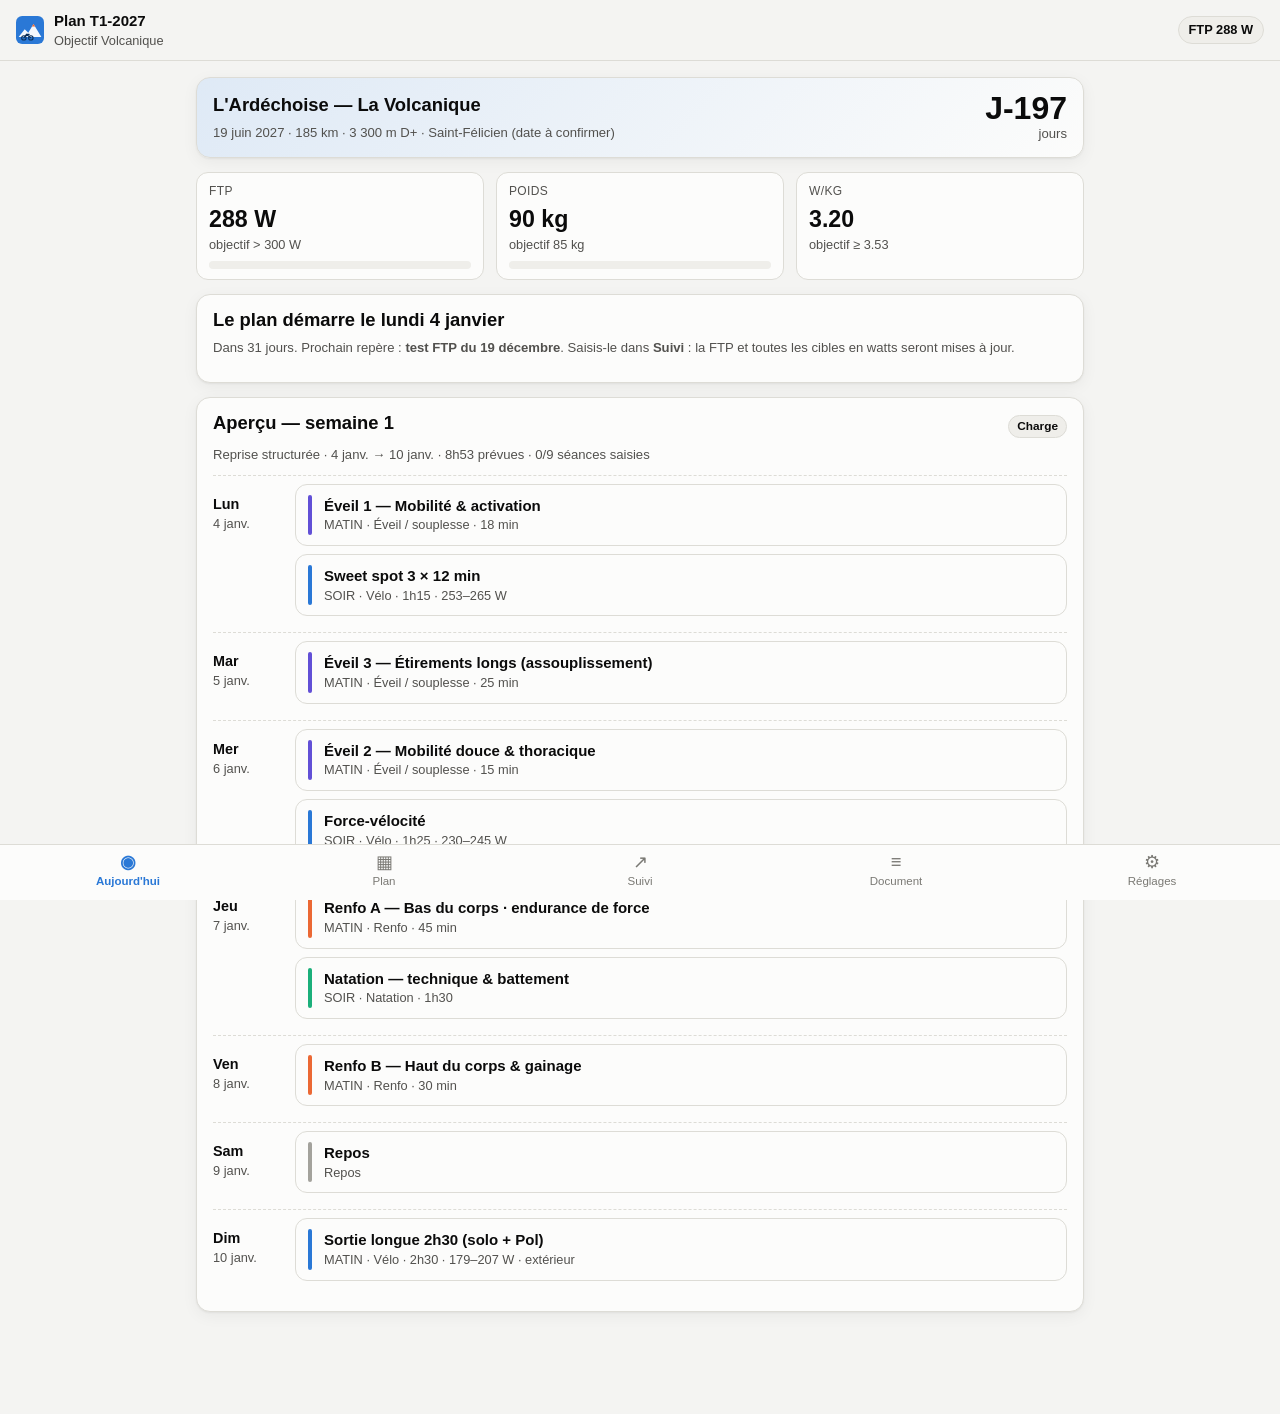
<file: index.html>
<!DOCTYPE html>
<html lang="fr">
<head>
  <meta charset="utf-8">
  <meta name="viewport" content="width=device-width, initial-scale=1, viewport-fit=cover">
  <title>Plan T1-2027 · Objectif Volcanique</title>
  <meta name="description" content="Plan d'entraînement vélo T1-2027 : présentation, suivi des séances (ressenti, watts) et archivage.">
  <meta name="theme-color" content="#2a78d6">
  <meta name="apple-mobile-web-app-capable" content="yes">
  <meta name="apple-mobile-web-app-title" content="Plan T1-2027">
  <link rel="manifest" href="manifest.webmanifest">
  <link rel="icon" href="icon.svg" type="image/svg+xml">
  <link rel="apple-touch-icon" href="icon-192.png">
  <link rel="stylesheet" href="app.css">
</head>
<body>
  <header class="topbar">
    <div class="brand">
      <img src="icon.svg" alt="" width="28" height="28">
      <div>
        <div class="brand-title">Plan T1-2027</div>
        <div class="brand-sub" id="brand-sub">Objectif Volcanique</div>
      </div>
    </div>
    <div class="ftp-chip" id="ftp-chip" title="FTP utilisée pour les cibles"></div>
  </header>

  <main id="view" class="view" aria-live="polite"></main>

  <nav class="tabbar" aria-label="Navigation principale">
    <button data-tab="today" class="active"><span class="ico">◉</span><span>Aujourd'hui</span></button>
    <button data-tab="plan"><span class="ico">▦</span><span>Plan</span></button>
    <button data-tab="suivi"><span class="ico">↗</span><span>Suivi</span></button>
    <button data-tab="doc"><span class="ico">≡</span><span>Document</span></button>
    <button data-tab="settings"><span class="ico">⚙</span><span>Réglages</span></button>
  </nav>

  <dialog id="modal" class="modal">
    <form method="dialog" class="modal-close-row"><button class="icon-btn" aria-label="Fermer">✕</button></form>
    <div id="modal-body"></div>
  </dialog>

  <div id="toast" class="toast" role="status"></div>

  <script src="plan.js"></script>
  <script src="app.js"></script>
</body>
</html>
</file>
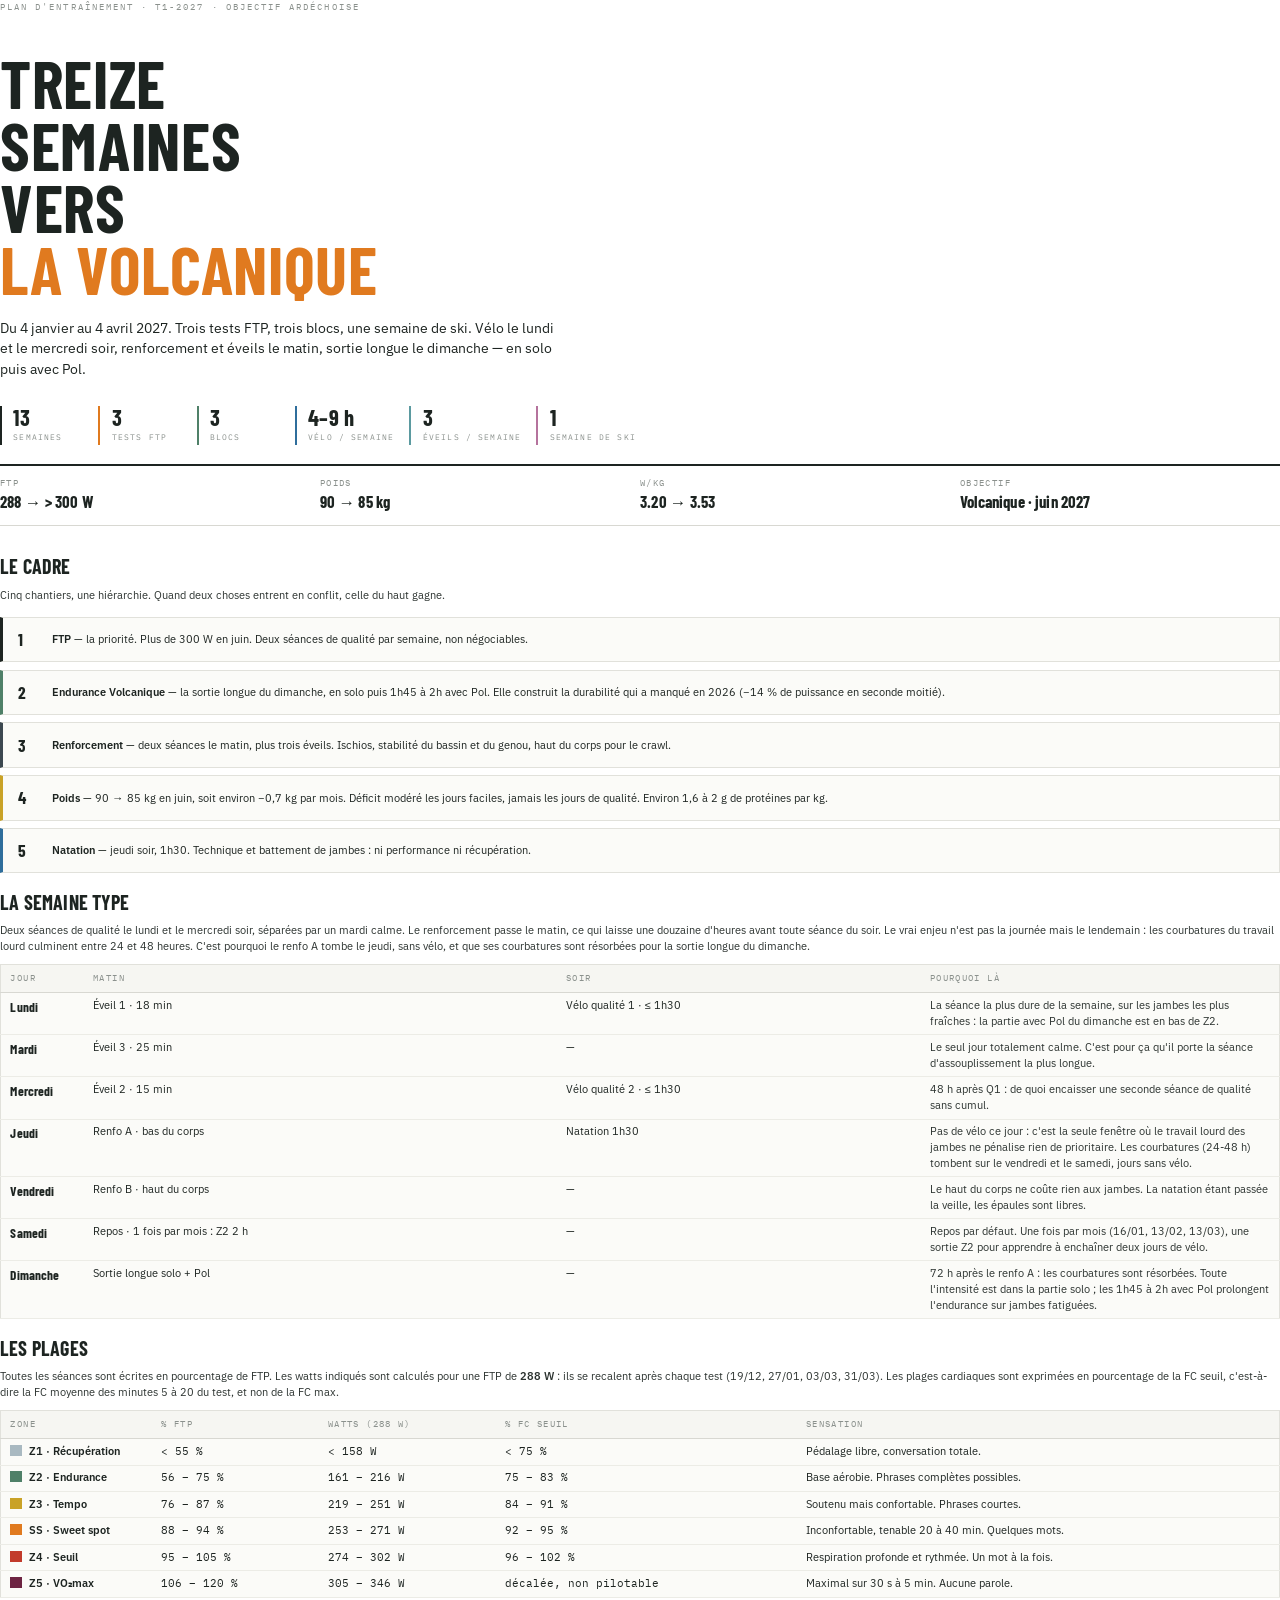
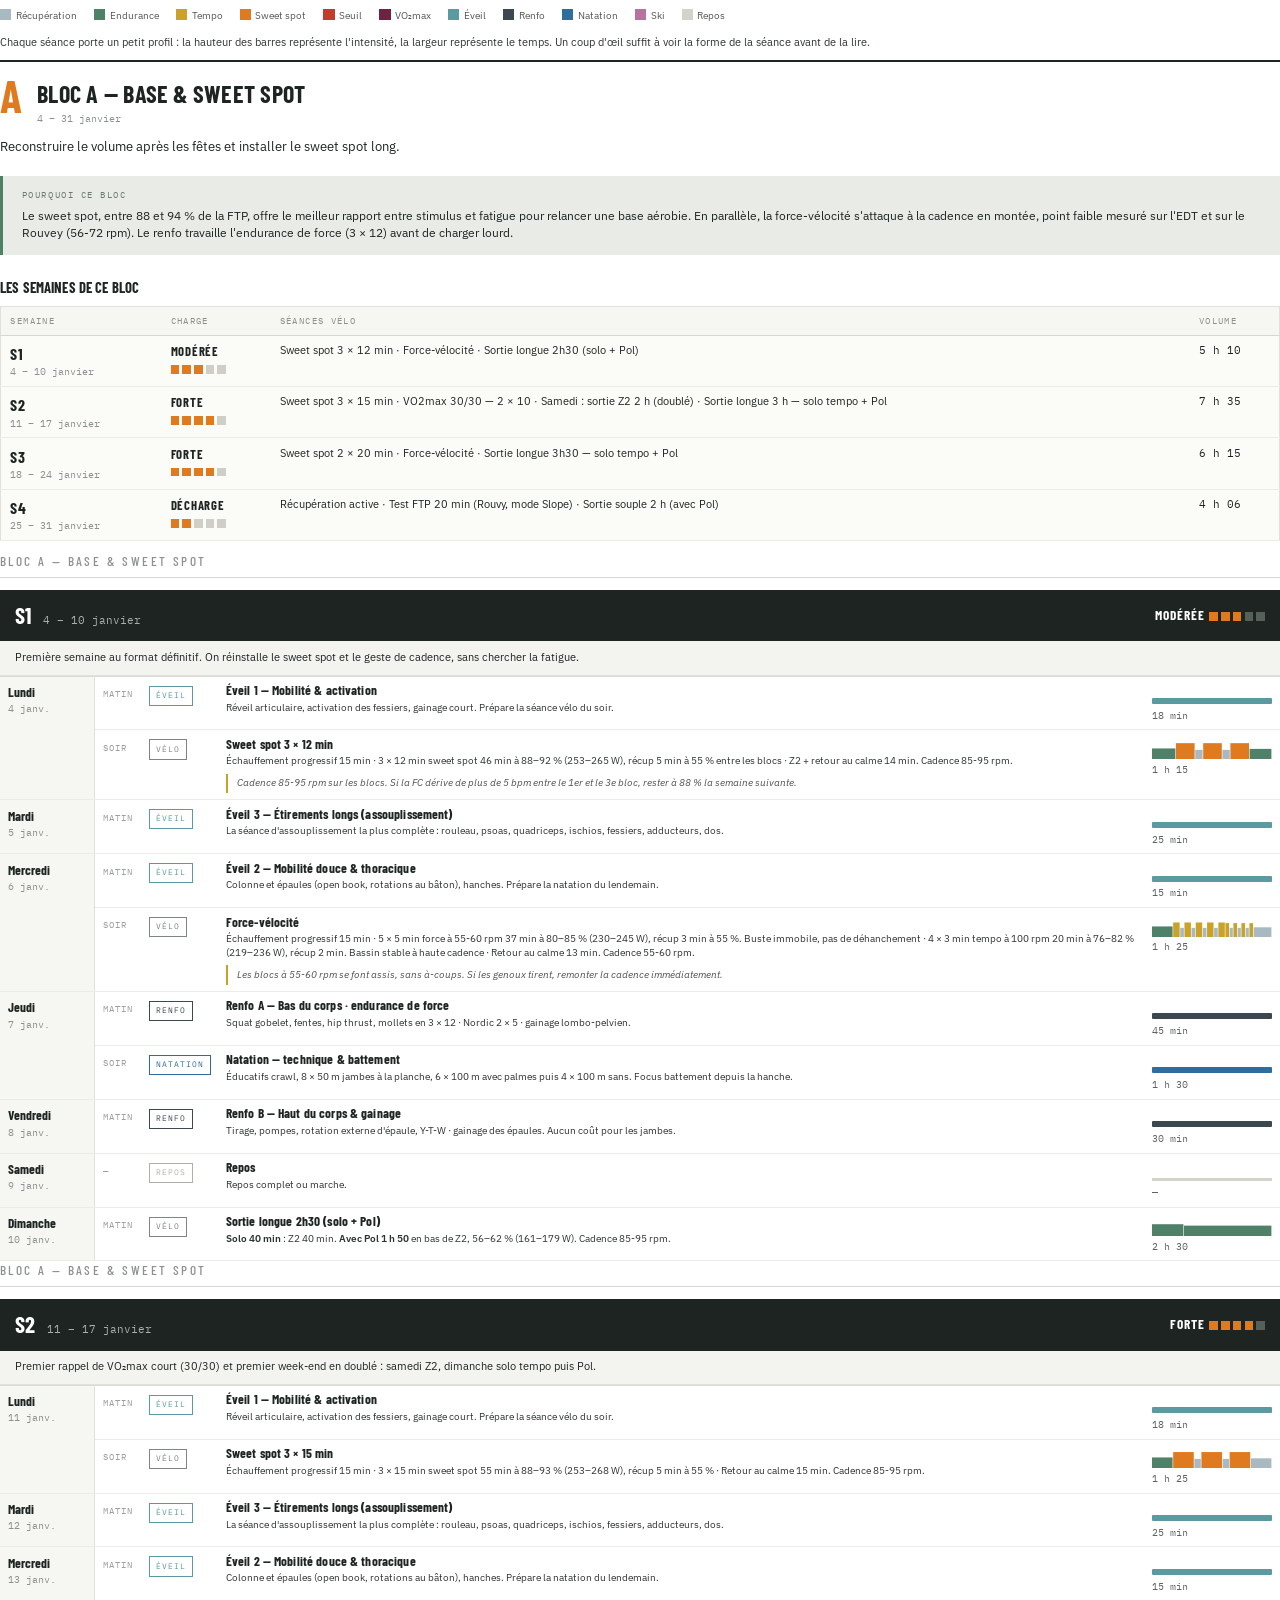
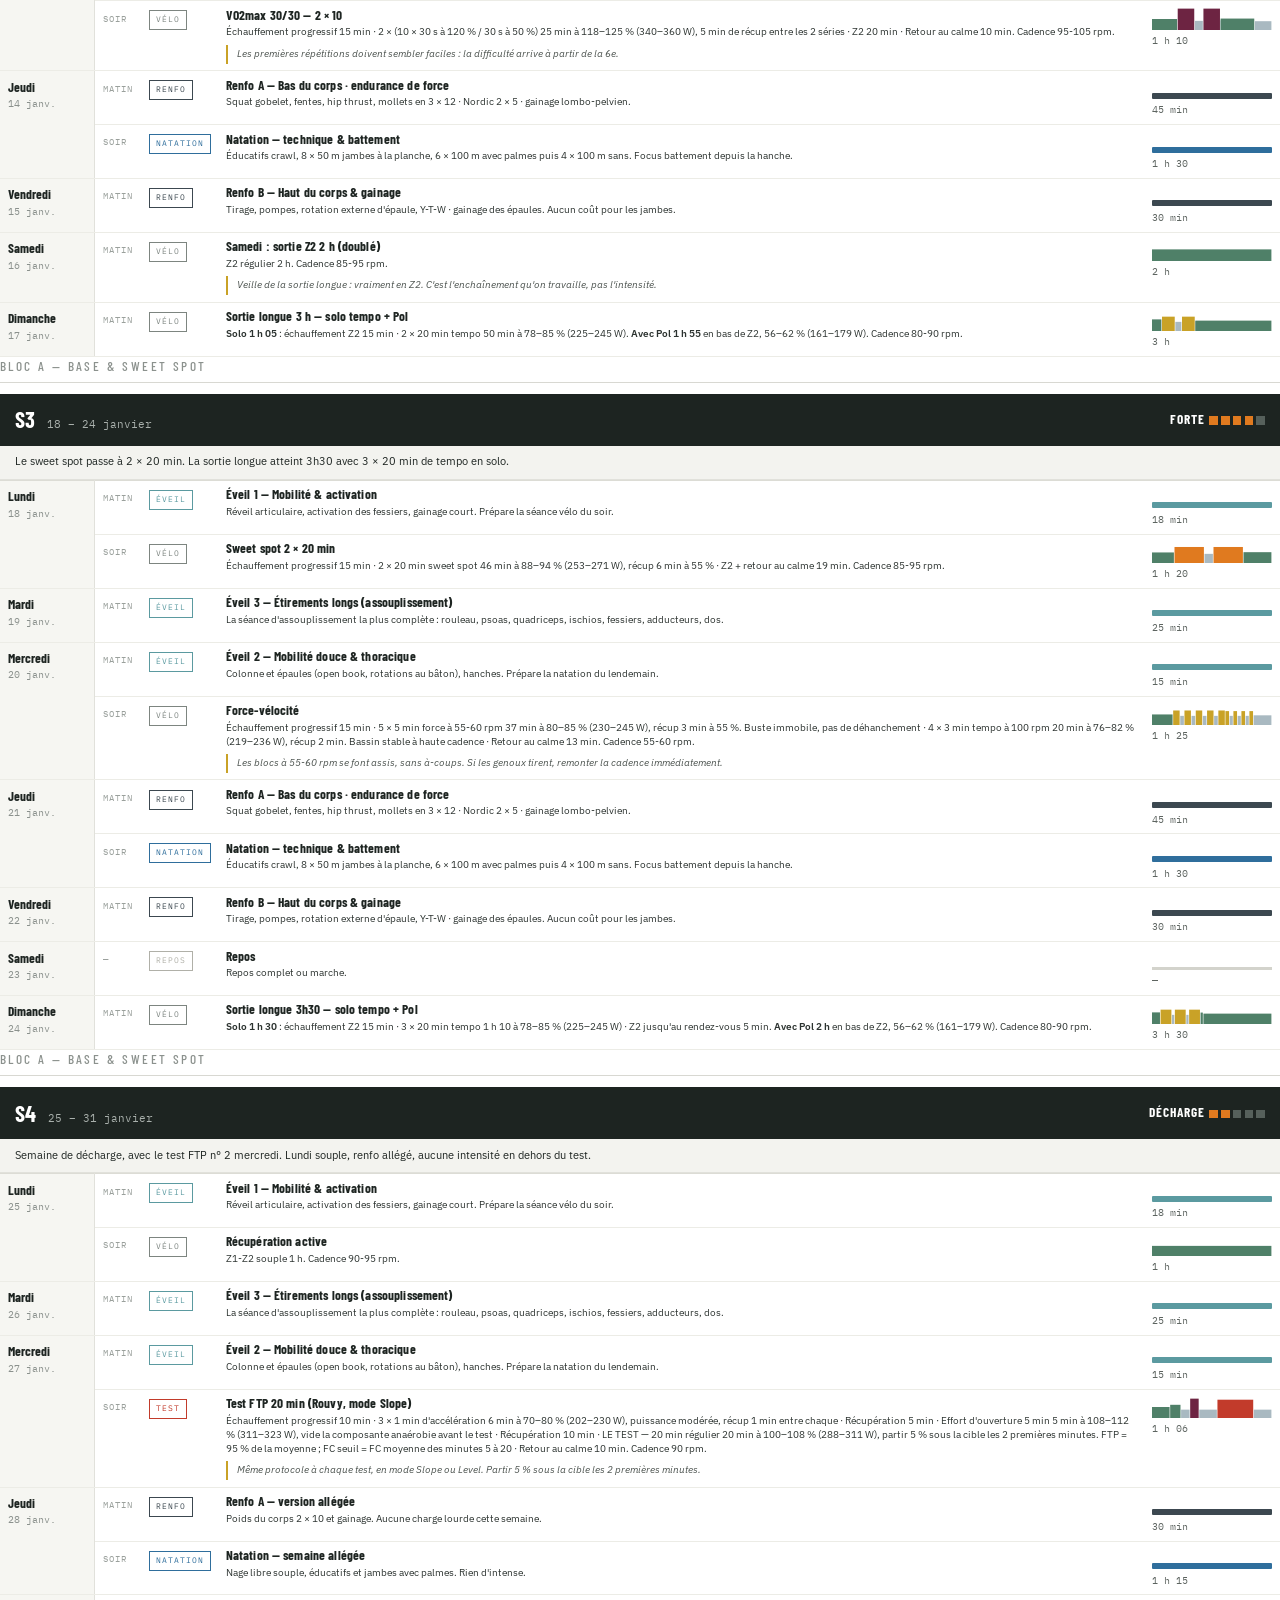
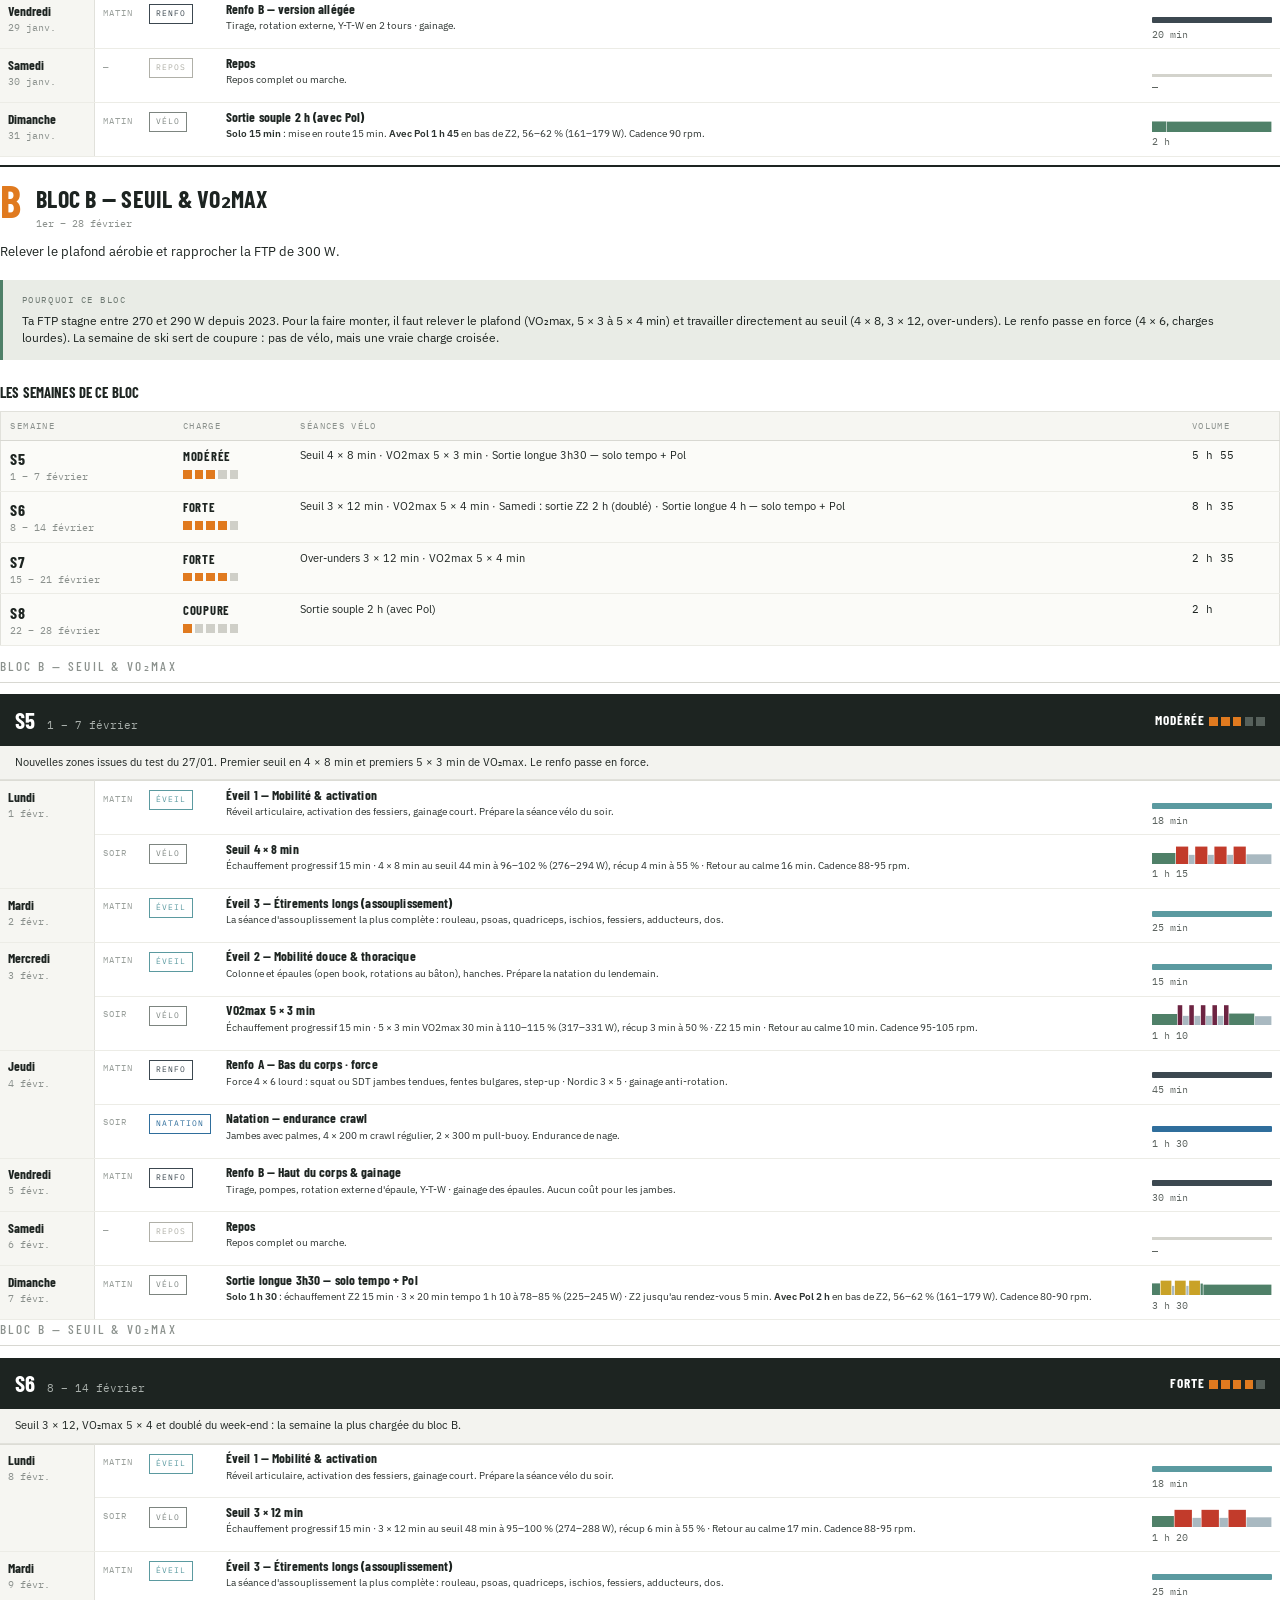
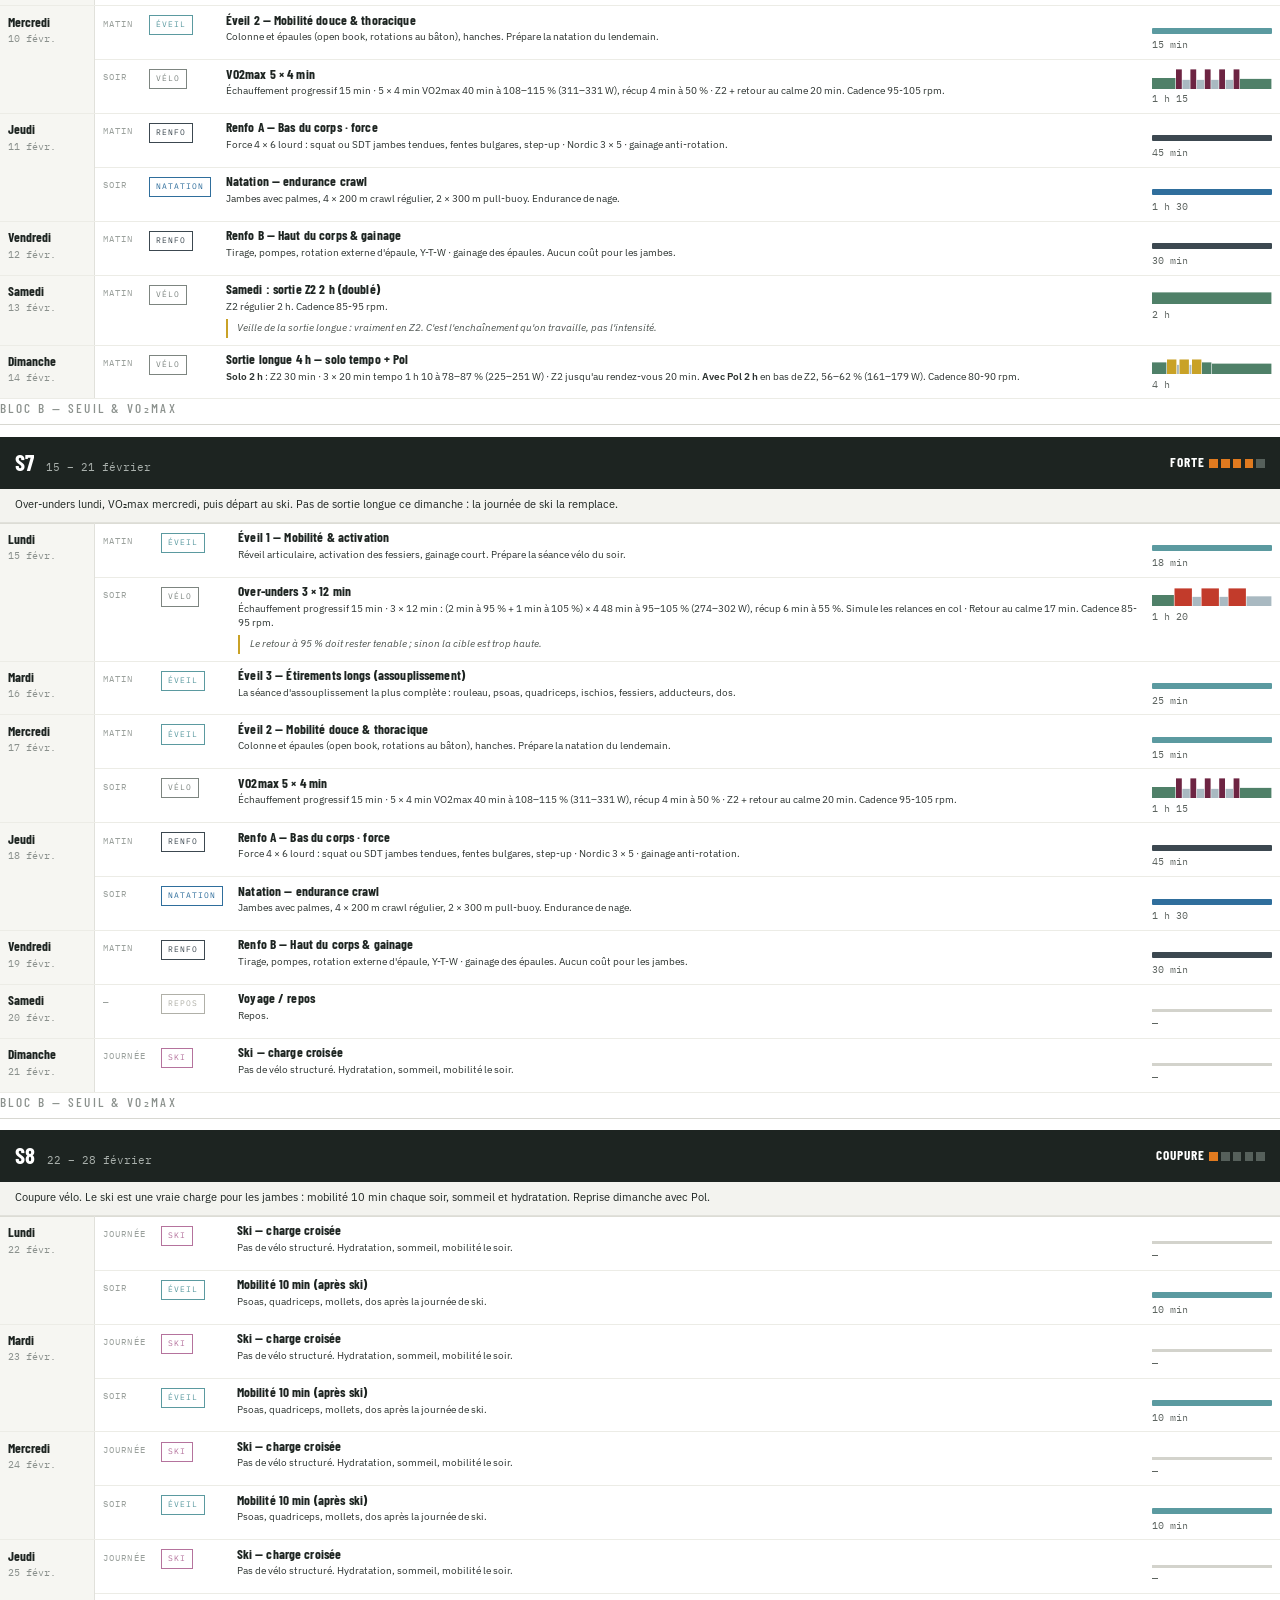
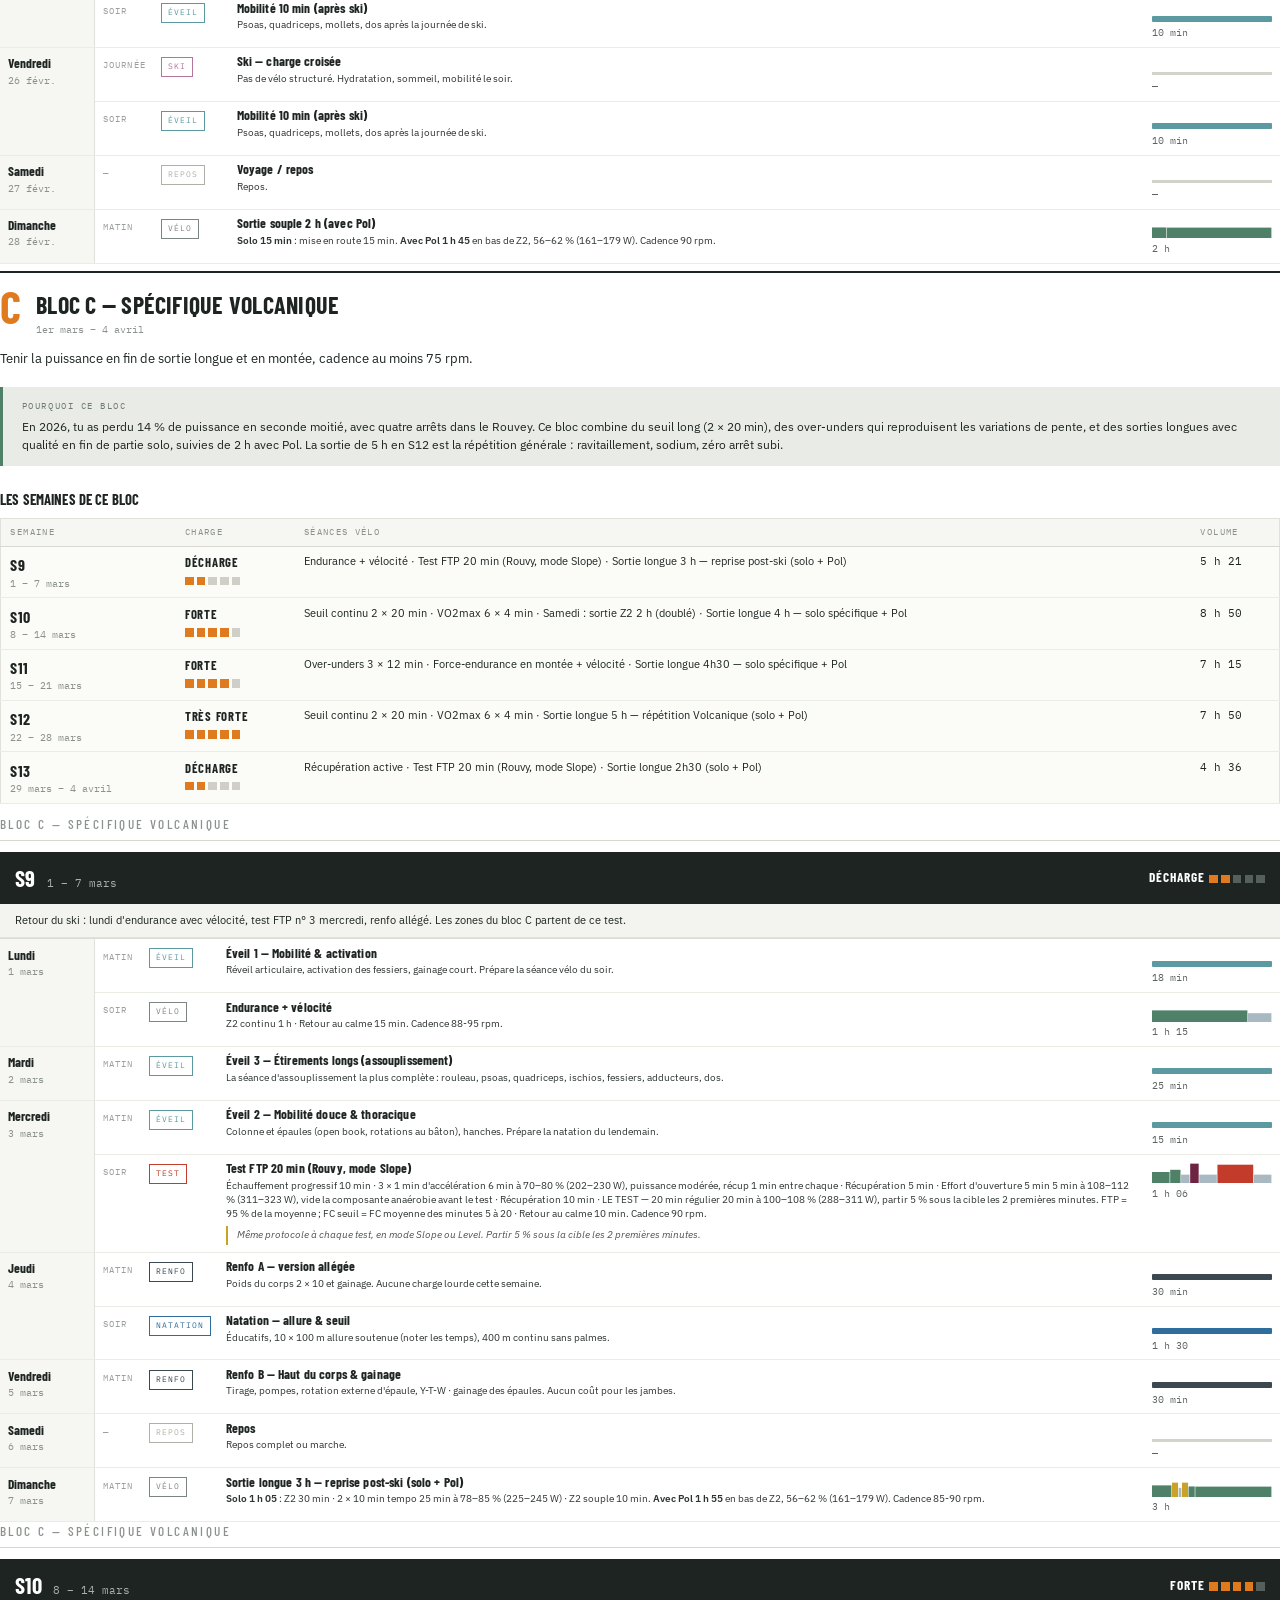
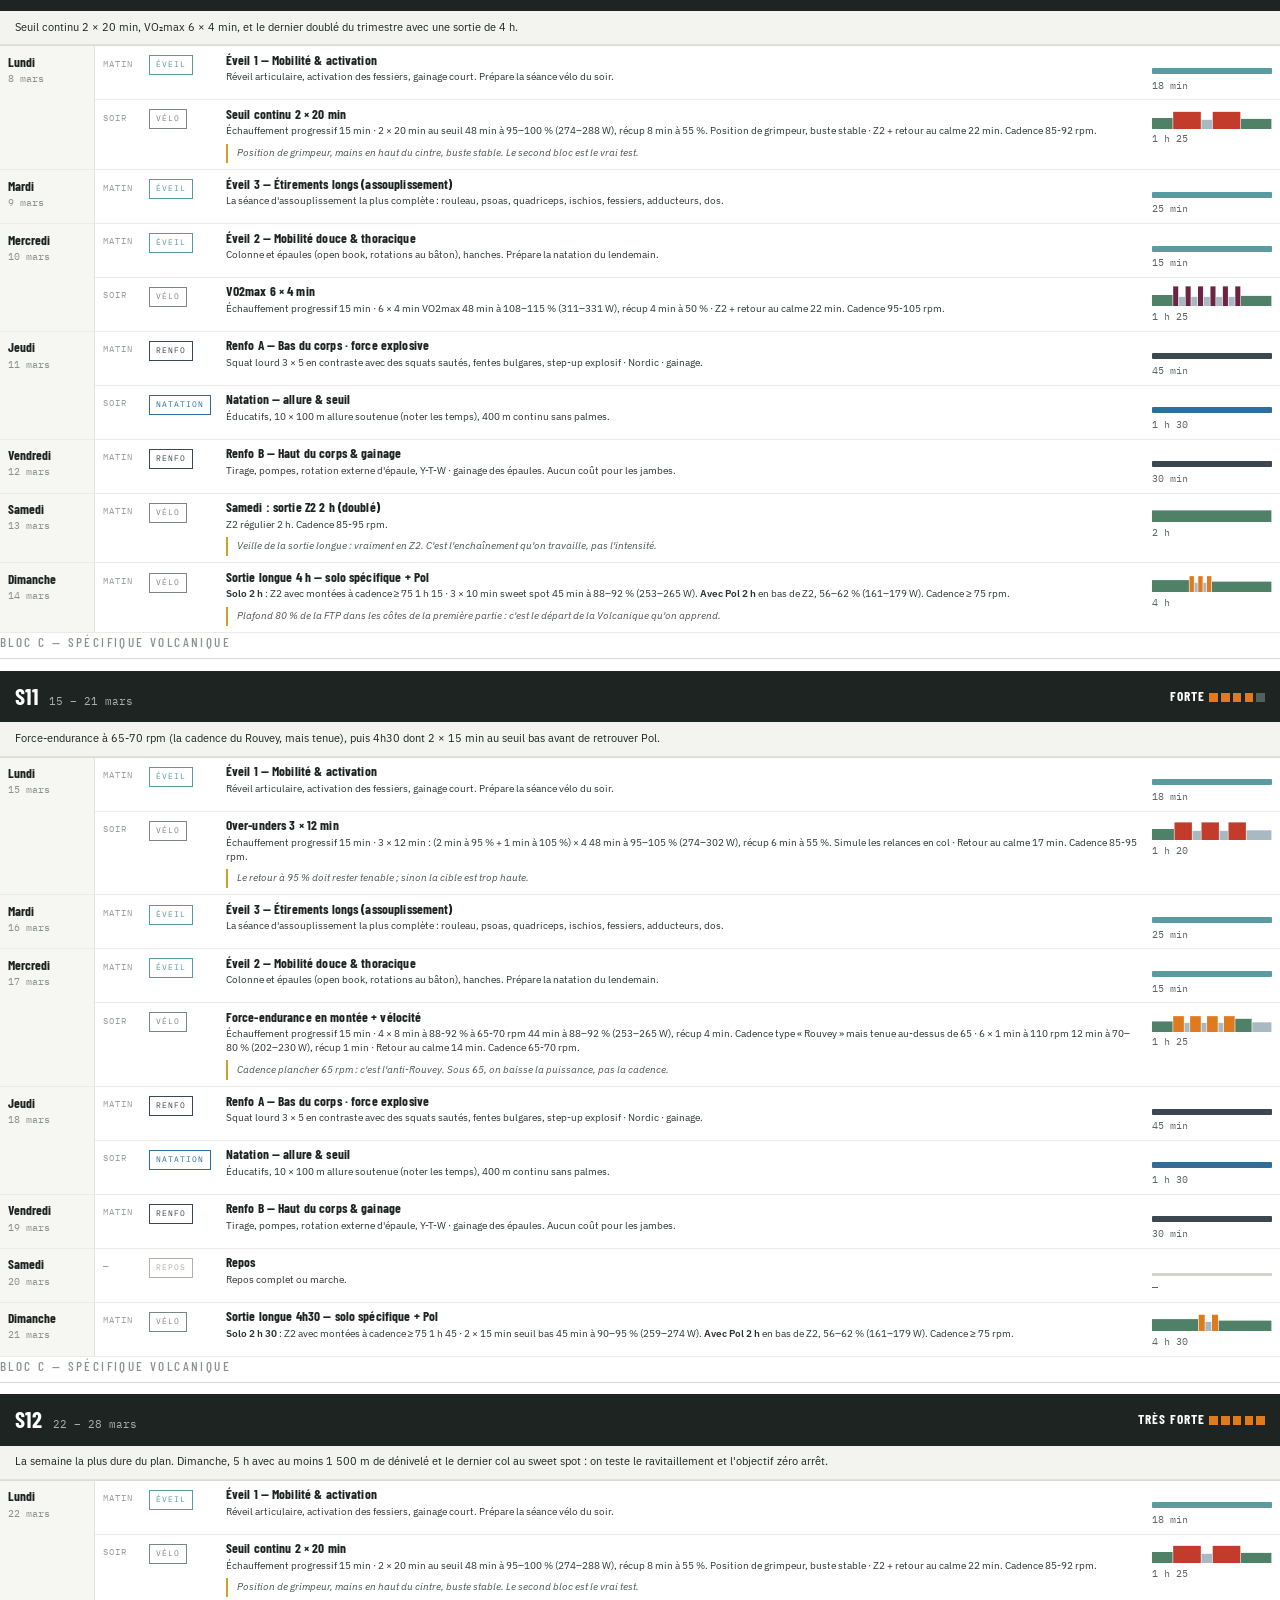
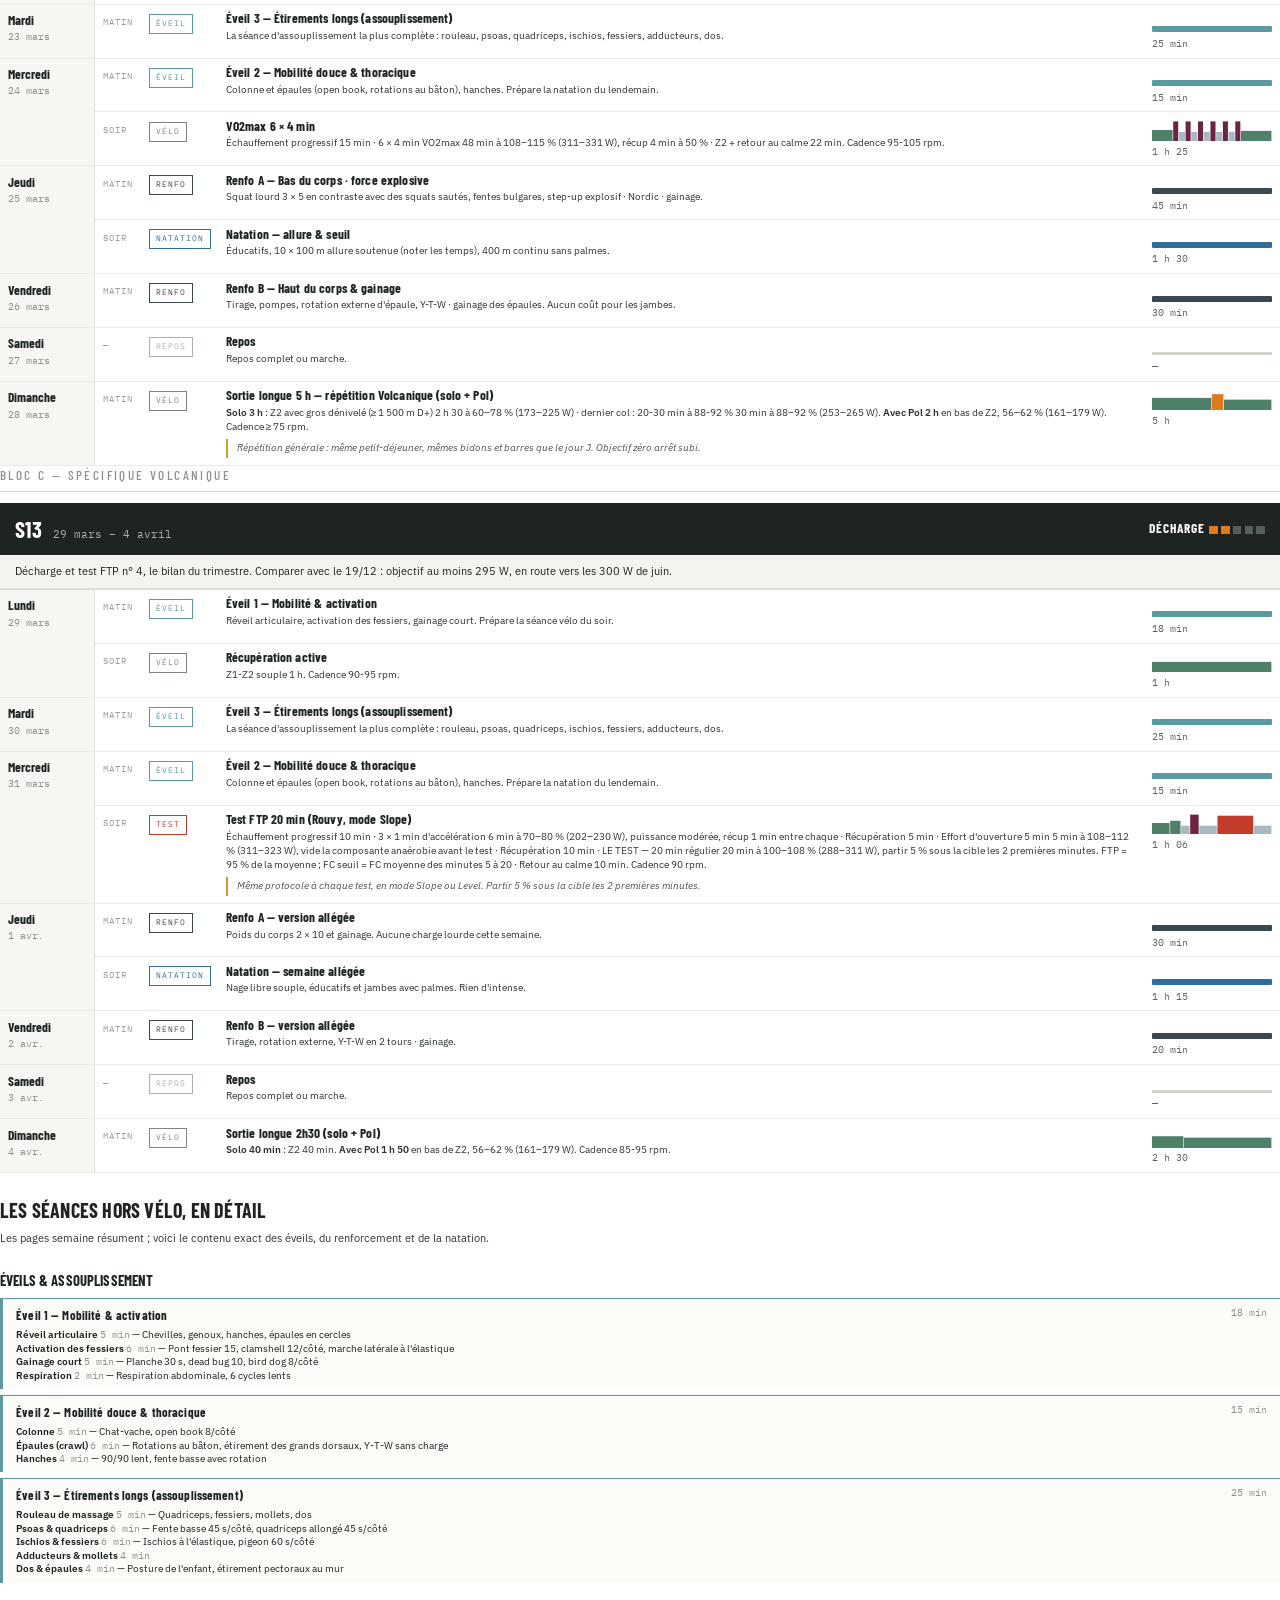
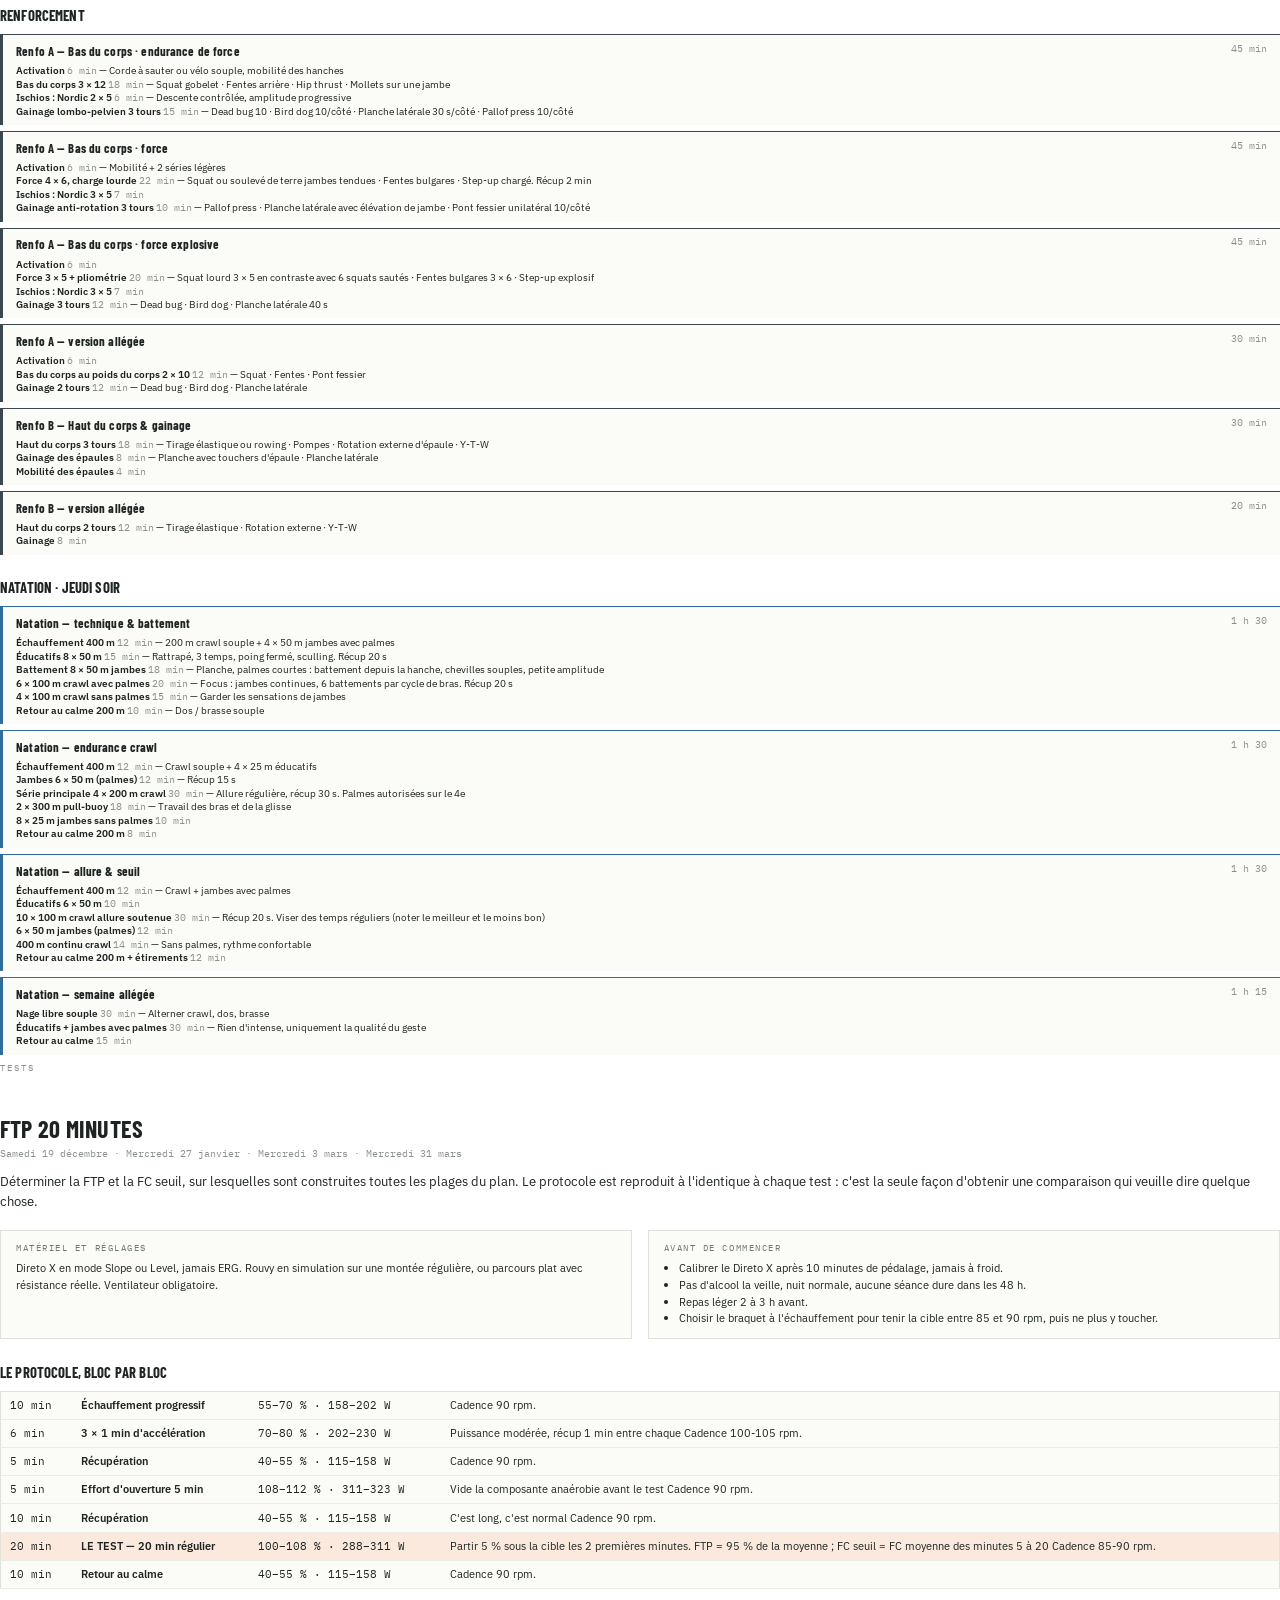
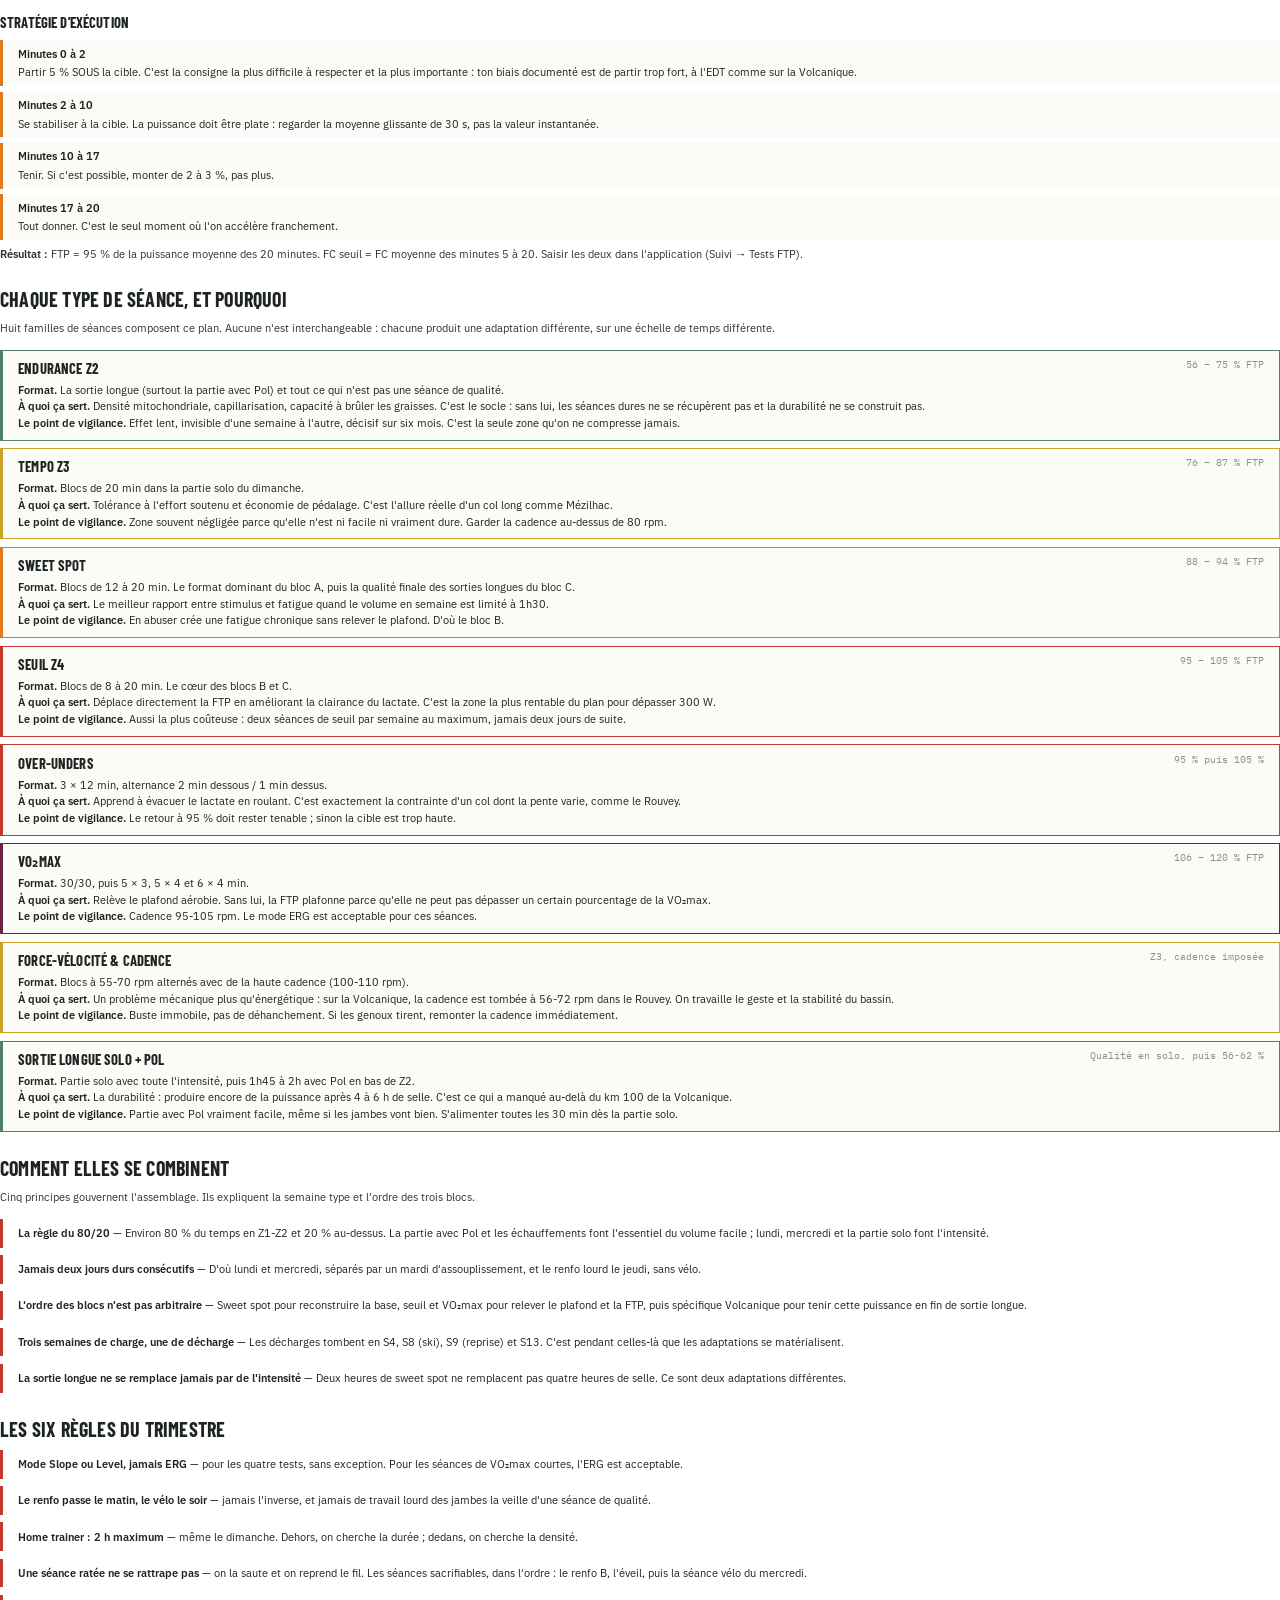
<file: pdf/plan-print.html>
<!DOCTYPE html><html lang="fr"><head><meta charset="utf-8"><title>Plan d'entraînement T1-2027 — 4 janvier au 4 avril 2027</title><style>
@font-face{font-family:"Barlow Condensed";font-weight:500;src:url(fonts/barlow-condensed-latin-500-normal.woff2)}
@font-face{font-family:"Barlow Condensed";font-weight:600;src:url(fonts/barlow-condensed-latin-600-normal.woff2)}
@font-face{font-family:"Barlow Condensed";font-weight:700;src:url(fonts/barlow-condensed-latin-700-normal.woff2)}
@font-face{font-family:"IBM Plex Sans";font-weight:400;src:url(fonts/ibm-plex-sans-latin-400-normal.woff2)}
@font-face{font-family:"IBM Plex Sans";font-weight:400;font-style:italic;src:url(fonts/ibm-plex-sans-latin-400-italic.woff2)}
@font-face{font-family:"IBM Plex Sans";font-weight:500;src:url(fonts/ibm-plex-sans-latin-500-normal.woff2)}
@font-face{font-family:"IBM Plex Sans";font-weight:600;src:url(fonts/ibm-plex-sans-latin-600-normal.woff2)}
@font-face{font-family:"IBM Plex Mono";font-weight:400;src:url(fonts/ibm-plex-mono-latin-400-normal.woff2)}
@font-face{font-family:"IBM Plex Mono";font-weight:500;src:url(fonts/ibm-plex-mono-latin-500-normal.woff2)}
@page{size:A4;margin:13mm 12mm 15mm}
*{box-sizing:border-box}
body{margin:0;font:400 8.6pt/1.45 "IBM Plex Sans",sans-serif;color:#1d2421;-webkit-print-color-adjust:exact;print-color-adjust:exact}
.page{break-after:page;page-break-after:always}
.page:last-child{break-after:auto}
h1,h2,h3,.bt,.wbar b,.st,.day,.cl,.chg,.sth b,.stats b,.goals b,.wn,.dcol b{font-family:"Barlow Condensed",sans-serif;font-weight:700;letter-spacing:.01em}
.mono,.kicker,.lbl,.stats span,.goals .lbl,.slot,.tag,.dur,.tt th{font-family:"IBM Plex Mono",monospace}
.dim{color:#8b918d;font-size:7.4pt}
.kicker{font-size:7pt;letter-spacing:.22em;color:#8b918d;margin-bottom:10mm}
.cover h1{font-size:50pt;line-height:.93;margin:0 0 5mm;text-transform:uppercase;color:#1d2421}
.cover h1 .acc{color:#e07a1f}
.lead{font-size:10.5pt;max-width:150mm;margin:0 0 7mm}
.stats{display:flex;gap:4mm;margin-bottom:5mm}
.stats div{border-left:2px solid #1d2421;padding:0 0 0 3mm;min-width:22mm}
.stats div:nth-child(2){border-color:#e07a1f}.stats div:nth-child(3){border-color:#4f8068}.stats div:nth-child(4){border-color:#2f6e9c}.stats div:nth-child(5){border-color:#5b9aa0}.stats div:nth-child(6){border-color:#b5739d}
.stats b{display:block;font-size:17pt;line-height:1}.stats span{font-size:6.2pt;letter-spacing:.14em;color:#8b918d}
.goals{display:grid;grid-template-columns:repeat(4,1fr);border-top:2px solid #1d2421;border-bottom:1px solid #d8d8d2;padding:3mm 0;margin-bottom:7mm}
.goals .lbl{display:block;font-size:6.4pt;letter-spacing:.16em;color:#8b918d}.goals b{font-size:12.5pt}
h2{font-size:15pt;text-transform:uppercase;margin:6mm 0 1.5mm}
.cover h2{margin-top:0}
h3{font-size:11pt;text-transform:uppercase;margin:6mm 0 2mm}
.sub{color:#2c3330;margin:0 0 3.5mm;max-width:150mm}.sub.wide{max-width:none}
.cadre{display:flex;gap:4mm;align-items:center;border:1px solid #e1e1db;border-left:3px solid #1d2421;padding:2.4mm 4mm;margin-bottom:2mm;background:#fbfbf8}
.cadre .num{font-family:"Barlow Condensed";font-weight:700;font-size:13pt;width:5mm}
.cadre p{margin:0}.c2{border-left-color:#4f8068}.c3{border-left-color:#3c4850}.c4{border-left-color:#c9a227}.c5{border-left-color:#2f6e9c}
.tt{width:100%;border-collapse:collapse;border:1px solid #e1e1db;margin-bottom:3mm}
.tt th{font-size:6.4pt;letter-spacing:.16em;color:#8b918d;font-weight:400;text-align:left;padding:2mm 2.5mm;border-bottom:1px solid #d8d8d2;background:#f6f6f2}
.tt td{padding:1.7mm 2.5mm;border-bottom:1px solid #ecece6;vertical-align:top;background:#fbfbf8}
.tt td.day{font-size:10pt;width:22mm}.tt td.why{color:#2c3330;width:95mm}
.zones td{vertical-align:middle}.zones td:first-child{white-space:nowrap;width:40mm}.zones td.mono{white-space:nowrap}.sw{display:inline-block;width:3mm;height:3mm;margin-right:2mm;vertical-align:-1px}
.legend{display:flex;flex-wrap:wrap;gap:2.5mm 4.5mm;margin:3mm 0;font-size:7.2pt;color:#555}
.legend i{display:inline-block;width:3mm;height:3mm;margin-right:1.2mm;vertical-align:-1px}
.bhead{display:flex;gap:4mm;align-items:flex-start;border-top:2px solid #1d2421;padding-top:4mm;margin-top:2mm}
.letter{font-family:"Barlow Condensed";font-weight:700;font-size:34pt;line-height:.8;color:#e07a1f}
.bt{font-size:18pt;text-transform:uppercase;margin:0}
.goal{font-size:10pt;margin:3mm 0 5mm 0}
.whybox{background:#e9ece6;border-left:3px solid #4f8068;padding:3.5mm 5mm;margin-bottom:6mm}
.whybox .lbl,.box .lbl{font-size:6.4pt;letter-spacing:.18em;color:#6f7a73;margin-bottom:1.5mm}
.whybox p{margin:0;font-size:9pt}
.wn{font-size:12pt}.cl{font-size:9.5pt;letter-spacing:.06em}
.sq{display:inline-flex;gap:.8mm;vertical-align:middle}.sq i{width:2.3mm;height:2.3mm;background:#cfcfc8;display:inline-block}.sq i.on{background:#e07a1f}
.runner{font-family:"Barlow Condensed";font-weight:500;font-size:10pt;letter-spacing:.18em;color:#8b918d;border-bottom:1px solid #d8d8d2;padding-bottom:1.5mm;margin-bottom:3mm}
.wbar{display:flex;justify-content:space-between;align-items:center;background:#1d2421;color:#fff;padding:2.5mm 4mm}
.wbar b{font-size:17pt;margin-right:3mm}.wbar .mono{color:#a9b0ac;font-size:8pt}
.wbar .chg{font-size:10pt;letter-spacing:.08em}.wbar .sq i{background:#56605b}.wbar .sq i.on{background:#e07a1f}
.wdesc{background:#f3f3ef;padding:2.3mm 4mm;font-size:8.2pt;border-bottom:1px solid #e1e1db}
.days{width:100%;border-collapse:collapse}
.days td{padding:1.7mm 2mm;vertical-align:top;border-bottom:1px solid #ecece6}
.days tr.first td{border-top:1px solid #dcdcd5}
.dcol{width:25mm;background:#f6f6f2;border-right:1px solid #e1e1db}.dcol b{font-size:10pt;display:block}
.slot{width:12mm;font-size:6.4pt;letter-spacing:.14em;color:#9aa09c;padding-top:3mm!important}
.tagc{width:20mm;padding-top:2.4mm!important}.tag{display:inline-block;border:1px solid;font-size:6.2pt;letter-spacing:.12em;padding:.8mm 1.6mm;background:#fff}
.cont .st{font-size:10pt;line-height:1.15;margin-bottom:.6mm}.cont .sd{font-size:7.6pt;line-height:1.38;color:#2c3330}
.tip{font-style:italic;font-size:7.6pt;color:#4a514d;border-left:2px solid;padding:.6mm 0 .6mm 2.5mm;margin-top:1.4mm}
.prof{width:35mm;text-align:left}.prof svg{display:block}.dur{font-size:7.4pt;color:#5d6460;margin-top:1mm}
.days tr{break-inside:avoid}
.two{display:grid;grid-template-columns:1fr 1fr;gap:4mm;margin:4mm 0}
.box{border:1px solid #e1e1db;background:#fbfbf8;padding:3mm 4mm}.box p{margin:0}.box ul{margin:0;padding-left:4mm}
.proto td{vertical-align:middle;padding:1.4mm 2.5mm}.proto td.mono{white-space:nowrap}.proto tr.hl td{background:#fbe9de}
.pace{border-left:3px solid #e07a1f;background:#fbfbf8;padding:1.4mm 4mm;margin-bottom:1.5mm}.pace p{margin:.5mm 0 0}
.stype{font-size:8pt;border:1px solid #e1e1db;border-left:3px solid;padding:1.9mm 4mm;margin-bottom:2mm;break-inside:avoid;background:#fbfbf8}
.sth{display:flex;justify-content:space-between;margin-bottom:1mm}.sth b{font-size:11pt}
.stype p{margin:.3mm 0}
.rule{border-left:3px solid #c23b2b;padding:1.6mm 0 1.6mm 4mm;margin-bottom:2mm}
.libw{border-left:3px solid;background:#fbfbf8;border-top:1px solid #ecece6;padding:1.8mm 3.5mm;margin-bottom:1.6mm;break-inside:avoid}.libw .sth b{font-size:9.5pt}.libs{display:flex;flex-direction:column;font-size:7.5pt;line-height:1.35}
.p2{font-size:8.1pt}.p2 .tt td{padding:1.3mm 2.5mm}.p2 h2{margin-top:4mm}.p2 .sub{margin-bottom:2.5mm}
.endnote{margin-top:10mm;font-size:6.8pt;color:#8b918d;border-top:1px solid #d8d8d2;padding-top:2mm}
</style></head><body><section class="page cover">
  <div class="kicker">PLAN D'ENTRAÎNEMENT · T1-2027 · OBJECTIF ARDÉCHOISE</div>
  <h1><span class="">TREIZE</span><br><span class="">SEMAINES</span><br><span class="">VERS</span><br><span class="acc">LA VOLCANIQUE</span></h1>
  <p class="lead">Du 4 janvier au 4 avril 2027. Trois tests FTP, trois blocs, une semaine de ski. Vélo le lundi et le mercredi soir, renforcement et éveils le matin, sortie longue le dimanche — en solo puis avec Pol.</p>
  <div class="stats">
    <div><b>13</b><span>SEMAINES</span></div><div><b>3</b><span>TESTS FTP</span></div><div><b>3</b><span>BLOCS</span></div>
    <div><b>4–9 h</b><span>VÉLO / SEMAINE</span></div><div><b>3</b><span>ÉVEILS / SEMAINE</span></div><div><b>1</b><span>SEMAINE DE SKI</span></div>
  </div>
  <div class="goals"><div><span class="lbl">FTP</span><b>288 → &gt; 300 W</b></div><div><span class="lbl">POIDS</span><b>90 → 85 kg</b></div><div><span class="lbl">W/KG</span><b>3.20 → 3.53</b></div><div><span class="lbl">OBJECTIF</span><b>Volcanique · juin 2027</b></div></div>
  <h2>Le cadre</h2><p class="sub">Cinq chantiers, une hiérarchie. Quand deux choses entrent en conflit, celle du haut gagne.</p>
  <div class="cadre c1"><span class="num">1</span><p><b>FTP</b> — la priorité. Plus de 300 W en juin. Deux séances de qualité par semaine, non négociables.</p></div><div class="cadre c2"><span class="num">2</span><p><b>Endurance Volcanique</b> — la sortie longue du dimanche, en solo puis 1h45 à 2h avec Pol. Elle construit la durabilité qui a manqué en 2026 (−14 % de puissance en seconde moitié).</p></div><div class="cadre c3"><span class="num">3</span><p><b>Renforcement</b> — deux séances le matin, plus trois éveils. Ischios, stabilité du bassin et du genou, haut du corps pour le crawl.</p></div><div class="cadre c4"><span class="num">4</span><p><b>Poids</b> — 90 → 85 kg en juin, soit environ −0,7 kg par mois. Déficit modéré les jours faciles, jamais les jours de qualité. Environ 1,6 à 2 g de protéines par kg.</p></div><div class="cadre c5"><span class="num">5</span><p><b>Natation</b> — jeudi soir, 1h30. Technique et battement de jambes : ni performance ni récupération.</p></div>
</section><section class="page p2">
  <h2>La semaine type</h2>
  <p class="sub wide">Deux séances de qualité le lundi et le mercredi soir, séparées par un mardi calme. Le renforcement passe le matin, ce qui laisse une douzaine d'heures avant toute séance du soir. Le vrai enjeu n'est pas la journée mais le lendemain : les courbatures du travail lourd culminent entre 24 et 48 heures. C'est pourquoi le renfo A tombe le jeudi, sans vélo, et que ses courbatures sont résorbées pour la sortie longue du dimanche.</p>
  <table class="tt"><thead><tr><th>JOUR</th><th>MATIN</th><th>SOIR</th><th>POURQUOI LÀ</th></tr></thead><tbody>
  <tr><td class="day">Lundi</td><td>Éveil 1 · 18 min</td><td>Vélo qualité 1 · ≤ 1h30</td><td class="why">La séance la plus dure de la semaine, sur les jambes les plus fraîches : la partie avec Pol du dimanche est en bas de Z2.</td></tr><tr><td class="day">Mardi</td><td>Éveil 3 · 25 min</td><td>—</td><td class="why">Le seul jour totalement calme. C'est pour ça qu'il porte la séance d'assouplissement la plus longue.</td></tr><tr><td class="day">Mercredi</td><td>Éveil 2 · 15 min</td><td>Vélo qualité 2 · ≤ 1h30</td><td class="why">48 h après Q1 : de quoi encaisser une seconde séance de qualité sans cumul.</td></tr><tr><td class="day">Jeudi</td><td>Renfo A · bas du corps</td><td>Natation 1h30</td><td class="why">Pas de vélo ce jour : c'est la seule fenêtre où le travail lourd des jambes ne pénalise rien de prioritaire. Les courbatures (24-48 h) tombent sur le vendredi et le samedi, jours sans vélo.</td></tr><tr><td class="day">Vendredi</td><td>Renfo B · haut du corps</td><td>—</td><td class="why">Le haut du corps ne coûte rien aux jambes. La natation étant passée la veille, les épaules sont libres.</td></tr><tr><td class="day">Samedi</td><td>Repos · 1 fois par mois : Z2 2 h</td><td>—</td><td class="why">Repos par défaut. Une fois par mois (16/01, 13/02, 13/03), une sortie Z2 pour apprendre à enchaîner deux jours de vélo.</td></tr><tr><td class="day">Dimanche</td><td>Sortie longue solo + Pol</td><td>—</td><td class="why">72 h après le renfo A : les courbatures sont résorbées. Toute l'intensité est dans la partie solo ; les 1h45 à 2h avec Pol prolongent l'endurance sur jambes fatiguées.</td></tr></tbody></table>
  <h2>Les plages</h2>
  <p class="sub wide">Toutes les séances sont écrites en pourcentage de FTP. Les watts indiqués sont calculés pour une FTP de <b>288 W</b> : ils se recalent après chaque test (19/12, 27/01, 03/03, 31/03). Les plages cardiaques sont exprimées en pourcentage de la FC seuil, c'est-à-dire la FC moyenne des minutes 5 à 20 du test, et non de la FC max.</p>
  <table class="tt zones"><thead><tr><th>ZONE</th><th>% FTP</th><th>WATTS (288 W)</th><th>% FC SEUIL</th><th>SENSATION</th></tr></thead><tbody>
  <tr><td><span class="sw" style="background:#a9b9c1"></span><b>Z1 · Récupération</b></td><td class="mono">&lt; 55 %</td><td class="mono">&lt; 158 W</td><td class="mono">&lt; 75 %</td><td>Pédalage libre, conversation totale.</td></tr><tr><td><span class="sw" style="background:#4f8068"></span><b>Z2 · Endurance</b></td><td class="mono">56 – 75 %</td><td class="mono">161 – 216 W</td><td class="mono">75 – 83 %</td><td>Base aérobie. Phrases complètes possibles.</td></tr><tr><td><span class="sw" style="background:#c9a227"></span><b>Z3 · Tempo</b></td><td class="mono">76 – 87 %</td><td class="mono">219 – 251 W</td><td class="mono">84 – 91 %</td><td>Soutenu mais confortable. Phrases courtes.</td></tr><tr><td><span class="sw" style="background:#e07a1f"></span><b>SS · Sweet spot</b></td><td class="mono">88 – 94 %</td><td class="mono">253 – 271 W</td><td class="mono">92 – 95 %</td><td>Inconfortable, tenable 20 à 40 min. Quelques mots.</td></tr><tr><td><span class="sw" style="background:#c23b2b"></span><b>Z4 · Seuil</b></td><td class="mono">95 – 105 %</td><td class="mono">274 – 302 W</td><td class="mono">96 – 102 %</td><td>Respiration profonde et rythmée. Un mot à la fois.</td></tr><tr><td><span class="sw" style="background:#6d2442"></span><b>Z5 · VO₂max</b></td><td class="mono">106 – 120 %</td><td class="mono">305 – 346 W</td><td class="mono">décalée, non pilotable</td><td>Maximal sur 30 s à 5 min. Aucune parole.</td></tr></tbody></table>
  <div class="legend"><span><i style="background:#a9b9c1"></i>Récupération</span><span><i style="background:#4f8068"></i>Endurance</span><span><i style="background:#c9a227"></i>Tempo</span><span><i style="background:#e07a1f"></i>Sweet spot</span><span><i style="background:#c23b2b"></i>Seuil</span><span><i style="background:#6d2442"></i>VO₂max</span><span><i style="background:#5b9aa0"></i>Éveil</span><span><i style="background:#3c4850"></i>Renfo</span><span><i style="background:#2f6e9c"></i>Natation</span><span><i style="background:#b5739d"></i>Ski</span><span><i style="background:#d3d3cc"></i>Repos</span></div>
  <p class="sub wide">Chaque séance porte un petit profil : la hauteur des barres représente l'intensité, la largeur représente le temps. Un coup d'œil suffit à voir la forme de la séance avant de la lire.</p>
</section><section class="page">
    <div class="bhead"><span class="letter">A</span><div><h2 class="bt">BLOC A — BASE &amp; SWEET SPOT</h2><div class="mono dim">4 – 31 janvier</div></div></div>
    <p class="goal">Reconstruire le volume après les fêtes et installer le sweet spot long.</p>
    <div class="whybox"><div class="lbl">POURQUOI CE BLOC</div><p>Le sweet spot, entre 88 et 94 % de la FTP, offre le meilleur rapport entre stimulus et fatigue pour relancer une base aérobie. En parallèle, la force-vélocité s'attaque à la cadence en montée, point faible mesuré sur l'EDT et sur le Rouvey (56-72 rpm). Le renfo travaille l'endurance de force (3 × 12) avant de charger lourd.</p></div>
    <h3>Les semaines de ce bloc</h3>
    <table class="tt bw"><thead><tr><th>SEMAINE</th><th>CHARGE</th><th>SÉANCES VÉLO</th><th>VOLUME</th></tr></thead><tbody>
    <tr><td><b class="wn">S1</b><div class="mono dim">4 – 10 janvier</div></td><td><div class="cl">MODÉRÉE</div><span class="sq"><i class="on"></i><i class="on"></i><i class="on"></i><i class=""></i><i class=""></i></span></td><td>Sweet spot 3 × 12 min · Force-vélocité · Sortie longue 2h30 (solo + Pol)</td><td class="mono">5 h 10</td></tr><tr><td><b class="wn">S2</b><div class="mono dim">11 – 17 janvier</div></td><td><div class="cl">FORTE</div><span class="sq"><i class="on"></i><i class="on"></i><i class="on"></i><i class="on"></i><i class=""></i></span></td><td>Sweet spot 3 × 15 min · VO2max 30/30 — 2 × 10 · Samedi : sortie Z2 2 h (doublé) · Sortie longue 3 h — solo tempo + Pol</td><td class="mono">7 h 35</td></tr><tr><td><b class="wn">S3</b><div class="mono dim">18 – 24 janvier</div></td><td><div class="cl">FORTE</div><span class="sq"><i class="on"></i><i class="on"></i><i class="on"></i><i class="on"></i><i class=""></i></span></td><td>Sweet spot 2 × 20 min · Force-vélocité · Sortie longue 3h30 — solo tempo + Pol</td><td class="mono">6 h 15</td></tr><tr><td><b class="wn">S4</b><div class="mono dim">25 – 31 janvier</div></td><td><div class="cl">DÉCHARGE</div><span class="sq"><i class="on"></i><i class="on"></i><i class=""></i><i class=""></i><i class=""></i></span></td><td>Récupération active · Test FTP 20 min (Rouvy, mode Slope) · Sortie souple 2 h (avec Pol)</td><td class="mono">4 h 06</td></tr>
    </tbody></table>
  </section><section class="page week">
      <div class="runner">BLOC A — BASE &amp; SWEET SPOT</div>
      <div class="wbar"><div><b>S1</b><span class="mono">4 – 10 janvier</span></div><div class="chg">MODÉRÉE <span class="sq"><i class="on"></i><i class="on"></i><i class="on"></i><i class=""></i><i class=""></i></span></div></div>
      <div class="wdesc">Première semaine au format définitif. On réinstalle le sweet spot et le geste de cadence, sans chercher la fatigue.</div>
      <table class="days"><tbody>
      <tr class="first">
          <td class="dcol" rowspan="2"><b>Lundi</b><div class="mono dim">4 janv.</div></td>
          <td class="slot mono">MATIN</td>
          <td class="tagc"><span class="tag" style="border-color:#5b9aa0;color:#5b9aa0">ÉVEIL</span></td>
          <td class="cont"><div class="st">Éveil 1 — Mobilité &amp; activation</div><div class="sd">Réveil articulaire, activation des fessiers, gainage court. Prépare la séance vélo du soir.</div></td>
          <td class="prof"><svg width="120" height="22"><rect x="0" y="15" width="120" height="6" rx="1" fill="#5b9aa0"/></svg><div class="mono dur">18 min</div></td></tr><tr class="">
          
          <td class="slot mono">SOIR</td>
          <td class="tagc"><span class="tag" style="border-color:#7d8580;color:#7d8580">VÉLO</span></td>
          <td class="cont"><div class="st">Sweet spot 3 × 12 min</div><div class="sd">Échauffement progressif 15 min · 3 × 12 min sweet spot 46 min à 88–92 % (253–265 W), récup 5 min à 55 % entre les blocs · Z2 + retour au calme 14 min. Cadence 85-95 rpm.</div><div class="tip" style="border-color:#c9a227">Cadence 85-95 rpm sur les blocs. Si la FC dérive de plus de 5 bpm entre le 1er et le 3e bloc, rester à 88 % la semaine suivante.</div></td>
          <td class="prof"><svg width="120" height="22"><rect x="0.00" y="11.44" width="23.40" height="10.56" fill="#4f8068"/><rect x="24.00" y="6.16" width="18.60" height="15.84" fill="#e07a1f"/><rect x="43.20" y="12.85" width="7.40" height="9.15" fill="#a9b9c1"/><rect x="51.20" y="6.16" width="18.60" height="15.84" fill="#e07a1f"/><rect x="70.40" y="12.85" width="7.40" height="9.15" fill="#a9b9c1"/><rect x="78.40" y="6.16" width="18.60" height="15.84" fill="#e07a1f"/><rect x="97.60" y="11.88" width="21.80" height="10.12" fill="#4f8068"/></svg><div class="mono dur">1 h 15</div></td></tr><tr class="first">
          <td class="dcol" rowspan="1"><b>Mardi</b><div class="mono dim">5 janv.</div></td>
          <td class="slot mono">MATIN</td>
          <td class="tagc"><span class="tag" style="border-color:#5b9aa0;color:#5b9aa0">ÉVEIL</span></td>
          <td class="cont"><div class="st">Éveil 3 — Étirements longs (assouplissement)</div><div class="sd">La séance d'assouplissement la plus complète : rouleau, psoas, quadriceps, ischios, fessiers, adducteurs, dos.</div></td>
          <td class="prof"><svg width="120" height="22"><rect x="0" y="15" width="120" height="6" rx="1" fill="#5b9aa0"/></svg><div class="mono dur">25 min</div></td></tr><tr class="first">
          <td class="dcol" rowspan="2"><b>Mercredi</b><div class="mono dim">6 janv.</div></td>
          <td class="slot mono">MATIN</td>
          <td class="tagc"><span class="tag" style="border-color:#5b9aa0;color:#5b9aa0">ÉVEIL</span></td>
          <td class="cont"><div class="st">Éveil 2 — Mobilité douce &amp; thoracique</div><div class="sd">Colonne et épaules (open book, rotations au bâton), hanches. Prépare la natation du lendemain.</div></td>
          <td class="prof"><svg width="120" height="22"><rect x="0" y="15" width="120" height="6" rx="1" fill="#5b9aa0"/></svg><div class="mono dur">15 min</div></td></tr><tr class="">
          
          <td class="slot mono">SOIR</td>
          <td class="tagc"><span class="tag" style="border-color:#7d8580;color:#7d8580">VÉLO</span></td>
          <td class="cont"><div class="st">Force-vélocité</div><div class="sd">Échauffement progressif 15 min · 5 × 5 min force à 55-60 rpm 37 min à 80–85 % (230–245 W), récup 3 min à 55 %. Buste immobile, pas de déhanchement · 4 × 3 min tempo à 100 rpm 20 min à 76–82 % (219–236 W), récup 2 min. Bassin stable à haute cadence · Retour au calme 13 min. Cadence 55-60 rpm.</div><div class="tip" style="border-color:#c9a227">Les blocs à 55-60 rpm se font assis, sans à-coups. Si les genoux tirent, remonter la cadence immédiatement.</div></td>
          <td class="prof"><svg width="120" height="22"><rect x="0.00" y="11.44" width="20.58" height="10.56" fill="#4f8068"/><rect x="21.18" y="7.48" width="6.46" height="14.52" fill="#c9a227"/><rect x="28.24" y="12.85" width="3.64" height="9.15" fill="#a9b9c1"/><rect x="32.47" y="7.48" width="6.46" height="14.52" fill="#c9a227"/><rect x="39.53" y="12.85" width="3.64" height="9.15" fill="#a9b9c1"/><rect x="43.76" y="7.48" width="6.46" height="14.52" fill="#c9a227"/><rect x="50.82" y="12.85" width="3.64" height="9.15" fill="#a9b9c1"/><rect x="55.06" y="7.48" width="6.46" height="14.52" fill="#c9a227"/><rect x="62.12" y="12.85" width="3.64" height="9.15" fill="#a9b9c1"/><rect x="66.35" y="7.48" width="6.46" height="14.52" fill="#c9a227"/><rect x="73.41" y="8.10" width="3.64" height="13.90" fill="#c9a227"/><rect x="77.65" y="12.85" width="3.16" height="9.15" fill="#a9b9c1"/><rect x="81.41" y="8.10" width="3.64" height="13.90" fill="#c9a227"/><rect x="85.65" y="12.85" width="3.16" height="9.15" fill="#a9b9c1"/><rect x="89.41" y="8.10" width="3.64" height="13.90" fill="#c9a227"/><rect x="93.65" y="12.85" width="3.16" height="9.15" fill="#a9b9c1"/><rect x="97.41" y="8.10" width="3.64" height="13.90" fill="#c9a227"/><rect x="101.65" y="12.32" width="17.75" height="9.68" fill="#a9b9c1"/></svg><div class="mono dur">1 h 25</div></td></tr><tr class="first">
          <td class="dcol" rowspan="2"><b>Jeudi</b><div class="mono dim">7 janv.</div></td>
          <td class="slot mono">MATIN</td>
          <td class="tagc"><span class="tag" style="border-color:#3c4850;color:#3c4850">RENFO</span></td>
          <td class="cont"><div class="st">Renfo A — Bas du corps · endurance de force</div><div class="sd">Squat gobelet, fentes, hip thrust, mollets en 3 × 12 · Nordic 2 × 5 · gainage lombo-pelvien.</div></td>
          <td class="prof"><svg width="120" height="22"><rect x="0" y="15" width="120" height="6" rx="1" fill="#3c4850"/></svg><div class="mono dur">45 min</div></td></tr><tr class="">
          
          <td class="slot mono">SOIR</td>
          <td class="tagc"><span class="tag" style="border-color:#2f6e9c;color:#2f6e9c">NATATION</span></td>
          <td class="cont"><div class="st">Natation — technique &amp; battement</div><div class="sd">Éducatifs crawl, 8 × 50 m jambes à la planche, 6 × 100 m avec palmes puis 4 × 100 m sans. Focus battement depuis la hanche.</div></td>
          <td class="prof"><svg width="120" height="22"><rect x="0" y="15" width="120" height="6" rx="1" fill="#2f6e9c"/></svg><div class="mono dur">1 h 30</div></td></tr><tr class="first">
          <td class="dcol" rowspan="1"><b>Vendredi</b><div class="mono dim">8 janv.</div></td>
          <td class="slot mono">MATIN</td>
          <td class="tagc"><span class="tag" style="border-color:#3c4850;color:#3c4850">RENFO</span></td>
          <td class="cont"><div class="st">Renfo B — Haut du corps &amp; gainage</div><div class="sd">Tirage, pompes, rotation externe d'épaule, Y-T-W · gainage des épaules. Aucun coût pour les jambes.</div></td>
          <td class="prof"><svg width="120" height="22"><rect x="0" y="15" width="120" height="6" rx="1" fill="#3c4850"/></svg><div class="mono dur">30 min</div></td></tr><tr class="first">
          <td class="dcol" rowspan="1"><b>Samedi</b><div class="mono dim">9 janv.</div></td>
          <td class="slot mono">—</td>
          <td class="tagc"><span class="tag" style="border-color:#b0b0a8;color:#b0b0a8">REPOS</span></td>
          <td class="cont"><div class="st">Repos</div><div class="sd">Repos complet ou marche.</div></td>
          <td class="prof"><svg width="120" height="22"><rect x="0" y="18" width="120" height="3" fill="#d3d3cc"/></svg><div class="mono dur">—</div></td></tr><tr class="first">
          <td class="dcol" rowspan="1"><b>Dimanche</b><div class="mono dim">10 janv.</div></td>
          <td class="slot mono">MATIN</td>
          <td class="tagc"><span class="tag" style="border-color:#7d8580;color:#7d8580">VÉLO</span></td>
          <td class="cont"><div class="st">Sortie longue 2h30 (solo + Pol)</div><div class="sd"><b>Solo 40 min</b> : Z2 40 min. <b>Avec Pol 1 h 50</b> en bas de Z2, 56–62 % (161–179 W). Cadence 85-95 rpm.</div></td>
          <td class="prof"><svg width="120" height="22"><rect x="0.00" y="10.21" width="31.40" height="11.79" fill="#4f8068"/><rect x="32.00" y="11.62" width="87.40" height="10.38" fill="#4f8068"/></svg><div class="mono dur">2 h 30</div></td></tr>
      </tbody></table>
    </section><section class="page week">
      <div class="runner">BLOC A — BASE &amp; SWEET SPOT</div>
      <div class="wbar"><div><b>S2</b><span class="mono">11 – 17 janvier</span></div><div class="chg">FORTE <span class="sq"><i class="on"></i><i class="on"></i><i class="on"></i><i class="on"></i><i class=""></i></span></div></div>
      <div class="wdesc">Premier rappel de VO₂max court (30/30) et premier week-end en doublé : samedi Z2, dimanche solo tempo puis Pol.</div>
      <table class="days"><tbody>
      <tr class="first">
          <td class="dcol" rowspan="2"><b>Lundi</b><div class="mono dim">11 janv.</div></td>
          <td class="slot mono">MATIN</td>
          <td class="tagc"><span class="tag" style="border-color:#5b9aa0;color:#5b9aa0">ÉVEIL</span></td>
          <td class="cont"><div class="st">Éveil 1 — Mobilité &amp; activation</div><div class="sd">Réveil articulaire, activation des fessiers, gainage court. Prépare la séance vélo du soir.</div></td>
          <td class="prof"><svg width="120" height="22"><rect x="0" y="15" width="120" height="6" rx="1" fill="#5b9aa0"/></svg><div class="mono dur">18 min</div></td></tr><tr class="">
          
          <td class="slot mono">SOIR</td>
          <td class="tagc"><span class="tag" style="border-color:#7d8580;color:#7d8580">VÉLO</span></td>
          <td class="cont"><div class="st">Sweet spot 3 × 15 min</div><div class="sd">Échauffement progressif 15 min · 3 × 15 min sweet spot 55 min à 88–93 % (253–268 W), récup 5 min à 55 % · Retour au calme 15 min. Cadence 85-95 rpm.</div></td>
          <td class="prof"><svg width="120" height="22"><rect x="0.00" y="11.44" width="20.58" height="10.56" fill="#4f8068"/><rect x="21.18" y="6.07" width="20.58" height="15.93" fill="#e07a1f"/><rect x="42.35" y="12.85" width="6.46" height="9.15" fill="#a9b9c1"/><rect x="49.41" y="6.07" width="20.58" height="15.93" fill="#e07a1f"/><rect x="70.59" y="12.85" width="6.46" height="9.15" fill="#a9b9c1"/><rect x="77.65" y="6.07" width="20.58" height="15.93" fill="#e07a1f"/><rect x="98.82" y="12.32" width="20.58" height="9.68" fill="#a9b9c1"/></svg><div class="mono dur">1 h 25</div></td></tr><tr class="first">
          <td class="dcol" rowspan="1"><b>Mardi</b><div class="mono dim">12 janv.</div></td>
          <td class="slot mono">MATIN</td>
          <td class="tagc"><span class="tag" style="border-color:#5b9aa0;color:#5b9aa0">ÉVEIL</span></td>
          <td class="cont"><div class="st">Éveil 3 — Étirements longs (assouplissement)</div><div class="sd">La séance d'assouplissement la plus complète : rouleau, psoas, quadriceps, ischios, fessiers, adducteurs, dos.</div></td>
          <td class="prof"><svg width="120" height="22"><rect x="0" y="15" width="120" height="6" rx="1" fill="#5b9aa0"/></svg><div class="mono dur">25 min</div></td></tr><tr class="first">
          <td class="dcol" rowspan="2"><b>Mercredi</b><div class="mono dim">13 janv.</div></td>
          <td class="slot mono">MATIN</td>
          <td class="tagc"><span class="tag" style="border-color:#5b9aa0;color:#5b9aa0">ÉVEIL</span></td>
          <td class="cont"><div class="st">Éveil 2 — Mobilité douce &amp; thoracique</div><div class="sd">Colonne et épaules (open book, rotations au bâton), hanches. Prépare la natation du lendemain.</div></td>
          <td class="prof"><svg width="120" height="22"><rect x="0" y="15" width="120" height="6" rx="1" fill="#5b9aa0"/></svg><div class="mono dur">15 min</div></td></tr><tr class="">
          
          <td class="slot mono">SOIR</td>
          <td class="tagc"><span class="tag" style="border-color:#7d8580;color:#7d8580">VÉLO</span></td>
          <td class="cont"><div class="st">VO2max 30/30 — 2 × 10</div><div class="sd">Échauffement progressif 15 min · 2 × (10 × 30 s à 120 % / 30 s à 50 %) 25 min à 118–125 % (340–360 W), 5 min de récup entre les 2 séries · Z2 20 min · Retour au calme 10 min. Cadence 95-105 rpm.</div><div class="tip" style="border-color:#c9a227">Les premières répétitions doivent sembler faciles : la difficulté arrive à partir de la 6e.</div></td>
          <td class="prof"><svg width="120" height="22"><rect x="0.00" y="11.00" width="25.11" height="11.00" fill="#4f8068"/><rect x="25.71" y="0.62" width="16.54" height="21.38" fill="#6d2442"/><rect x="42.86" y="12.85" width="7.97" height="9.15" fill="#a9b9c1"/><rect x="51.43" y="0.62" width="16.54" height="21.38" fill="#6d2442"/><rect x="68.57" y="12.32" width="0.60" height="9.68" fill="#a9b9c1"/><rect x="68.57" y="10.56" width="33.69" height="11.44" fill="#4f8068"/><rect x="102.86" y="13.20" width="16.54" height="8.80" fill="#a9b9c1"/></svg><div class="mono dur">1 h 10</div></td></tr><tr class="first">
          <td class="dcol" rowspan="2"><b>Jeudi</b><div class="mono dim">14 janv.</div></td>
          <td class="slot mono">MATIN</td>
          <td class="tagc"><span class="tag" style="border-color:#3c4850;color:#3c4850">RENFO</span></td>
          <td class="cont"><div class="st">Renfo A — Bas du corps · endurance de force</div><div class="sd">Squat gobelet, fentes, hip thrust, mollets en 3 × 12 · Nordic 2 × 5 · gainage lombo-pelvien.</div></td>
          <td class="prof"><svg width="120" height="22"><rect x="0" y="15" width="120" height="6" rx="1" fill="#3c4850"/></svg><div class="mono dur">45 min</div></td></tr><tr class="">
          
          <td class="slot mono">SOIR</td>
          <td class="tagc"><span class="tag" style="border-color:#2f6e9c;color:#2f6e9c">NATATION</span></td>
          <td class="cont"><div class="st">Natation — technique &amp; battement</div><div class="sd">Éducatifs crawl, 8 × 50 m jambes à la planche, 6 × 100 m avec palmes puis 4 × 100 m sans. Focus battement depuis la hanche.</div></td>
          <td class="prof"><svg width="120" height="22"><rect x="0" y="15" width="120" height="6" rx="1" fill="#2f6e9c"/></svg><div class="mono dur">1 h 30</div></td></tr><tr class="first">
          <td class="dcol" rowspan="1"><b>Vendredi</b><div class="mono dim">15 janv.</div></td>
          <td class="slot mono">MATIN</td>
          <td class="tagc"><span class="tag" style="border-color:#3c4850;color:#3c4850">RENFO</span></td>
          <td class="cont"><div class="st">Renfo B — Haut du corps &amp; gainage</div><div class="sd">Tirage, pompes, rotation externe d'épaule, Y-T-W · gainage des épaules. Aucun coût pour les jambes.</div></td>
          <td class="prof"><svg width="120" height="22"><rect x="0" y="15" width="120" height="6" rx="1" fill="#3c4850"/></svg><div class="mono dur">30 min</div></td></tr><tr class="first">
          <td class="dcol" rowspan="1"><b>Samedi</b><div class="mono dim">16 janv.</div></td>
          <td class="slot mono">MATIN</td>
          <td class="tagc"><span class="tag" style="border-color:#7d8580;color:#7d8580">VÉLO</span></td>
          <td class="cont"><div class="st">Samedi : sortie Z2 2 h (doublé)</div><div class="sd">Z2 régulier 2 h. Cadence 85-95 rpm.</div><div class="tip" style="border-color:#c9a227">Veille de la sortie longue : vraiment en Z2. C'est l'enchaînement qu'on travaille, pas l'intensité.</div></td>
          <td class="prof"><svg width="120" height="22"><rect x="0.00" y="10.38" width="119.40" height="11.62" fill="#4f8068"/></svg><div class="mono dur">2 h</div></td></tr><tr class="first">
          <td class="dcol" rowspan="1"><b>Dimanche</b><div class="mono dim">17 janv.</div></td>
          <td class="slot mono">MATIN</td>
          <td class="tagc"><span class="tag" style="border-color:#7d8580;color:#7d8580">VÉLO</span></td>
          <td class="cont"><div class="st">Sortie longue 3 h — solo tempo + Pol</div><div class="sd"><b>Solo 1 h 05</b> : échauffement Z2 15 min · 2 × 20 min tempo 50 min à 78–85 % (225–245 W). <b>Avec Pol 1 h 55</b> en bas de Z2, 56–62 % (161–179 W). Cadence 80-90 rpm.</div></td>
          <td class="prof"><svg width="120" height="22"><rect x="0.00" y="10.38" width="9.40" height="11.62" fill="#4f8068"/><rect x="10.00" y="7.66" width="12.73" height="14.34" fill="#c9a227"/><rect x="23.33" y="12.85" width="6.07" height="9.15" fill="#a9b9c1"/><rect x="30.00" y="7.66" width="12.73" height="14.34" fill="#c9a227"/><rect x="43.33" y="12.32" width="0.60" height="9.68" fill="#a9b9c1"/><rect x="43.33" y="11.62" width="76.07" height="10.38" fill="#4f8068"/></svg><div class="mono dur">3 h</div></td></tr>
      </tbody></table>
    </section><section class="page week">
      <div class="runner">BLOC A — BASE &amp; SWEET SPOT</div>
      <div class="wbar"><div><b>S3</b><span class="mono">18 – 24 janvier</span></div><div class="chg">FORTE <span class="sq"><i class="on"></i><i class="on"></i><i class="on"></i><i class="on"></i><i class=""></i></span></div></div>
      <div class="wdesc">Le sweet spot passe à 2 × 20 min. La sortie longue atteint 3h30 avec 3 × 20 min de tempo en solo.</div>
      <table class="days"><tbody>
      <tr class="first">
          <td class="dcol" rowspan="2"><b>Lundi</b><div class="mono dim">18 janv.</div></td>
          <td class="slot mono">MATIN</td>
          <td class="tagc"><span class="tag" style="border-color:#5b9aa0;color:#5b9aa0">ÉVEIL</span></td>
          <td class="cont"><div class="st">Éveil 1 — Mobilité &amp; activation</div><div class="sd">Réveil articulaire, activation des fessiers, gainage court. Prépare la séance vélo du soir.</div></td>
          <td class="prof"><svg width="120" height="22"><rect x="0" y="15" width="120" height="6" rx="1" fill="#5b9aa0"/></svg><div class="mono dur">18 min</div></td></tr><tr class="">
          
          <td class="slot mono">SOIR</td>
          <td class="tagc"><span class="tag" style="border-color:#7d8580;color:#7d8580">VÉLO</span></td>
          <td class="cont"><div class="st">Sweet spot 2 × 20 min</div><div class="sd">Échauffement progressif 15 min · 2 × 20 min sweet spot 46 min à 88–94 % (253–271 W), récup 6 min à 55 % · Z2 + retour au calme 19 min. Cadence 85-95 rpm.</div></td>
          <td class="prof"><svg width="120" height="22"><rect x="0.00" y="11.44" width="21.90" height="10.56" fill="#4f8068"/><rect x="22.50" y="5.98" width="29.40" height="16.02" fill="#e07a1f"/><rect x="52.50" y="12.85" width="8.40" height="9.15" fill="#a9b9c1"/><rect x="61.50" y="5.98" width="29.40" height="16.02" fill="#e07a1f"/><rect x="91.50" y="11.18" width="27.90" height="10.82" fill="#4f8068"/></svg><div class="mono dur">1 h 20</div></td></tr><tr class="first">
          <td class="dcol" rowspan="1"><b>Mardi</b><div class="mono dim">19 janv.</div></td>
          <td class="slot mono">MATIN</td>
          <td class="tagc"><span class="tag" style="border-color:#5b9aa0;color:#5b9aa0">ÉVEIL</span></td>
          <td class="cont"><div class="st">Éveil 3 — Étirements longs (assouplissement)</div><div class="sd">La séance d'assouplissement la plus complète : rouleau, psoas, quadriceps, ischios, fessiers, adducteurs, dos.</div></td>
          <td class="prof"><svg width="120" height="22"><rect x="0" y="15" width="120" height="6" rx="1" fill="#5b9aa0"/></svg><div class="mono dur">25 min</div></td></tr><tr class="first">
          <td class="dcol" rowspan="2"><b>Mercredi</b><div class="mono dim">20 janv.</div></td>
          <td class="slot mono">MATIN</td>
          <td class="tagc"><span class="tag" style="border-color:#5b9aa0;color:#5b9aa0">ÉVEIL</span></td>
          <td class="cont"><div class="st">Éveil 2 — Mobilité douce &amp; thoracique</div><div class="sd">Colonne et épaules (open book, rotations au bâton), hanches. Prépare la natation du lendemain.</div></td>
          <td class="prof"><svg width="120" height="22"><rect x="0" y="15" width="120" height="6" rx="1" fill="#5b9aa0"/></svg><div class="mono dur">15 min</div></td></tr><tr class="">
          
          <td class="slot mono">SOIR</td>
          <td class="tagc"><span class="tag" style="border-color:#7d8580;color:#7d8580">VÉLO</span></td>
          <td class="cont"><div class="st">Force-vélocité</div><div class="sd">Échauffement progressif 15 min · 5 × 5 min force à 55-60 rpm 37 min à 80–85 % (230–245 W), récup 3 min à 55 %. Buste immobile, pas de déhanchement · 4 × 3 min tempo à 100 rpm 20 min à 76–82 % (219–236 W), récup 2 min. Bassin stable à haute cadence · Retour au calme 13 min. Cadence 55-60 rpm.</div><div class="tip" style="border-color:#c9a227">Les blocs à 55-60 rpm se font assis, sans à-coups. Si les genoux tirent, remonter la cadence immédiatement.</div></td>
          <td class="prof"><svg width="120" height="22"><rect x="0.00" y="11.44" width="20.58" height="10.56" fill="#4f8068"/><rect x="21.18" y="7.48" width="6.46" height="14.52" fill="#c9a227"/><rect x="28.24" y="12.85" width="3.64" height="9.15" fill="#a9b9c1"/><rect x="32.47" y="7.48" width="6.46" height="14.52" fill="#c9a227"/><rect x="39.53" y="12.85" width="3.64" height="9.15" fill="#a9b9c1"/><rect x="43.76" y="7.48" width="6.46" height="14.52" fill="#c9a227"/><rect x="50.82" y="12.85" width="3.64" height="9.15" fill="#a9b9c1"/><rect x="55.06" y="7.48" width="6.46" height="14.52" fill="#c9a227"/><rect x="62.12" y="12.85" width="3.64" height="9.15" fill="#a9b9c1"/><rect x="66.35" y="7.48" width="6.46" height="14.52" fill="#c9a227"/><rect x="73.41" y="8.10" width="3.64" height="13.90" fill="#c9a227"/><rect x="77.65" y="12.85" width="3.16" height="9.15" fill="#a9b9c1"/><rect x="81.41" y="8.10" width="3.64" height="13.90" fill="#c9a227"/><rect x="85.65" y="12.85" width="3.16" height="9.15" fill="#a9b9c1"/><rect x="89.41" y="8.10" width="3.64" height="13.90" fill="#c9a227"/><rect x="93.65" y="12.85" width="3.16" height="9.15" fill="#a9b9c1"/><rect x="97.41" y="8.10" width="3.64" height="13.90" fill="#c9a227"/><rect x="101.65" y="12.32" width="17.75" height="9.68" fill="#a9b9c1"/></svg><div class="mono dur">1 h 25</div></td></tr><tr class="first">
          <td class="dcol" rowspan="2"><b>Jeudi</b><div class="mono dim">21 janv.</div></td>
          <td class="slot mono">MATIN</td>
          <td class="tagc"><span class="tag" style="border-color:#3c4850;color:#3c4850">RENFO</span></td>
          <td class="cont"><div class="st">Renfo A — Bas du corps · endurance de force</div><div class="sd">Squat gobelet, fentes, hip thrust, mollets en 3 × 12 · Nordic 2 × 5 · gainage lombo-pelvien.</div></td>
          <td class="prof"><svg width="120" height="22"><rect x="0" y="15" width="120" height="6" rx="1" fill="#3c4850"/></svg><div class="mono dur">45 min</div></td></tr><tr class="">
          
          <td class="slot mono">SOIR</td>
          <td class="tagc"><span class="tag" style="border-color:#2f6e9c;color:#2f6e9c">NATATION</span></td>
          <td class="cont"><div class="st">Natation — technique &amp; battement</div><div class="sd">Éducatifs crawl, 8 × 50 m jambes à la planche, 6 × 100 m avec palmes puis 4 × 100 m sans. Focus battement depuis la hanche.</div></td>
          <td class="prof"><svg width="120" height="22"><rect x="0" y="15" width="120" height="6" rx="1" fill="#2f6e9c"/></svg><div class="mono dur">1 h 30</div></td></tr><tr class="first">
          <td class="dcol" rowspan="1"><b>Vendredi</b><div class="mono dim">22 janv.</div></td>
          <td class="slot mono">MATIN</td>
          <td class="tagc"><span class="tag" style="border-color:#3c4850;color:#3c4850">RENFO</span></td>
          <td class="cont"><div class="st">Renfo B — Haut du corps &amp; gainage</div><div class="sd">Tirage, pompes, rotation externe d'épaule, Y-T-W · gainage des épaules. Aucun coût pour les jambes.</div></td>
          <td class="prof"><svg width="120" height="22"><rect x="0" y="15" width="120" height="6" rx="1" fill="#3c4850"/></svg><div class="mono dur">30 min</div></td></tr><tr class="first">
          <td class="dcol" rowspan="1"><b>Samedi</b><div class="mono dim">23 janv.</div></td>
          <td class="slot mono">—</td>
          <td class="tagc"><span class="tag" style="border-color:#b0b0a8;color:#b0b0a8">REPOS</span></td>
          <td class="cont"><div class="st">Repos</div><div class="sd">Repos complet ou marche.</div></td>
          <td class="prof"><svg width="120" height="22"><rect x="0" y="18" width="120" height="3" fill="#d3d3cc"/></svg><div class="mono dur">—</div></td></tr><tr class="first">
          <td class="dcol" rowspan="1"><b>Dimanche</b><div class="mono dim">24 janv.</div></td>
          <td class="slot mono">MATIN</td>
          <td class="tagc"><span class="tag" style="border-color:#7d8580;color:#7d8580">VÉLO</span></td>
          <td class="cont"><div class="st">Sortie longue 3h30 — solo tempo + Pol</div><div class="sd"><b>Solo 1 h 30</b> : échauffement Z2 15 min · 3 × 20 min tempo 1 h 10 à 78–85 % (225–245 W) · Z2 jusqu'au rendez-vous 5 min. <b>Avec Pol 2 h</b> en bas de Z2, 56–62 % (161–179 W). Cadence 80-90 rpm.</div></td>
          <td class="prof"><svg width="120" height="22"><rect x="0.00" y="10.38" width="7.97" height="11.62" fill="#4f8068"/><rect x="8.57" y="7.66" width="10.83" height="14.34" fill="#c9a227"/><rect x="20.00" y="12.85" width="2.26" height="9.15" fill="#a9b9c1"/><rect x="22.86" y="7.66" width="10.83" height="14.34" fill="#c9a227"/><rect x="34.29" y="12.85" width="2.26" height="9.15" fill="#a9b9c1"/><rect x="37.14" y="7.66" width="10.83" height="14.34" fill="#c9a227"/><rect x="48.57" y="10.56" width="2.26" height="11.44" fill="#4f8068"/><rect x="51.43" y="11.62" width="67.97" height="10.38" fill="#4f8068"/></svg><div class="mono dur">3 h 30</div></td></tr>
      </tbody></table>
    </section><section class="page week">
      <div class="runner">BLOC A — BASE &amp; SWEET SPOT</div>
      <div class="wbar"><div><b>S4</b><span class="mono">25 – 31 janvier</span></div><div class="chg">DÉCHARGE <span class="sq"><i class="on"></i><i class="on"></i><i class=""></i><i class=""></i><i class=""></i></span></div></div>
      <div class="wdesc">Semaine de décharge, avec le test FTP n° 2 mercredi. Lundi souple, renfo allégé, aucune intensité en dehors du test.</div>
      <table class="days"><tbody>
      <tr class="first">
          <td class="dcol" rowspan="2"><b>Lundi</b><div class="mono dim">25 janv.</div></td>
          <td class="slot mono">MATIN</td>
          <td class="tagc"><span class="tag" style="border-color:#5b9aa0;color:#5b9aa0">ÉVEIL</span></td>
          <td class="cont"><div class="st">Éveil 1 — Mobilité &amp; activation</div><div class="sd">Réveil articulaire, activation des fessiers, gainage court. Prépare la séance vélo du soir.</div></td>
          <td class="prof"><svg width="120" height="22"><rect x="0" y="15" width="120" height="6" rx="1" fill="#5b9aa0"/></svg><div class="mono dur">18 min</div></td></tr><tr class="">
          
          <td class="slot mono">SOIR</td>
          <td class="tagc"><span class="tag" style="border-color:#7d8580;color:#7d8580">VÉLO</span></td>
          <td class="cont"><div class="st">Récupération active</div><div class="sd">Z1-Z2 souple 1 h. Cadence 90-95 rpm.</div></td>
          <td class="prof"><svg width="120" height="22"><rect x="0.00" y="11.88" width="119.40" height="10.12" fill="#4f8068"/></svg><div class="mono dur">1 h</div></td></tr><tr class="first">
          <td class="dcol" rowspan="1"><b>Mardi</b><div class="mono dim">26 janv.</div></td>
          <td class="slot mono">MATIN</td>
          <td class="tagc"><span class="tag" style="border-color:#5b9aa0;color:#5b9aa0">ÉVEIL</span></td>
          <td class="cont"><div class="st">Éveil 3 — Étirements longs (assouplissement)</div><div class="sd">La séance d'assouplissement la plus complète : rouleau, psoas, quadriceps, ischios, fessiers, adducteurs, dos.</div></td>
          <td class="prof"><svg width="120" height="22"><rect x="0" y="15" width="120" height="6" rx="1" fill="#5b9aa0"/></svg><div class="mono dur">25 min</div></td></tr><tr class="first">
          <td class="dcol" rowspan="2"><b>Mercredi</b><div class="mono dim">27 janv.</div></td>
          <td class="slot mono">MATIN</td>
          <td class="tagc"><span class="tag" style="border-color:#5b9aa0;color:#5b9aa0">ÉVEIL</span></td>
          <td class="cont"><div class="st">Éveil 2 — Mobilité douce &amp; thoracique</div><div class="sd">Colonne et épaules (open book, rotations au bâton), hanches. Prépare la natation du lendemain.</div></td>
          <td class="prof"><svg width="120" height="22"><rect x="0" y="15" width="120" height="6" rx="1" fill="#5b9aa0"/></svg><div class="mono dur">15 min</div></td></tr><tr class="">
          
          <td class="slot mono">SOIR</td>
          <td class="tagc"><span class="tag" style="border-color:#c23b2b;color:#c23b2b">TEST</span></td>
          <td class="cont"><div class="st">Test FTP 20 min (Rouvy, mode Slope)</div><div class="sd">Échauffement progressif 10 min · 3 × 1 min d'accélération 6 min à 70–80 % (202–230 W), puissance modérée, récup 1 min entre chaque · Récupération 5 min · Effort d'ouverture 5 min 5 min à 108–112 % (311–323 W), vide la composante anaérobie avant le test · Récupération 10 min · LE TEST — 20 min régulier 20 min à 100–108 % (288–311 W), partir 5 % sous la cible les 2 premières minutes. FTP = 95 % de la moyenne ; FC seuil = FC moyenne des minutes 5 à 20 · Retour au calme 10 min. Cadence 90 rpm.</div><div class="tip" style="border-color:#c9a227">Même protocole à chaque test, en mode Slope ou Level. Partir 5 % sous la cible les 2 premières minutes.</div></td>
          <td class="prof"><svg width="120" height="22"><rect x="0.00" y="11.00" width="17.58" height="11.00" fill="#4f8068"/><rect x="18.18" y="8.80" width="10.31" height="13.20" fill="#4f8068"/><rect x="29.09" y="13.64" width="8.49" height="8.36" fill="#a9b9c1"/><rect x="38.18" y="2.64" width="8.49" height="19.36" fill="#6d2442"/><rect x="47.27" y="13.64" width="17.58" height="8.36" fill="#a9b9c1"/><rect x="65.45" y="3.70" width="35.76" height="18.30" fill="#c23b2b"/><rect x="101.82" y="13.64" width="17.58" height="8.36" fill="#a9b9c1"/></svg><div class="mono dur">1 h 06</div></td></tr><tr class="first">
          <td class="dcol" rowspan="2"><b>Jeudi</b><div class="mono dim">28 janv.</div></td>
          <td class="slot mono">MATIN</td>
          <td class="tagc"><span class="tag" style="border-color:#3c4850;color:#3c4850">RENFO</span></td>
          <td class="cont"><div class="st">Renfo A — version allégée</div><div class="sd">Poids du corps 2 × 10 et gainage. Aucune charge lourde cette semaine.</div></td>
          <td class="prof"><svg width="120" height="22"><rect x="0" y="15" width="120" height="6" rx="1" fill="#3c4850"/></svg><div class="mono dur">30 min</div></td></tr><tr class="">
          
          <td class="slot mono">SOIR</td>
          <td class="tagc"><span class="tag" style="border-color:#2f6e9c;color:#2f6e9c">NATATION</span></td>
          <td class="cont"><div class="st">Natation — semaine allégée</div><div class="sd">Nage libre souple, éducatifs et jambes avec palmes. Rien d'intense.</div></td>
          <td class="prof"><svg width="120" height="22"><rect x="0" y="15" width="120" height="6" rx="1" fill="#2f6e9c"/></svg><div class="mono dur">1 h 15</div></td></tr><tr class="first">
          <td class="dcol" rowspan="1"><b>Vendredi</b><div class="mono dim">29 janv.</div></td>
          <td class="slot mono">MATIN</td>
          <td class="tagc"><span class="tag" style="border-color:#3c4850;color:#3c4850">RENFO</span></td>
          <td class="cont"><div class="st">Renfo B — version allégée</div><div class="sd">Tirage, rotation externe, Y-T-W en 2 tours · gainage.</div></td>
          <td class="prof"><svg width="120" height="22"><rect x="0" y="15" width="120" height="6" rx="1" fill="#3c4850"/></svg><div class="mono dur">20 min</div></td></tr><tr class="first">
          <td class="dcol" rowspan="1"><b>Samedi</b><div class="mono dim">30 janv.</div></td>
          <td class="slot mono">—</td>
          <td class="tagc"><span class="tag" style="border-color:#b0b0a8;color:#b0b0a8">REPOS</span></td>
          <td class="cont"><div class="st">Repos</div><div class="sd">Repos complet ou marche.</div></td>
          <td class="prof"><svg width="120" height="22"><rect x="0" y="18" width="120" height="3" fill="#d3d3cc"/></svg><div class="mono dur">—</div></td></tr><tr class="first">
          <td class="dcol" rowspan="1"><b>Dimanche</b><div class="mono dim">31 janv.</div></td>
          <td class="slot mono">MATIN</td>
          <td class="tagc"><span class="tag" style="border-color:#7d8580;color:#7d8580">VÉLO</span></td>
          <td class="cont"><div class="st">Sortie souple 2 h (avec Pol)</div><div class="sd"><b>Solo 15 min</b> : mise en route 15 min. <b>Avec Pol 1 h 45</b> en bas de Z2, 56–62 % (161–179 W). Cadence 90 rpm.</div></td>
          <td class="prof"><svg width="120" height="22"><rect x="0.00" y="11.44" width="14.40" height="10.56" fill="#4f8068"/><rect x="15.00" y="11.62" width="104.40" height="10.38" fill="#4f8068"/></svg><div class="mono dur">2 h</div></td></tr>
      </tbody></table>
    </section><section class="page">
    <div class="bhead"><span class="letter">B</span><div><h2 class="bt">BLOC B — SEUIL &amp; VO₂MAX</h2><div class="mono dim">1er – 28 février</div></div></div>
    <p class="goal">Relever le plafond aérobie et rapprocher la FTP de 300 W.</p>
    <div class="whybox"><div class="lbl">POURQUOI CE BLOC</div><p>Ta FTP stagne entre 270 et 290 W depuis 2023. Pour la faire monter, il faut relever le plafond (VO₂max, 5 × 3 à 5 × 4 min) et travailler directement au seuil (4 × 8, 3 × 12, over-unders). Le renfo passe en force (4 × 6, charges lourdes). La semaine de ski sert de coupure : pas de vélo, mais une vraie charge croisée.</p></div>
    <h3>Les semaines de ce bloc</h3>
    <table class="tt bw"><thead><tr><th>SEMAINE</th><th>CHARGE</th><th>SÉANCES VÉLO</th><th>VOLUME</th></tr></thead><tbody>
    <tr><td><b class="wn">S5</b><div class="mono dim">1 – 7 février</div></td><td><div class="cl">MODÉRÉE</div><span class="sq"><i class="on"></i><i class="on"></i><i class="on"></i><i class=""></i><i class=""></i></span></td><td>Seuil 4 × 8 min · VO2max 5 × 3 min · Sortie longue 3h30 — solo tempo + Pol</td><td class="mono">5 h 55</td></tr><tr><td><b class="wn">S6</b><div class="mono dim">8 – 14 février</div></td><td><div class="cl">FORTE</div><span class="sq"><i class="on"></i><i class="on"></i><i class="on"></i><i class="on"></i><i class=""></i></span></td><td>Seuil 3 × 12 min · VO2max 5 × 4 min · Samedi : sortie Z2 2 h (doublé) · Sortie longue 4 h — solo tempo + Pol</td><td class="mono">8 h 35</td></tr><tr><td><b class="wn">S7</b><div class="mono dim">15 – 21 février</div></td><td><div class="cl">FORTE</div><span class="sq"><i class="on"></i><i class="on"></i><i class="on"></i><i class="on"></i><i class=""></i></span></td><td>Over-unders 3 × 12 min · VO2max 5 × 4 min</td><td class="mono">2 h 35</td></tr><tr><td><b class="wn">S8</b><div class="mono dim">22 – 28 février</div></td><td><div class="cl">COUPURE</div><span class="sq"><i class="on"></i><i class=""></i><i class=""></i><i class=""></i><i class=""></i></span></td><td>Sortie souple 2 h (avec Pol)</td><td class="mono">2 h</td></tr>
    </tbody></table>
  </section><section class="page week">
      <div class="runner">BLOC B — SEUIL &amp; VO₂MAX</div>
      <div class="wbar"><div><b>S5</b><span class="mono">1 – 7 février</span></div><div class="chg">MODÉRÉE <span class="sq"><i class="on"></i><i class="on"></i><i class="on"></i><i class=""></i><i class=""></i></span></div></div>
      <div class="wdesc">Nouvelles zones issues du test du 27/01. Premier seuil en 4 × 8 min et premiers 5 × 3 min de VO₂max. Le renfo passe en force.</div>
      <table class="days"><tbody>
      <tr class="first">
          <td class="dcol" rowspan="2"><b>Lundi</b><div class="mono dim">1 févr.</div></td>
          <td class="slot mono">MATIN</td>
          <td class="tagc"><span class="tag" style="border-color:#5b9aa0;color:#5b9aa0">ÉVEIL</span></td>
          <td class="cont"><div class="st">Éveil 1 — Mobilité &amp; activation</div><div class="sd">Réveil articulaire, activation des fessiers, gainage court. Prépare la séance vélo du soir.</div></td>
          <td class="prof"><svg width="120" height="22"><rect x="0" y="15" width="120" height="6" rx="1" fill="#5b9aa0"/></svg><div class="mono dur">18 min</div></td></tr><tr class="">
          
          <td class="slot mono">SOIR</td>
          <td class="tagc"><span class="tag" style="border-color:#7d8580;color:#7d8580">VÉLO</span></td>
          <td class="cont"><div class="st">Seuil 4 × 8 min</div><div class="sd">Échauffement progressif 15 min · 4 × 8 min au seuil 44 min à 96–102 % (276–294 W), récup 4 min à 55 % · Retour au calme 16 min. Cadence 88-95 rpm.</div></td>
          <td class="prof"><svg width="120" height="22"><rect x="0.00" y="11.00" width="23.40" height="11.00" fill="#4f8068"/><rect x="24.00" y="4.58" width="12.20" height="17.42" fill="#c23b2b"/><rect x="36.80" y="12.85" width="5.80" height="9.15" fill="#a9b9c1"/><rect x="43.20" y="4.58" width="12.20" height="17.42" fill="#c23b2b"/><rect x="56.00" y="12.85" width="5.80" height="9.15" fill="#a9b9c1"/><rect x="62.40" y="4.58" width="12.20" height="17.42" fill="#c23b2b"/><rect x="75.20" y="12.85" width="5.80" height="9.15" fill="#a9b9c1"/><rect x="81.60" y="4.58" width="12.20" height="17.42" fill="#c23b2b"/><rect x="94.40" y="12.32" width="25.00" height="9.68" fill="#a9b9c1"/></svg><div class="mono dur">1 h 15</div></td></tr><tr class="first">
          <td class="dcol" rowspan="1"><b>Mardi</b><div class="mono dim">2 févr.</div></td>
          <td class="slot mono">MATIN</td>
          <td class="tagc"><span class="tag" style="border-color:#5b9aa0;color:#5b9aa0">ÉVEIL</span></td>
          <td class="cont"><div class="st">Éveil 3 — Étirements longs (assouplissement)</div><div class="sd">La séance d'assouplissement la plus complète : rouleau, psoas, quadriceps, ischios, fessiers, adducteurs, dos.</div></td>
          <td class="prof"><svg width="120" height="22"><rect x="0" y="15" width="120" height="6" rx="1" fill="#5b9aa0"/></svg><div class="mono dur">25 min</div></td></tr><tr class="first">
          <td class="dcol" rowspan="2"><b>Mercredi</b><div class="mono dim">3 févr.</div></td>
          <td class="slot mono">MATIN</td>
          <td class="tagc"><span class="tag" style="border-color:#5b9aa0;color:#5b9aa0">ÉVEIL</span></td>
          <td class="cont"><div class="st">Éveil 2 — Mobilité douce &amp; thoracique</div><div class="sd">Colonne et épaules (open book, rotations au bâton), hanches. Prépare la natation du lendemain.</div></td>
          <td class="prof"><svg width="120" height="22"><rect x="0" y="15" width="120" height="6" rx="1" fill="#5b9aa0"/></svg><div class="mono dur">15 min</div></td></tr><tr class="">
          
          <td class="slot mono">SOIR</td>
          <td class="tagc"><span class="tag" style="border-color:#7d8580;color:#7d8580">VÉLO</span></td>
          <td class="cont"><div class="st">VO2max 5 × 3 min</div><div class="sd">Échauffement progressif 15 min · 5 × 3 min VO2max 30 min à 110–115 % (317–331 W), récup 3 min à 50 % · Z2 15 min · Retour au calme 10 min. Cadence 95-105 rpm.</div></td>
          <td class="prof"><svg width="120" height="22"><rect x="0.00" y="11.00" width="25.11" height="11.00" fill="#4f8068"/><rect x="25.71" y="2.20" width="4.54" height="19.80" fill="#6d2442"/><rect x="30.86" y="12.85" width="5.83" height="9.15" fill="#a9b9c1"/><rect x="37.29" y="2.20" width="4.54" height="19.80" fill="#6d2442"/><rect x="42.43" y="12.85" width="5.83" height="9.15" fill="#a9b9c1"/><rect x="48.86" y="2.20" width="4.54" height="19.80" fill="#6d2442"/><rect x="54.00" y="12.85" width="5.83" height="9.15" fill="#a9b9c1"/><rect x="60.43" y="2.20" width="4.54" height="19.80" fill="#6d2442"/><rect x="65.57" y="12.85" width="5.83" height="9.15" fill="#a9b9c1"/><rect x="72.00" y="2.20" width="4.54" height="19.80" fill="#6d2442"/><rect x="77.14" y="10.56" width="25.11" height="11.44" fill="#4f8068"/><rect x="102.86" y="13.20" width="16.54" height="8.80" fill="#a9b9c1"/></svg><div class="mono dur">1 h 10</div></td></tr><tr class="first">
          <td class="dcol" rowspan="2"><b>Jeudi</b><div class="mono dim">4 févr.</div></td>
          <td class="slot mono">MATIN</td>
          <td class="tagc"><span class="tag" style="border-color:#3c4850;color:#3c4850">RENFO</span></td>
          <td class="cont"><div class="st">Renfo A — Bas du corps · force</div><div class="sd">Force 4 × 6 lourd : squat ou SDT jambes tendues, fentes bulgares, step-up · Nordic 3 × 5 · gainage anti-rotation.</div></td>
          <td class="prof"><svg width="120" height="22"><rect x="0" y="15" width="120" height="6" rx="1" fill="#3c4850"/></svg><div class="mono dur">45 min</div></td></tr><tr class="">
          
          <td class="slot mono">SOIR</td>
          <td class="tagc"><span class="tag" style="border-color:#2f6e9c;color:#2f6e9c">NATATION</span></td>
          <td class="cont"><div class="st">Natation — endurance crawl</div><div class="sd">Jambes avec palmes, 4 × 200 m crawl régulier, 2 × 300 m pull-buoy. Endurance de nage.</div></td>
          <td class="prof"><svg width="120" height="22"><rect x="0" y="15" width="120" height="6" rx="1" fill="#2f6e9c"/></svg><div class="mono dur">1 h 30</div></td></tr><tr class="first">
          <td class="dcol" rowspan="1"><b>Vendredi</b><div class="mono dim">5 févr.</div></td>
          <td class="slot mono">MATIN</td>
          <td class="tagc"><span class="tag" style="border-color:#3c4850;color:#3c4850">RENFO</span></td>
          <td class="cont"><div class="st">Renfo B — Haut du corps &amp; gainage</div><div class="sd">Tirage, pompes, rotation externe d'épaule, Y-T-W · gainage des épaules. Aucun coût pour les jambes.</div></td>
          <td class="prof"><svg width="120" height="22"><rect x="0" y="15" width="120" height="6" rx="1" fill="#3c4850"/></svg><div class="mono dur">30 min</div></td></tr><tr class="first">
          <td class="dcol" rowspan="1"><b>Samedi</b><div class="mono dim">6 févr.</div></td>
          <td class="slot mono">—</td>
          <td class="tagc"><span class="tag" style="border-color:#b0b0a8;color:#b0b0a8">REPOS</span></td>
          <td class="cont"><div class="st">Repos</div><div class="sd">Repos complet ou marche.</div></td>
          <td class="prof"><svg width="120" height="22"><rect x="0" y="18" width="120" height="3" fill="#d3d3cc"/></svg><div class="mono dur">—</div></td></tr><tr class="first">
          <td class="dcol" rowspan="1"><b>Dimanche</b><div class="mono dim">7 févr.</div></td>
          <td class="slot mono">MATIN</td>
          <td class="tagc"><span class="tag" style="border-color:#7d8580;color:#7d8580">VÉLO</span></td>
          <td class="cont"><div class="st">Sortie longue 3h30 — solo tempo + Pol</div><div class="sd"><b>Solo 1 h 30</b> : échauffement Z2 15 min · 3 × 20 min tempo 1 h 10 à 78–85 % (225–245 W) · Z2 jusqu'au rendez-vous 5 min. <b>Avec Pol 2 h</b> en bas de Z2, 56–62 % (161–179 W). Cadence 80-90 rpm.</div></td>
          <td class="prof"><svg width="120" height="22"><rect x="0.00" y="10.38" width="7.97" height="11.62" fill="#4f8068"/><rect x="8.57" y="7.66" width="10.83" height="14.34" fill="#c9a227"/><rect x="20.00" y="12.85" width="2.26" height="9.15" fill="#a9b9c1"/><rect x="22.86" y="7.66" width="10.83" height="14.34" fill="#c9a227"/><rect x="34.29" y="12.85" width="2.26" height="9.15" fill="#a9b9c1"/><rect x="37.14" y="7.66" width="10.83" height="14.34" fill="#c9a227"/><rect x="48.57" y="10.56" width="2.26" height="11.44" fill="#4f8068"/><rect x="51.43" y="11.62" width="67.97" height="10.38" fill="#4f8068"/></svg><div class="mono dur">3 h 30</div></td></tr>
      </tbody></table>
    </section><section class="page week">
      <div class="runner">BLOC B — SEUIL &amp; VO₂MAX</div>
      <div class="wbar"><div><b>S6</b><span class="mono">8 – 14 février</span></div><div class="chg">FORTE <span class="sq"><i class="on"></i><i class="on"></i><i class="on"></i><i class="on"></i><i class=""></i></span></div></div>
      <div class="wdesc">Seuil 3 × 12, VO₂max 5 × 4 et doublé du week-end : la semaine la plus chargée du bloc B.</div>
      <table class="days"><tbody>
      <tr class="first">
          <td class="dcol" rowspan="2"><b>Lundi</b><div class="mono dim">8 févr.</div></td>
          <td class="slot mono">MATIN</td>
          <td class="tagc"><span class="tag" style="border-color:#5b9aa0;color:#5b9aa0">ÉVEIL</span></td>
          <td class="cont"><div class="st">Éveil 1 — Mobilité &amp; activation</div><div class="sd">Réveil articulaire, activation des fessiers, gainage court. Prépare la séance vélo du soir.</div></td>
          <td class="prof"><svg width="120" height="22"><rect x="0" y="15" width="120" height="6" rx="1" fill="#5b9aa0"/></svg><div class="mono dur">18 min</div></td></tr><tr class="">
          
          <td class="slot mono">SOIR</td>
          <td class="tagc"><span class="tag" style="border-color:#7d8580;color:#7d8580">VÉLO</span></td>
          <td class="cont"><div class="st">Seuil 3 × 12 min</div><div class="sd">Échauffement progressif 15 min · 3 × 12 min au seuil 48 min à 95–100 % (274–288 W), récup 6 min à 55 % · Retour au calme 17 min. Cadence 88-95 rpm.</div></td>
          <td class="prof"><svg width="120" height="22"><rect x="0.00" y="11.00" width="21.90" height="11.00" fill="#4f8068"/><rect x="22.50" y="4.84" width="17.40" height="17.16" fill="#c23b2b"/><rect x="40.50" y="12.85" width="8.40" height="9.15" fill="#a9b9c1"/><rect x="49.50" y="4.84" width="17.40" height="17.16" fill="#c23b2b"/><rect x="67.50" y="12.85" width="8.40" height="9.15" fill="#a9b9c1"/><rect x="76.50" y="4.84" width="17.40" height="17.16" fill="#c23b2b"/><rect x="94.50" y="12.32" width="24.90" height="9.68" fill="#a9b9c1"/></svg><div class="mono dur">1 h 20</div></td></tr><tr class="first">
          <td class="dcol" rowspan="1"><b>Mardi</b><div class="mono dim">9 févr.</div></td>
          <td class="slot mono">MATIN</td>
          <td class="tagc"><span class="tag" style="border-color:#5b9aa0;color:#5b9aa0">ÉVEIL</span></td>
          <td class="cont"><div class="st">Éveil 3 — Étirements longs (assouplissement)</div><div class="sd">La séance d'assouplissement la plus complète : rouleau, psoas, quadriceps, ischios, fessiers, adducteurs, dos.</div></td>
          <td class="prof"><svg width="120" height="22"><rect x="0" y="15" width="120" height="6" rx="1" fill="#5b9aa0"/></svg><div class="mono dur">25 min</div></td></tr><tr class="first">
          <td class="dcol" rowspan="2"><b>Mercredi</b><div class="mono dim">10 févr.</div></td>
          <td class="slot mono">MATIN</td>
          <td class="tagc"><span class="tag" style="border-color:#5b9aa0;color:#5b9aa0">ÉVEIL</span></td>
          <td class="cont"><div class="st">Éveil 2 — Mobilité douce &amp; thoracique</div><div class="sd">Colonne et épaules (open book, rotations au bâton), hanches. Prépare la natation du lendemain.</div></td>
          <td class="prof"><svg width="120" height="22"><rect x="0" y="15" width="120" height="6" rx="1" fill="#5b9aa0"/></svg><div class="mono dur">15 min</div></td></tr><tr class="">
          
          <td class="slot mono">SOIR</td>
          <td class="tagc"><span class="tag" style="border-color:#7d8580;color:#7d8580">VÉLO</span></td>
          <td class="cont"><div class="st">VO2max 5 × 4 min</div><div class="sd">Échauffement progressif 15 min · 5 × 4 min VO2max 40 min à 108–115 % (311–331 W), récup 4 min à 50 % · Z2 + retour au calme 20 min. Cadence 95-105 rpm.</div></td>
          <td class="prof"><svg width="120" height="22"><rect x="0.00" y="11.00" width="23.40" height="11.00" fill="#4f8068"/><rect x="24.00" y="2.38" width="5.80" height="19.62" fill="#6d2442"/><rect x="30.40" y="12.85" width="7.40" height="9.15" fill="#a9b9c1"/><rect x="38.40" y="2.38" width="5.80" height="19.62" fill="#6d2442"/><rect x="44.80" y="12.85" width="7.40" height="9.15" fill="#a9b9c1"/><rect x="52.80" y="2.38" width="5.80" height="19.62" fill="#6d2442"/><rect x="59.20" y="12.85" width="7.40" height="9.15" fill="#a9b9c1"/><rect x="67.20" y="2.38" width="5.80" height="19.62" fill="#6d2442"/><rect x="73.60" y="12.85" width="7.40" height="9.15" fill="#a9b9c1"/><rect x="81.60" y="2.38" width="5.80" height="19.62" fill="#6d2442"/><rect x="88.00" y="11.88" width="31.40" height="10.12" fill="#4f8068"/></svg><div class="mono dur">1 h 15</div></td></tr><tr class="first">
          <td class="dcol" rowspan="2"><b>Jeudi</b><div class="mono dim">11 févr.</div></td>
          <td class="slot mono">MATIN</td>
          <td class="tagc"><span class="tag" style="border-color:#3c4850;color:#3c4850">RENFO</span></td>
          <td class="cont"><div class="st">Renfo A — Bas du corps · force</div><div class="sd">Force 4 × 6 lourd : squat ou SDT jambes tendues, fentes bulgares, step-up · Nordic 3 × 5 · gainage anti-rotation.</div></td>
          <td class="prof"><svg width="120" height="22"><rect x="0" y="15" width="120" height="6" rx="1" fill="#3c4850"/></svg><div class="mono dur">45 min</div></td></tr><tr class="">
          
          <td class="slot mono">SOIR</td>
          <td class="tagc"><span class="tag" style="border-color:#2f6e9c;color:#2f6e9c">NATATION</span></td>
          <td class="cont"><div class="st">Natation — endurance crawl</div><div class="sd">Jambes avec palmes, 4 × 200 m crawl régulier, 2 × 300 m pull-buoy. Endurance de nage.</div></td>
          <td class="prof"><svg width="120" height="22"><rect x="0" y="15" width="120" height="6" rx="1" fill="#2f6e9c"/></svg><div class="mono dur">1 h 30</div></td></tr><tr class="first">
          <td class="dcol" rowspan="1"><b>Vendredi</b><div class="mono dim">12 févr.</div></td>
          <td class="slot mono">MATIN</td>
          <td class="tagc"><span class="tag" style="border-color:#3c4850;color:#3c4850">RENFO</span></td>
          <td class="cont"><div class="st">Renfo B — Haut du corps &amp; gainage</div><div class="sd">Tirage, pompes, rotation externe d'épaule, Y-T-W · gainage des épaules. Aucun coût pour les jambes.</div></td>
          <td class="prof"><svg width="120" height="22"><rect x="0" y="15" width="120" height="6" rx="1" fill="#3c4850"/></svg><div class="mono dur">30 min</div></td></tr><tr class="first">
          <td class="dcol" rowspan="1"><b>Samedi</b><div class="mono dim">13 févr.</div></td>
          <td class="slot mono">MATIN</td>
          <td class="tagc"><span class="tag" style="border-color:#7d8580;color:#7d8580">VÉLO</span></td>
          <td class="cont"><div class="st">Samedi : sortie Z2 2 h (doublé)</div><div class="sd">Z2 régulier 2 h. Cadence 85-95 rpm.</div><div class="tip" style="border-color:#c9a227">Veille de la sortie longue : vraiment en Z2. C'est l'enchaînement qu'on travaille, pas l'intensité.</div></td>
          <td class="prof"><svg width="120" height="22"><rect x="0.00" y="10.38" width="119.40" height="11.62" fill="#4f8068"/></svg><div class="mono dur">2 h</div></td></tr><tr class="first">
          <td class="dcol" rowspan="1"><b>Dimanche</b><div class="mono dim">14 févr.</div></td>
          <td class="slot mono">MATIN</td>
          <td class="tagc"><span class="tag" style="border-color:#7d8580;color:#7d8580">VÉLO</span></td>
          <td class="cont"><div class="st">Sortie longue 4 h — solo tempo + Pol</div><div class="sd"><b>Solo 2 h</b> : Z2 30 min · 3 × 20 min tempo 1 h 10 à 78–87 % (225–251 W) · Z2 jusqu'au rendez-vous 20 min. <b>Avec Pol 2 h</b> en bas de Z2, 56–62 % (161–179 W). Cadence 80-90 rpm.</div></td>
          <td class="prof"><svg width="120" height="22"><rect x="0.00" y="10.38" width="14.40" height="11.62" fill="#4f8068"/><rect x="15.00" y="7.48" width="9.40" height="14.52" fill="#c9a227"/><rect x="25.00" y="12.85" width="1.90" height="9.15" fill="#a9b9c1"/><rect x="27.50" y="7.48" width="9.40" height="14.52" fill="#c9a227"/><rect x="37.50" y="12.85" width="1.90" height="9.15" fill="#a9b9c1"/><rect x="40.00" y="7.48" width="9.40" height="14.52" fill="#c9a227"/><rect x="50.00" y="10.38" width="9.40" height="11.62" fill="#4f8068"/><rect x="60.00" y="11.62" width="59.40" height="10.38" fill="#4f8068"/></svg><div class="mono dur">4 h</div></td></tr>
      </tbody></table>
    </section><section class="page week">
      <div class="runner">BLOC B — SEUIL &amp; VO₂MAX</div>
      <div class="wbar"><div><b>S7</b><span class="mono">15 – 21 février</span></div><div class="chg">FORTE <span class="sq"><i class="on"></i><i class="on"></i><i class="on"></i><i class="on"></i><i class=""></i></span></div></div>
      <div class="wdesc">Over-unders lundi, VO₂max mercredi, puis départ au ski. Pas de sortie longue ce dimanche : la journée de ski la remplace.</div>
      <table class="days"><tbody>
      <tr class="first">
          <td class="dcol" rowspan="2"><b>Lundi</b><div class="mono dim">15 févr.</div></td>
          <td class="slot mono">MATIN</td>
          <td class="tagc"><span class="tag" style="border-color:#5b9aa0;color:#5b9aa0">ÉVEIL</span></td>
          <td class="cont"><div class="st">Éveil 1 — Mobilité &amp; activation</div><div class="sd">Réveil articulaire, activation des fessiers, gainage court. Prépare la séance vélo du soir.</div></td>
          <td class="prof"><svg width="120" height="22"><rect x="0" y="15" width="120" height="6" rx="1" fill="#5b9aa0"/></svg><div class="mono dur">18 min</div></td></tr><tr class="">
          
          <td class="slot mono">SOIR</td>
          <td class="tagc"><span class="tag" style="border-color:#7d8580;color:#7d8580">VÉLO</span></td>
          <td class="cont"><div class="st">Over-unders 3 × 12 min</div><div class="sd">Échauffement progressif 15 min · 3 × 12 min : (2 min à 95 % + 1 min à 105 %) × 4 48 min à 95–105 % (274–302 W), récup 6 min à 55 %. Simule les relances en col · Retour au calme 17 min. Cadence 85-95 rpm.</div><div class="tip" style="border-color:#c9a227">Le retour à 95 % doit rester tenable ; sinon la cible est trop haute.</div></td>
          <td class="prof"><svg width="120" height="22"><rect x="0.00" y="11.00" width="21.90" height="11.00" fill="#4f8068"/><rect x="22.50" y="4.40" width="17.40" height="17.60" fill="#c23b2b"/><rect x="40.50" y="12.85" width="8.40" height="9.15" fill="#a9b9c1"/><rect x="49.50" y="4.40" width="17.40" height="17.60" fill="#c23b2b"/><rect x="67.50" y="12.85" width="8.40" height="9.15" fill="#a9b9c1"/><rect x="76.50" y="4.40" width="17.40" height="17.60" fill="#c23b2b"/><rect x="94.50" y="12.32" width="24.90" height="9.68" fill="#a9b9c1"/></svg><div class="mono dur">1 h 20</div></td></tr><tr class="first">
          <td class="dcol" rowspan="1"><b>Mardi</b><div class="mono dim">16 févr.</div></td>
          <td class="slot mono">MATIN</td>
          <td class="tagc"><span class="tag" style="border-color:#5b9aa0;color:#5b9aa0">ÉVEIL</span></td>
          <td class="cont"><div class="st">Éveil 3 — Étirements longs (assouplissement)</div><div class="sd">La séance d'assouplissement la plus complète : rouleau, psoas, quadriceps, ischios, fessiers, adducteurs, dos.</div></td>
          <td class="prof"><svg width="120" height="22"><rect x="0" y="15" width="120" height="6" rx="1" fill="#5b9aa0"/></svg><div class="mono dur">25 min</div></td></tr><tr class="first">
          <td class="dcol" rowspan="2"><b>Mercredi</b><div class="mono dim">17 févr.</div></td>
          <td class="slot mono">MATIN</td>
          <td class="tagc"><span class="tag" style="border-color:#5b9aa0;color:#5b9aa0">ÉVEIL</span></td>
          <td class="cont"><div class="st">Éveil 2 — Mobilité douce &amp; thoracique</div><div class="sd">Colonne et épaules (open book, rotations au bâton), hanches. Prépare la natation du lendemain.</div></td>
          <td class="prof"><svg width="120" height="22"><rect x="0" y="15" width="120" height="6" rx="1" fill="#5b9aa0"/></svg><div class="mono dur">15 min</div></td></tr><tr class="">
          
          <td class="slot mono">SOIR</td>
          <td class="tagc"><span class="tag" style="border-color:#7d8580;color:#7d8580">VÉLO</span></td>
          <td class="cont"><div class="st">VO2max 5 × 4 min</div><div class="sd">Échauffement progressif 15 min · 5 × 4 min VO2max 40 min à 108–115 % (311–331 W), récup 4 min à 50 % · Z2 + retour au calme 20 min. Cadence 95-105 rpm.</div></td>
          <td class="prof"><svg width="120" height="22"><rect x="0.00" y="11.00" width="23.40" height="11.00" fill="#4f8068"/><rect x="24.00" y="2.38" width="5.80" height="19.62" fill="#6d2442"/><rect x="30.40" y="12.85" width="7.40" height="9.15" fill="#a9b9c1"/><rect x="38.40" y="2.38" width="5.80" height="19.62" fill="#6d2442"/><rect x="44.80" y="12.85" width="7.40" height="9.15" fill="#a9b9c1"/><rect x="52.80" y="2.38" width="5.80" height="19.62" fill="#6d2442"/><rect x="59.20" y="12.85" width="7.40" height="9.15" fill="#a9b9c1"/><rect x="67.20" y="2.38" width="5.80" height="19.62" fill="#6d2442"/><rect x="73.60" y="12.85" width="7.40" height="9.15" fill="#a9b9c1"/><rect x="81.60" y="2.38" width="5.80" height="19.62" fill="#6d2442"/><rect x="88.00" y="11.88" width="31.40" height="10.12" fill="#4f8068"/></svg><div class="mono dur">1 h 15</div></td></tr><tr class="first">
          <td class="dcol" rowspan="2"><b>Jeudi</b><div class="mono dim">18 févr.</div></td>
          <td class="slot mono">MATIN</td>
          <td class="tagc"><span class="tag" style="border-color:#3c4850;color:#3c4850">RENFO</span></td>
          <td class="cont"><div class="st">Renfo A — Bas du corps · force</div><div class="sd">Force 4 × 6 lourd : squat ou SDT jambes tendues, fentes bulgares, step-up · Nordic 3 × 5 · gainage anti-rotation.</div></td>
          <td class="prof"><svg width="120" height="22"><rect x="0" y="15" width="120" height="6" rx="1" fill="#3c4850"/></svg><div class="mono dur">45 min</div></td></tr><tr class="">
          
          <td class="slot mono">SOIR</td>
          <td class="tagc"><span class="tag" style="border-color:#2f6e9c;color:#2f6e9c">NATATION</span></td>
          <td class="cont"><div class="st">Natation — endurance crawl</div><div class="sd">Jambes avec palmes, 4 × 200 m crawl régulier, 2 × 300 m pull-buoy. Endurance de nage.</div></td>
          <td class="prof"><svg width="120" height="22"><rect x="0" y="15" width="120" height="6" rx="1" fill="#2f6e9c"/></svg><div class="mono dur">1 h 30</div></td></tr><tr class="first">
          <td class="dcol" rowspan="1"><b>Vendredi</b><div class="mono dim">19 févr.</div></td>
          <td class="slot mono">MATIN</td>
          <td class="tagc"><span class="tag" style="border-color:#3c4850;color:#3c4850">RENFO</span></td>
          <td class="cont"><div class="st">Renfo B — Haut du corps &amp; gainage</div><div class="sd">Tirage, pompes, rotation externe d'épaule, Y-T-W · gainage des épaules. Aucun coût pour les jambes.</div></td>
          <td class="prof"><svg width="120" height="22"><rect x="0" y="15" width="120" height="6" rx="1" fill="#3c4850"/></svg><div class="mono dur">30 min</div></td></tr><tr class="first">
          <td class="dcol" rowspan="1"><b>Samedi</b><div class="mono dim">20 févr.</div></td>
          <td class="slot mono">—</td>
          <td class="tagc"><span class="tag" style="border-color:#b0b0a8;color:#b0b0a8">REPOS</span></td>
          <td class="cont"><div class="st">Voyage / repos</div><div class="sd">Repos.</div></td>
          <td class="prof"><svg width="120" height="22"><rect x="0" y="18" width="120" height="3" fill="#d3d3cc"/></svg><div class="mono dur">—</div></td></tr><tr class="first">
          <td class="dcol" rowspan="1"><b>Dimanche</b><div class="mono dim">21 févr.</div></td>
          <td class="slot mono">JOURNÉE</td>
          <td class="tagc"><span class="tag" style="border-color:#b5739d;color:#b5739d">SKI</span></td>
          <td class="cont"><div class="st">Ski — charge croisée</div><div class="sd">Pas de vélo structuré. Hydratation, sommeil, mobilité le soir.</div></td>
          <td class="prof"><svg width="120" height="22"><rect x="0" y="18" width="120" height="3" fill="#d3d3cc"/></svg><div class="mono dur">—</div></td></tr>
      </tbody></table>
    </section><section class="page week">
      <div class="runner">BLOC B — SEUIL &amp; VO₂MAX</div>
      <div class="wbar"><div><b>S8</b><span class="mono">22 – 28 février</span></div><div class="chg">COUPURE <span class="sq"><i class="on"></i><i class=""></i><i class=""></i><i class=""></i><i class=""></i></span></div></div>
      <div class="wdesc">Coupure vélo. Le ski est une vraie charge pour les jambes : mobilité 10 min chaque soir, sommeil et hydratation. Reprise dimanche avec Pol.</div>
      <table class="days"><tbody>
      <tr class="first">
          <td class="dcol" rowspan="2"><b>Lundi</b><div class="mono dim">22 févr.</div></td>
          <td class="slot mono">JOURNÉE</td>
          <td class="tagc"><span class="tag" style="border-color:#b5739d;color:#b5739d">SKI</span></td>
          <td class="cont"><div class="st">Ski — charge croisée</div><div class="sd">Pas de vélo structuré. Hydratation, sommeil, mobilité le soir.</div></td>
          <td class="prof"><svg width="120" height="22"><rect x="0" y="18" width="120" height="3" fill="#d3d3cc"/></svg><div class="mono dur">—</div></td></tr><tr class="">
          
          <td class="slot mono">SOIR</td>
          <td class="tagc"><span class="tag" style="border-color:#5b9aa0;color:#5b9aa0">ÉVEIL</span></td>
          <td class="cont"><div class="st">Mobilité 10 min (après ski)</div><div class="sd">Psoas, quadriceps, mollets, dos après la journée de ski.</div></td>
          <td class="prof"><svg width="120" height="22"><rect x="0" y="15" width="120" height="6" rx="1" fill="#5b9aa0"/></svg><div class="mono dur">10 min</div></td></tr><tr class="first">
          <td class="dcol" rowspan="2"><b>Mardi</b><div class="mono dim">23 févr.</div></td>
          <td class="slot mono">JOURNÉE</td>
          <td class="tagc"><span class="tag" style="border-color:#b5739d;color:#b5739d">SKI</span></td>
          <td class="cont"><div class="st">Ski — charge croisée</div><div class="sd">Pas de vélo structuré. Hydratation, sommeil, mobilité le soir.</div></td>
          <td class="prof"><svg width="120" height="22"><rect x="0" y="18" width="120" height="3" fill="#d3d3cc"/></svg><div class="mono dur">—</div></td></tr><tr class="">
          
          <td class="slot mono">SOIR</td>
          <td class="tagc"><span class="tag" style="border-color:#5b9aa0;color:#5b9aa0">ÉVEIL</span></td>
          <td class="cont"><div class="st">Mobilité 10 min (après ski)</div><div class="sd">Psoas, quadriceps, mollets, dos après la journée de ski.</div></td>
          <td class="prof"><svg width="120" height="22"><rect x="0" y="15" width="120" height="6" rx="1" fill="#5b9aa0"/></svg><div class="mono dur">10 min</div></td></tr><tr class="first">
          <td class="dcol" rowspan="2"><b>Mercredi</b><div class="mono dim">24 févr.</div></td>
          <td class="slot mono">JOURNÉE</td>
          <td class="tagc"><span class="tag" style="border-color:#b5739d;color:#b5739d">SKI</span></td>
          <td class="cont"><div class="st">Ski — charge croisée</div><div class="sd">Pas de vélo structuré. Hydratation, sommeil, mobilité le soir.</div></td>
          <td class="prof"><svg width="120" height="22"><rect x="0" y="18" width="120" height="3" fill="#d3d3cc"/></svg><div class="mono dur">—</div></td></tr><tr class="">
          
          <td class="slot mono">SOIR</td>
          <td class="tagc"><span class="tag" style="border-color:#5b9aa0;color:#5b9aa0">ÉVEIL</span></td>
          <td class="cont"><div class="st">Mobilité 10 min (après ski)</div><div class="sd">Psoas, quadriceps, mollets, dos après la journée de ski.</div></td>
          <td class="prof"><svg width="120" height="22"><rect x="0" y="15" width="120" height="6" rx="1" fill="#5b9aa0"/></svg><div class="mono dur">10 min</div></td></tr><tr class="first">
          <td class="dcol" rowspan="2"><b>Jeudi</b><div class="mono dim">25 févr.</div></td>
          <td class="slot mono">JOURNÉE</td>
          <td class="tagc"><span class="tag" style="border-color:#b5739d;color:#b5739d">SKI</span></td>
          <td class="cont"><div class="st">Ski — charge croisée</div><div class="sd">Pas de vélo structuré. Hydratation, sommeil, mobilité le soir.</div></td>
          <td class="prof"><svg width="120" height="22"><rect x="0" y="18" width="120" height="3" fill="#d3d3cc"/></svg><div class="mono dur">—</div></td></tr><tr class="">
          
          <td class="slot mono">SOIR</td>
          <td class="tagc"><span class="tag" style="border-color:#5b9aa0;color:#5b9aa0">ÉVEIL</span></td>
          <td class="cont"><div class="st">Mobilité 10 min (après ski)</div><div class="sd">Psoas, quadriceps, mollets, dos après la journée de ski.</div></td>
          <td class="prof"><svg width="120" height="22"><rect x="0" y="15" width="120" height="6" rx="1" fill="#5b9aa0"/></svg><div class="mono dur">10 min</div></td></tr><tr class="first">
          <td class="dcol" rowspan="2"><b>Vendredi</b><div class="mono dim">26 févr.</div></td>
          <td class="slot mono">JOURNÉE</td>
          <td class="tagc"><span class="tag" style="border-color:#b5739d;color:#b5739d">SKI</span></td>
          <td class="cont"><div class="st">Ski — charge croisée</div><div class="sd">Pas de vélo structuré. Hydratation, sommeil, mobilité le soir.</div></td>
          <td class="prof"><svg width="120" height="22"><rect x="0" y="18" width="120" height="3" fill="#d3d3cc"/></svg><div class="mono dur">—</div></td></tr><tr class="">
          
          <td class="slot mono">SOIR</td>
          <td class="tagc"><span class="tag" style="border-color:#5b9aa0;color:#5b9aa0">ÉVEIL</span></td>
          <td class="cont"><div class="st">Mobilité 10 min (après ski)</div><div class="sd">Psoas, quadriceps, mollets, dos après la journée de ski.</div></td>
          <td class="prof"><svg width="120" height="22"><rect x="0" y="15" width="120" height="6" rx="1" fill="#5b9aa0"/></svg><div class="mono dur">10 min</div></td></tr><tr class="first">
          <td class="dcol" rowspan="1"><b>Samedi</b><div class="mono dim">27 févr.</div></td>
          <td class="slot mono">—</td>
          <td class="tagc"><span class="tag" style="border-color:#b0b0a8;color:#b0b0a8">REPOS</span></td>
          <td class="cont"><div class="st">Voyage / repos</div><div class="sd">Repos.</div></td>
          <td class="prof"><svg width="120" height="22"><rect x="0" y="18" width="120" height="3" fill="#d3d3cc"/></svg><div class="mono dur">—</div></td></tr><tr class="first">
          <td class="dcol" rowspan="1"><b>Dimanche</b><div class="mono dim">28 févr.</div></td>
          <td class="slot mono">MATIN</td>
          <td class="tagc"><span class="tag" style="border-color:#7d8580;color:#7d8580">VÉLO</span></td>
          <td class="cont"><div class="st">Sortie souple 2 h (avec Pol)</div><div class="sd"><b>Solo 15 min</b> : mise en route 15 min. <b>Avec Pol 1 h 45</b> en bas de Z2, 56–62 % (161–179 W). Cadence 90 rpm.</div></td>
          <td class="prof"><svg width="120" height="22"><rect x="0.00" y="11.44" width="14.40" height="10.56" fill="#4f8068"/><rect x="15.00" y="11.62" width="104.40" height="10.38" fill="#4f8068"/></svg><div class="mono dur">2 h</div></td></tr>
      </tbody></table>
    </section><section class="page">
    <div class="bhead"><span class="letter">C</span><div><h2 class="bt">BLOC C — SPÉCIFIQUE VOLCANIQUE</h2><div class="mono dim">1er mars – 4 avril</div></div></div>
    <p class="goal">Tenir la puissance en fin de sortie longue et en montée, cadence au moins 75 rpm.</p>
    <div class="whybox"><div class="lbl">POURQUOI CE BLOC</div><p>En 2026, tu as perdu 14 % de puissance en seconde moitié, avec quatre arrêts dans le Rouvey. Ce bloc combine du seuil long (2 × 20 min), des over-unders qui reproduisent les variations de pente, et des sorties longues avec qualité en fin de partie solo, suivies de 2 h avec Pol. La sortie de 5 h en S12 est la répétition générale : ravitaillement, sodium, zéro arrêt subi.</p></div>
    <h3>Les semaines de ce bloc</h3>
    <table class="tt bw"><thead><tr><th>SEMAINE</th><th>CHARGE</th><th>SÉANCES VÉLO</th><th>VOLUME</th></tr></thead><tbody>
    <tr><td><b class="wn">S9</b><div class="mono dim">1 – 7 mars</div></td><td><div class="cl">DÉCHARGE</div><span class="sq"><i class="on"></i><i class="on"></i><i class=""></i><i class=""></i><i class=""></i></span></td><td>Endurance + vélocité · Test FTP 20 min (Rouvy, mode Slope) · Sortie longue 3 h — reprise post-ski (solo + Pol)</td><td class="mono">5 h 21</td></tr><tr><td><b class="wn">S10</b><div class="mono dim">8 – 14 mars</div></td><td><div class="cl">FORTE</div><span class="sq"><i class="on"></i><i class="on"></i><i class="on"></i><i class="on"></i><i class=""></i></span></td><td>Seuil continu 2 × 20 min · VO2max 6 × 4 min · Samedi : sortie Z2 2 h (doublé) · Sortie longue 4 h — solo spécifique + Pol</td><td class="mono">8 h 50</td></tr><tr><td><b class="wn">S11</b><div class="mono dim">15 – 21 mars</div></td><td><div class="cl">FORTE</div><span class="sq"><i class="on"></i><i class="on"></i><i class="on"></i><i class="on"></i><i class=""></i></span></td><td>Over-unders 3 × 12 min · Force-endurance en montée + vélocité · Sortie longue 4h30 — solo spécifique + Pol</td><td class="mono">7 h 15</td></tr><tr><td><b class="wn">S12</b><div class="mono dim">22 – 28 mars</div></td><td><div class="cl">TRÈS FORTE</div><span class="sq"><i class="on"></i><i class="on"></i><i class="on"></i><i class="on"></i><i class="on"></i></span></td><td>Seuil continu 2 × 20 min · VO2max 6 × 4 min · Sortie longue 5 h — répétition Volcanique (solo + Pol)</td><td class="mono">7 h 50</td></tr><tr><td><b class="wn">S13</b><div class="mono dim">29 mars – 4 avril</div></td><td><div class="cl">DÉCHARGE</div><span class="sq"><i class="on"></i><i class="on"></i><i class=""></i><i class=""></i><i class=""></i></span></td><td>Récupération active · Test FTP 20 min (Rouvy, mode Slope) · Sortie longue 2h30 (solo + Pol)</td><td class="mono">4 h 36</td></tr>
    </tbody></table>
  </section><section class="page week">
      <div class="runner">BLOC C — SPÉCIFIQUE VOLCANIQUE</div>
      <div class="wbar"><div><b>S9</b><span class="mono">1 – 7 mars</span></div><div class="chg">DÉCHARGE <span class="sq"><i class="on"></i><i class="on"></i><i class=""></i><i class=""></i><i class=""></i></span></div></div>
      <div class="wdesc">Retour du ski : lundi d'endurance avec vélocité, test FTP n° 3 mercredi, renfo allégé. Les zones du bloc C partent de ce test.</div>
      <table class="days"><tbody>
      <tr class="first">
          <td class="dcol" rowspan="2"><b>Lundi</b><div class="mono dim">1 mars</div></td>
          <td class="slot mono">MATIN</td>
          <td class="tagc"><span class="tag" style="border-color:#5b9aa0;color:#5b9aa0">ÉVEIL</span></td>
          <td class="cont"><div class="st">Éveil 1 — Mobilité &amp; activation</div><div class="sd">Réveil articulaire, activation des fessiers, gainage court. Prépare la séance vélo du soir.</div></td>
          <td class="prof"><svg width="120" height="22"><rect x="0" y="15" width="120" height="6" rx="1" fill="#5b9aa0"/></svg><div class="mono dur">18 min</div></td></tr><tr class="">
          
          <td class="slot mono">SOIR</td>
          <td class="tagc"><span class="tag" style="border-color:#7d8580;color:#7d8580">VÉLO</span></td>
          <td class="cont"><div class="st">Endurance + vélocité</div><div class="sd">Z2 continu 1 h · Retour au calme 15 min. Cadence 88-95 rpm.</div></td>
          <td class="prof"><svg width="120" height="22"><rect x="0.00" y="10.38" width="95.40" height="11.62" fill="#4f8068"/><rect x="96.00" y="13.20" width="23.40" height="8.80" fill="#a9b9c1"/></svg><div class="mono dur">1 h 15</div></td></tr><tr class="first">
          <td class="dcol" rowspan="1"><b>Mardi</b><div class="mono dim">2 mars</div></td>
          <td class="slot mono">MATIN</td>
          <td class="tagc"><span class="tag" style="border-color:#5b9aa0;color:#5b9aa0">ÉVEIL</span></td>
          <td class="cont"><div class="st">Éveil 3 — Étirements longs (assouplissement)</div><div class="sd">La séance d'assouplissement la plus complète : rouleau, psoas, quadriceps, ischios, fessiers, adducteurs, dos.</div></td>
          <td class="prof"><svg width="120" height="22"><rect x="0" y="15" width="120" height="6" rx="1" fill="#5b9aa0"/></svg><div class="mono dur">25 min</div></td></tr><tr class="first">
          <td class="dcol" rowspan="2"><b>Mercredi</b><div class="mono dim">3 mars</div></td>
          <td class="slot mono">MATIN</td>
          <td class="tagc"><span class="tag" style="border-color:#5b9aa0;color:#5b9aa0">ÉVEIL</span></td>
          <td class="cont"><div class="st">Éveil 2 — Mobilité douce &amp; thoracique</div><div class="sd">Colonne et épaules (open book, rotations au bâton), hanches. Prépare la natation du lendemain.</div></td>
          <td class="prof"><svg width="120" height="22"><rect x="0" y="15" width="120" height="6" rx="1" fill="#5b9aa0"/></svg><div class="mono dur">15 min</div></td></tr><tr class="">
          
          <td class="slot mono">SOIR</td>
          <td class="tagc"><span class="tag" style="border-color:#c23b2b;color:#c23b2b">TEST</span></td>
          <td class="cont"><div class="st">Test FTP 20 min (Rouvy, mode Slope)</div><div class="sd">Échauffement progressif 10 min · 3 × 1 min d'accélération 6 min à 70–80 % (202–230 W), puissance modérée, récup 1 min entre chaque · Récupération 5 min · Effort d'ouverture 5 min 5 min à 108–112 % (311–323 W), vide la composante anaérobie avant le test · Récupération 10 min · LE TEST — 20 min régulier 20 min à 100–108 % (288–311 W), partir 5 % sous la cible les 2 premières minutes. FTP = 95 % de la moyenne ; FC seuil = FC moyenne des minutes 5 à 20 · Retour au calme 10 min. Cadence 90 rpm.</div><div class="tip" style="border-color:#c9a227">Même protocole à chaque test, en mode Slope ou Level. Partir 5 % sous la cible les 2 premières minutes.</div></td>
          <td class="prof"><svg width="120" height="22"><rect x="0.00" y="11.00" width="17.58" height="11.00" fill="#4f8068"/><rect x="18.18" y="8.80" width="10.31" height="13.20" fill="#4f8068"/><rect x="29.09" y="13.64" width="8.49" height="8.36" fill="#a9b9c1"/><rect x="38.18" y="2.64" width="8.49" height="19.36" fill="#6d2442"/><rect x="47.27" y="13.64" width="17.58" height="8.36" fill="#a9b9c1"/><rect x="65.45" y="3.70" width="35.76" height="18.30" fill="#c23b2b"/><rect x="101.82" y="13.64" width="17.58" height="8.36" fill="#a9b9c1"/></svg><div class="mono dur">1 h 06</div></td></tr><tr class="first">
          <td class="dcol" rowspan="2"><b>Jeudi</b><div class="mono dim">4 mars</div></td>
          <td class="slot mono">MATIN</td>
          <td class="tagc"><span class="tag" style="border-color:#3c4850;color:#3c4850">RENFO</span></td>
          <td class="cont"><div class="st">Renfo A — version allégée</div><div class="sd">Poids du corps 2 × 10 et gainage. Aucune charge lourde cette semaine.</div></td>
          <td class="prof"><svg width="120" height="22"><rect x="0" y="15" width="120" height="6" rx="1" fill="#3c4850"/></svg><div class="mono dur">30 min</div></td></tr><tr class="">
          
          <td class="slot mono">SOIR</td>
          <td class="tagc"><span class="tag" style="border-color:#2f6e9c;color:#2f6e9c">NATATION</span></td>
          <td class="cont"><div class="st">Natation — allure &amp; seuil</div><div class="sd">Éducatifs, 10 × 100 m allure soutenue (noter les temps), 400 m continu sans palmes.</div></td>
          <td class="prof"><svg width="120" height="22"><rect x="0" y="15" width="120" height="6" rx="1" fill="#2f6e9c"/></svg><div class="mono dur">1 h 30</div></td></tr><tr class="first">
          <td class="dcol" rowspan="1"><b>Vendredi</b><div class="mono dim">5 mars</div></td>
          <td class="slot mono">MATIN</td>
          <td class="tagc"><span class="tag" style="border-color:#3c4850;color:#3c4850">RENFO</span></td>
          <td class="cont"><div class="st">Renfo B — Haut du corps &amp; gainage</div><div class="sd">Tirage, pompes, rotation externe d'épaule, Y-T-W · gainage des épaules. Aucun coût pour les jambes.</div></td>
          <td class="prof"><svg width="120" height="22"><rect x="0" y="15" width="120" height="6" rx="1" fill="#3c4850"/></svg><div class="mono dur">30 min</div></td></tr><tr class="first">
          <td class="dcol" rowspan="1"><b>Samedi</b><div class="mono dim">6 mars</div></td>
          <td class="slot mono">—</td>
          <td class="tagc"><span class="tag" style="border-color:#b0b0a8;color:#b0b0a8">REPOS</span></td>
          <td class="cont"><div class="st">Repos</div><div class="sd">Repos complet ou marche.</div></td>
          <td class="prof"><svg width="120" height="22"><rect x="0" y="18" width="120" height="3" fill="#d3d3cc"/></svg><div class="mono dur">—</div></td></tr><tr class="first">
          <td class="dcol" rowspan="1"><b>Dimanche</b><div class="mono dim">7 mars</div></td>
          <td class="slot mono">MATIN</td>
          <td class="tagc"><span class="tag" style="border-color:#7d8580;color:#7d8580">VÉLO</span></td>
          <td class="cont"><div class="st">Sortie longue 3 h — reprise post-ski (solo + Pol)</div><div class="sd"><b>Solo 1 h 05</b> : Z2 30 min · 2 × 10 min tempo 25 min à 78–85 % (225–245 W) · Z2 souple 10 min. <b>Avec Pol 1 h 55</b> en bas de Z2, 56–62 % (161–179 W). Cadence 85-90 rpm.</div></td>
          <td class="prof"><svg width="120" height="22"><rect x="0.00" y="10.38" width="19.40" height="11.62" fill="#4f8068"/><rect x="20.00" y="7.66" width="6.07" height="14.34" fill="#c9a227"/><rect x="26.67" y="12.85" width="2.73" height="9.15" fill="#a9b9c1"/><rect x="30.00" y="7.66" width="6.07" height="14.34" fill="#c9a227"/><rect x="36.67" y="12.32" width="0.60" height="9.68" fill="#a9b9c1"/><rect x="36.67" y="11.44" width="6.07" height="10.56" fill="#4f8068"/><rect x="43.33" y="11.62" width="76.07" height="10.38" fill="#4f8068"/></svg><div class="mono dur">3 h</div></td></tr>
      </tbody></table>
    </section><section class="page week">
      <div class="runner">BLOC C — SPÉCIFIQUE VOLCANIQUE</div>
      <div class="wbar"><div><b>S10</b><span class="mono">8 – 14 mars</span></div><div class="chg">FORTE <span class="sq"><i class="on"></i><i class="on"></i><i class="on"></i><i class="on"></i><i class=""></i></span></div></div>
      <div class="wdesc">Seuil continu 2 × 20 min, VO₂max 6 × 4 min, et le dernier doublé du trimestre avec une sortie de 4 h.</div>
      <table class="days"><tbody>
      <tr class="first">
          <td class="dcol" rowspan="2"><b>Lundi</b><div class="mono dim">8 mars</div></td>
          <td class="slot mono">MATIN</td>
          <td class="tagc"><span class="tag" style="border-color:#5b9aa0;color:#5b9aa0">ÉVEIL</span></td>
          <td class="cont"><div class="st">Éveil 1 — Mobilité &amp; activation</div><div class="sd">Réveil articulaire, activation des fessiers, gainage court. Prépare la séance vélo du soir.</div></td>
          <td class="prof"><svg width="120" height="22"><rect x="0" y="15" width="120" height="6" rx="1" fill="#5b9aa0"/></svg><div class="mono dur">18 min</div></td></tr><tr class="">
          
          <td class="slot mono">SOIR</td>
          <td class="tagc"><span class="tag" style="border-color:#7d8580;color:#7d8580">VÉLO</span></td>
          <td class="cont"><div class="st">Seuil continu 2 × 20 min</div><div class="sd">Échauffement progressif 15 min · 2 × 20 min au seuil 48 min à 95–100 % (274–288 W), récup 8 min à 55 %. Position de grimpeur, buste stable · Z2 + retour au calme 22 min. Cadence 85-92 rpm.</div><div class="tip" style="border-color:#c9a227">Position de grimpeur, mains en haut du cintre, buste stable. Le second bloc est le vrai test.</div></td>
          <td class="prof"><svg width="120" height="22"><rect x="0.00" y="11.00" width="20.58" height="11.00" fill="#4f8068"/><rect x="21.18" y="4.84" width="27.64" height="17.16" fill="#c23b2b"/><rect x="49.41" y="12.85" width="10.69" height="9.15" fill="#a9b9c1"/><rect x="60.71" y="4.84" width="27.64" height="17.16" fill="#c23b2b"/><rect x="88.94" y="11.88" width="30.46" height="10.12" fill="#4f8068"/></svg><div class="mono dur">1 h 25</div></td></tr><tr class="first">
          <td class="dcol" rowspan="1"><b>Mardi</b><div class="mono dim">9 mars</div></td>
          <td class="slot mono">MATIN</td>
          <td class="tagc"><span class="tag" style="border-color:#5b9aa0;color:#5b9aa0">ÉVEIL</span></td>
          <td class="cont"><div class="st">Éveil 3 — Étirements longs (assouplissement)</div><div class="sd">La séance d'assouplissement la plus complète : rouleau, psoas, quadriceps, ischios, fessiers, adducteurs, dos.</div></td>
          <td class="prof"><svg width="120" height="22"><rect x="0" y="15" width="120" height="6" rx="1" fill="#5b9aa0"/></svg><div class="mono dur">25 min</div></td></tr><tr class="first">
          <td class="dcol" rowspan="2"><b>Mercredi</b><div class="mono dim">10 mars</div></td>
          <td class="slot mono">MATIN</td>
          <td class="tagc"><span class="tag" style="border-color:#5b9aa0;color:#5b9aa0">ÉVEIL</span></td>
          <td class="cont"><div class="st">Éveil 2 — Mobilité douce &amp; thoracique</div><div class="sd">Colonne et épaules (open book, rotations au bâton), hanches. Prépare la natation du lendemain.</div></td>
          <td class="prof"><svg width="120" height="22"><rect x="0" y="15" width="120" height="6" rx="1" fill="#5b9aa0"/></svg><div class="mono dur">15 min</div></td></tr><tr class="">
          
          <td class="slot mono">SOIR</td>
          <td class="tagc"><span class="tag" style="border-color:#7d8580;color:#7d8580">VÉLO</span></td>
          <td class="cont"><div class="st">VO2max 6 × 4 min</div><div class="sd">Échauffement progressif 15 min · 6 × 4 min VO2max 48 min à 108–115 % (311–331 W), récup 4 min à 50 % · Z2 + retour au calme 22 min. Cadence 95-105 rpm.</div></td>
          <td class="prof"><svg width="120" height="22"><rect x="0.00" y="11.00" width="20.58" height="11.00" fill="#4f8068"/><rect x="21.18" y="2.38" width="5.05" height="19.62" fill="#6d2442"/><rect x="26.82" y="12.85" width="6.18" height="9.15" fill="#a9b9c1"/><rect x="33.60" y="2.38" width="5.05" height="19.62" fill="#6d2442"/><rect x="39.25" y="12.85" width="6.18" height="9.15" fill="#a9b9c1"/><rect x="46.02" y="2.38" width="5.05" height="19.62" fill="#6d2442"/><rect x="51.67" y="12.85" width="6.18" height="9.15" fill="#a9b9c1"/><rect x="58.45" y="2.38" width="5.05" height="19.62" fill="#6d2442"/><rect x="64.09" y="12.85" width="6.18" height="9.15" fill="#a9b9c1"/><rect x="70.87" y="2.38" width="5.05" height="19.62" fill="#6d2442"/><rect x="76.52" y="12.85" width="6.18" height="9.15" fill="#a9b9c1"/><rect x="83.29" y="2.38" width="5.05" height="19.62" fill="#6d2442"/><rect x="88.94" y="11.88" width="30.46" height="10.12" fill="#4f8068"/></svg><div class="mono dur">1 h 25</div></td></tr><tr class="first">
          <td class="dcol" rowspan="2"><b>Jeudi</b><div class="mono dim">11 mars</div></td>
          <td class="slot mono">MATIN</td>
          <td class="tagc"><span class="tag" style="border-color:#3c4850;color:#3c4850">RENFO</span></td>
          <td class="cont"><div class="st">Renfo A — Bas du corps · force explosive</div><div class="sd">Squat lourd 3 × 5 en contraste avec des squats sautés, fentes bulgares, step-up explosif · Nordic · gainage.</div></td>
          <td class="prof"><svg width="120" height="22"><rect x="0" y="15" width="120" height="6" rx="1" fill="#3c4850"/></svg><div class="mono dur">45 min</div></td></tr><tr class="">
          
          <td class="slot mono">SOIR</td>
          <td class="tagc"><span class="tag" style="border-color:#2f6e9c;color:#2f6e9c">NATATION</span></td>
          <td class="cont"><div class="st">Natation — allure &amp; seuil</div><div class="sd">Éducatifs, 10 × 100 m allure soutenue (noter les temps), 400 m continu sans palmes.</div></td>
          <td class="prof"><svg width="120" height="22"><rect x="0" y="15" width="120" height="6" rx="1" fill="#2f6e9c"/></svg><div class="mono dur">1 h 30</div></td></tr><tr class="first">
          <td class="dcol" rowspan="1"><b>Vendredi</b><div class="mono dim">12 mars</div></td>
          <td class="slot mono">MATIN</td>
          <td class="tagc"><span class="tag" style="border-color:#3c4850;color:#3c4850">RENFO</span></td>
          <td class="cont"><div class="st">Renfo B — Haut du corps &amp; gainage</div><div class="sd">Tirage, pompes, rotation externe d'épaule, Y-T-W · gainage des épaules. Aucun coût pour les jambes.</div></td>
          <td class="prof"><svg width="120" height="22"><rect x="0" y="15" width="120" height="6" rx="1" fill="#3c4850"/></svg><div class="mono dur">30 min</div></td></tr><tr class="first">
          <td class="dcol" rowspan="1"><b>Samedi</b><div class="mono dim">13 mars</div></td>
          <td class="slot mono">MATIN</td>
          <td class="tagc"><span class="tag" style="border-color:#7d8580;color:#7d8580">VÉLO</span></td>
          <td class="cont"><div class="st">Samedi : sortie Z2 2 h (doublé)</div><div class="sd">Z2 régulier 2 h. Cadence 85-95 rpm.</div><div class="tip" style="border-color:#c9a227">Veille de la sortie longue : vraiment en Z2. C'est l'enchaînement qu'on travaille, pas l'intensité.</div></td>
          <td class="prof"><svg width="120" height="22"><rect x="0.00" y="10.38" width="119.40" height="11.62" fill="#4f8068"/></svg><div class="mono dur">2 h</div></td></tr><tr class="first">
          <td class="dcol" rowspan="1"><b>Dimanche</b><div class="mono dim">14 mars</div></td>
          <td class="slot mono">MATIN</td>
          <td class="tagc"><span class="tag" style="border-color:#7d8580;color:#7d8580">VÉLO</span></td>
          <td class="cont"><div class="st">Sortie longue 4 h — solo spécifique + Pol</div><div class="sd"><b>Solo 2 h</b> : Z2 avec montées à cadence ≥ 75 1 h 15 · 3 × 10 min sweet spot 45 min à 88–92 % (253–265 W). <b>Avec Pol 2 h</b> en bas de Z2, 56–62 % (161–179 W). Cadence ≥ 75 rpm.</div><div class="tip" style="border-color:#c9a227">Plafond 80 % de la FTP dans les côtes de la première partie : c'est le départ de la Volcanique qu'on apprend.</div></td>
          <td class="prof"><svg width="120" height="22"><rect x="0.00" y="10.12" width="36.90" height="11.88" fill="#4f8068"/><rect x="37.50" y="6.16" width="4.40" height="15.84" fill="#e07a1f"/><rect x="42.50" y="12.85" width="3.15" height="9.15" fill="#a9b9c1"/><rect x="46.25" y="6.16" width="4.40" height="15.84" fill="#e07a1f"/><rect x="51.25" y="12.85" width="3.15" height="9.15" fill="#a9b9c1"/><rect x="55.00" y="6.16" width="4.40" height="15.84" fill="#e07a1f"/><rect x="60.00" y="11.62" width="59.40" height="10.38" fill="#4f8068"/></svg><div class="mono dur">4 h</div></td></tr>
      </tbody></table>
    </section><section class="page week">
      <div class="runner">BLOC C — SPÉCIFIQUE VOLCANIQUE</div>
      <div class="wbar"><div><b>S11</b><span class="mono">15 – 21 mars</span></div><div class="chg">FORTE <span class="sq"><i class="on"></i><i class="on"></i><i class="on"></i><i class="on"></i><i class=""></i></span></div></div>
      <div class="wdesc">Force-endurance à 65-70 rpm (la cadence du Rouvey, mais tenue), puis 4h30 dont 2 × 15 min au seuil bas avant de retrouver Pol.</div>
      <table class="days"><tbody>
      <tr class="first">
          <td class="dcol" rowspan="2"><b>Lundi</b><div class="mono dim">15 mars</div></td>
          <td class="slot mono">MATIN</td>
          <td class="tagc"><span class="tag" style="border-color:#5b9aa0;color:#5b9aa0">ÉVEIL</span></td>
          <td class="cont"><div class="st">Éveil 1 — Mobilité &amp; activation</div><div class="sd">Réveil articulaire, activation des fessiers, gainage court. Prépare la séance vélo du soir.</div></td>
          <td class="prof"><svg width="120" height="22"><rect x="0" y="15" width="120" height="6" rx="1" fill="#5b9aa0"/></svg><div class="mono dur">18 min</div></td></tr><tr class="">
          
          <td class="slot mono">SOIR</td>
          <td class="tagc"><span class="tag" style="border-color:#7d8580;color:#7d8580">VÉLO</span></td>
          <td class="cont"><div class="st">Over-unders 3 × 12 min</div><div class="sd">Échauffement progressif 15 min · 3 × 12 min : (2 min à 95 % + 1 min à 105 %) × 4 48 min à 95–105 % (274–302 W), récup 6 min à 55 %. Simule les relances en col · Retour au calme 17 min. Cadence 85-95 rpm.</div><div class="tip" style="border-color:#c9a227">Le retour à 95 % doit rester tenable ; sinon la cible est trop haute.</div></td>
          <td class="prof"><svg width="120" height="22"><rect x="0.00" y="11.00" width="21.90" height="11.00" fill="#4f8068"/><rect x="22.50" y="4.40" width="17.40" height="17.60" fill="#c23b2b"/><rect x="40.50" y="12.85" width="8.40" height="9.15" fill="#a9b9c1"/><rect x="49.50" y="4.40" width="17.40" height="17.60" fill="#c23b2b"/><rect x="67.50" y="12.85" width="8.40" height="9.15" fill="#a9b9c1"/><rect x="76.50" y="4.40" width="17.40" height="17.60" fill="#c23b2b"/><rect x="94.50" y="12.32" width="24.90" height="9.68" fill="#a9b9c1"/></svg><div class="mono dur">1 h 20</div></td></tr><tr class="first">
          <td class="dcol" rowspan="1"><b>Mardi</b><div class="mono dim">16 mars</div></td>
          <td class="slot mono">MATIN</td>
          <td class="tagc"><span class="tag" style="border-color:#5b9aa0;color:#5b9aa0">ÉVEIL</span></td>
          <td class="cont"><div class="st">Éveil 3 — Étirements longs (assouplissement)</div><div class="sd">La séance d'assouplissement la plus complète : rouleau, psoas, quadriceps, ischios, fessiers, adducteurs, dos.</div></td>
          <td class="prof"><svg width="120" height="22"><rect x="0" y="15" width="120" height="6" rx="1" fill="#5b9aa0"/></svg><div class="mono dur">25 min</div></td></tr><tr class="first">
          <td class="dcol" rowspan="2"><b>Mercredi</b><div class="mono dim">17 mars</div></td>
          <td class="slot mono">MATIN</td>
          <td class="tagc"><span class="tag" style="border-color:#5b9aa0;color:#5b9aa0">ÉVEIL</span></td>
          <td class="cont"><div class="st">Éveil 2 — Mobilité douce &amp; thoracique</div><div class="sd">Colonne et épaules (open book, rotations au bâton), hanches. Prépare la natation du lendemain.</div></td>
          <td class="prof"><svg width="120" height="22"><rect x="0" y="15" width="120" height="6" rx="1" fill="#5b9aa0"/></svg><div class="mono dur">15 min</div></td></tr><tr class="">
          
          <td class="slot mono">SOIR</td>
          <td class="tagc"><span class="tag" style="border-color:#7d8580;color:#7d8580">VÉLO</span></td>
          <td class="cont"><div class="st">Force-endurance en montée + vélocité</div><div class="sd">Échauffement progressif 15 min · 4 × 8 min à 88-92 % à 65-70 rpm 44 min à 88–92 % (253–265 W), récup 4 min. Cadence type « Rouvey » mais tenue au-dessus de 65 · 6 × 1 min à 110 rpm 12 min à 70–80 % (202–230 W), récup 1 min · Retour au calme 14 min. Cadence 65-70 rpm.</div><div class="tip" style="border-color:#c9a227">Cadence plancher 65 rpm : c'est l'anti-Rouvey. Sous 65, on baisse la puissance, pas la cadence.</div></td>
          <td class="prof"><svg width="120" height="22"><rect x="0.00" y="11.44" width="20.58" height="10.56" fill="#4f8068"/><rect x="21.18" y="6.16" width="10.69" height="15.84" fill="#e07a1f"/><rect x="32.47" y="12.85" width="5.05" height="9.15" fill="#a9b9c1"/><rect x="38.12" y="6.16" width="10.69" height="15.84" fill="#e07a1f"/><rect x="49.41" y="12.85" width="5.05" height="9.15" fill="#a9b9c1"/><rect x="55.06" y="6.16" width="10.69" height="15.84" fill="#e07a1f"/><rect x="66.35" y="12.85" width="5.05" height="9.15" fill="#a9b9c1"/><rect x="72.00" y="6.16" width="10.69" height="15.84" fill="#e07a1f"/><rect x="83.29" y="8.80" width="16.34" height="13.20" fill="#4f8068"/><rect x="100.24" y="12.32" width="19.16" height="9.68" fill="#a9b9c1"/></svg><div class="mono dur">1 h 25</div></td></tr><tr class="first">
          <td class="dcol" rowspan="2"><b>Jeudi</b><div class="mono dim">18 mars</div></td>
          <td class="slot mono">MATIN</td>
          <td class="tagc"><span class="tag" style="border-color:#3c4850;color:#3c4850">RENFO</span></td>
          <td class="cont"><div class="st">Renfo A — Bas du corps · force explosive</div><div class="sd">Squat lourd 3 × 5 en contraste avec des squats sautés, fentes bulgares, step-up explosif · Nordic · gainage.</div></td>
          <td class="prof"><svg width="120" height="22"><rect x="0" y="15" width="120" height="6" rx="1" fill="#3c4850"/></svg><div class="mono dur">45 min</div></td></tr><tr class="">
          
          <td class="slot mono">SOIR</td>
          <td class="tagc"><span class="tag" style="border-color:#2f6e9c;color:#2f6e9c">NATATION</span></td>
          <td class="cont"><div class="st">Natation — allure &amp; seuil</div><div class="sd">Éducatifs, 10 × 100 m allure soutenue (noter les temps), 400 m continu sans palmes.</div></td>
          <td class="prof"><svg width="120" height="22"><rect x="0" y="15" width="120" height="6" rx="1" fill="#2f6e9c"/></svg><div class="mono dur">1 h 30</div></td></tr><tr class="first">
          <td class="dcol" rowspan="1"><b>Vendredi</b><div class="mono dim">19 mars</div></td>
          <td class="slot mono">MATIN</td>
          <td class="tagc"><span class="tag" style="border-color:#3c4850;color:#3c4850">RENFO</span></td>
          <td class="cont"><div class="st">Renfo B — Haut du corps &amp; gainage</div><div class="sd">Tirage, pompes, rotation externe d'épaule, Y-T-W · gainage des épaules. Aucun coût pour les jambes.</div></td>
          <td class="prof"><svg width="120" height="22"><rect x="0" y="15" width="120" height="6" rx="1" fill="#3c4850"/></svg><div class="mono dur">30 min</div></td></tr><tr class="first">
          <td class="dcol" rowspan="1"><b>Samedi</b><div class="mono dim">20 mars</div></td>
          <td class="slot mono">—</td>
          <td class="tagc"><span class="tag" style="border-color:#b0b0a8;color:#b0b0a8">REPOS</span></td>
          <td class="cont"><div class="st">Repos</div><div class="sd">Repos complet ou marche.</div></td>
          <td class="prof"><svg width="120" height="22"><rect x="0" y="18" width="120" height="3" fill="#d3d3cc"/></svg><div class="mono dur">—</div></td></tr><tr class="first">
          <td class="dcol" rowspan="1"><b>Dimanche</b><div class="mono dim">21 mars</div></td>
          <td class="slot mono">MATIN</td>
          <td class="tagc"><span class="tag" style="border-color:#7d8580;color:#7d8580">VÉLO</span></td>
          <td class="cont"><div class="st">Sortie longue 4h30 — solo spécifique + Pol</div><div class="sd"><b>Solo 2 h 30</b> : Z2 avec montées à cadence ≥ 75 1 h 45 · 2 × 15 min seuil bas 45 min à 90–95 % (259–274 W). <b>Avec Pol 2 h</b> en bas de Z2, 56–62 % (161–179 W). Cadence ≥ 75 rpm.</div></td>
          <td class="prof"><svg width="120" height="22"><rect x="0.00" y="10.12" width="46.07" height="11.88" fill="#4f8068"/><rect x="46.67" y="5.72" width="6.07" height="16.28" fill="#e07a1f"/><rect x="53.33" y="12.85" width="6.07" height="9.15" fill="#a9b9c1"/><rect x="60.00" y="5.72" width="6.07" height="16.28" fill="#e07a1f"/><rect x="66.67" y="11.62" width="52.73" height="10.38" fill="#4f8068"/></svg><div class="mono dur">4 h 30</div></td></tr>
      </tbody></table>
    </section><section class="page week">
      <div class="runner">BLOC C — SPÉCIFIQUE VOLCANIQUE</div>
      <div class="wbar"><div><b>S12</b><span class="mono">22 – 28 mars</span></div><div class="chg">TRÈS FORTE <span class="sq"><i class="on"></i><i class="on"></i><i class="on"></i><i class="on"></i><i class="on"></i></span></div></div>
      <div class="wdesc">La semaine la plus dure du plan. Dimanche, 5 h avec au moins 1 500 m de dénivelé et le dernier col au sweet spot : on teste le ravitaillement et l'objectif zéro arrêt.</div>
      <table class="days"><tbody>
      <tr class="first">
          <td class="dcol" rowspan="2"><b>Lundi</b><div class="mono dim">22 mars</div></td>
          <td class="slot mono">MATIN</td>
          <td class="tagc"><span class="tag" style="border-color:#5b9aa0;color:#5b9aa0">ÉVEIL</span></td>
          <td class="cont"><div class="st">Éveil 1 — Mobilité &amp; activation</div><div class="sd">Réveil articulaire, activation des fessiers, gainage court. Prépare la séance vélo du soir.</div></td>
          <td class="prof"><svg width="120" height="22"><rect x="0" y="15" width="120" height="6" rx="1" fill="#5b9aa0"/></svg><div class="mono dur">18 min</div></td></tr><tr class="">
          
          <td class="slot mono">SOIR</td>
          <td class="tagc"><span class="tag" style="border-color:#7d8580;color:#7d8580">VÉLO</span></td>
          <td class="cont"><div class="st">Seuil continu 2 × 20 min</div><div class="sd">Échauffement progressif 15 min · 2 × 20 min au seuil 48 min à 95–100 % (274–288 W), récup 8 min à 55 %. Position de grimpeur, buste stable · Z2 + retour au calme 22 min. Cadence 85-92 rpm.</div><div class="tip" style="border-color:#c9a227">Position de grimpeur, mains en haut du cintre, buste stable. Le second bloc est le vrai test.</div></td>
          <td class="prof"><svg width="120" height="22"><rect x="0.00" y="11.00" width="20.58" height="11.00" fill="#4f8068"/><rect x="21.18" y="4.84" width="27.64" height="17.16" fill="#c23b2b"/><rect x="49.41" y="12.85" width="10.69" height="9.15" fill="#a9b9c1"/><rect x="60.71" y="4.84" width="27.64" height="17.16" fill="#c23b2b"/><rect x="88.94" y="11.88" width="30.46" height="10.12" fill="#4f8068"/></svg><div class="mono dur">1 h 25</div></td></tr><tr class="first">
          <td class="dcol" rowspan="1"><b>Mardi</b><div class="mono dim">23 mars</div></td>
          <td class="slot mono">MATIN</td>
          <td class="tagc"><span class="tag" style="border-color:#5b9aa0;color:#5b9aa0">ÉVEIL</span></td>
          <td class="cont"><div class="st">Éveil 3 — Étirements longs (assouplissement)</div><div class="sd">La séance d'assouplissement la plus complète : rouleau, psoas, quadriceps, ischios, fessiers, adducteurs, dos.</div></td>
          <td class="prof"><svg width="120" height="22"><rect x="0" y="15" width="120" height="6" rx="1" fill="#5b9aa0"/></svg><div class="mono dur">25 min</div></td></tr><tr class="first">
          <td class="dcol" rowspan="2"><b>Mercredi</b><div class="mono dim">24 mars</div></td>
          <td class="slot mono">MATIN</td>
          <td class="tagc"><span class="tag" style="border-color:#5b9aa0;color:#5b9aa0">ÉVEIL</span></td>
          <td class="cont"><div class="st">Éveil 2 — Mobilité douce &amp; thoracique</div><div class="sd">Colonne et épaules (open book, rotations au bâton), hanches. Prépare la natation du lendemain.</div></td>
          <td class="prof"><svg width="120" height="22"><rect x="0" y="15" width="120" height="6" rx="1" fill="#5b9aa0"/></svg><div class="mono dur">15 min</div></td></tr><tr class="">
          
          <td class="slot mono">SOIR</td>
          <td class="tagc"><span class="tag" style="border-color:#7d8580;color:#7d8580">VÉLO</span></td>
          <td class="cont"><div class="st">VO2max 6 × 4 min</div><div class="sd">Échauffement progressif 15 min · 6 × 4 min VO2max 48 min à 108–115 % (311–331 W), récup 4 min à 50 % · Z2 + retour au calme 22 min. Cadence 95-105 rpm.</div></td>
          <td class="prof"><svg width="120" height="22"><rect x="0.00" y="11.00" width="20.58" height="11.00" fill="#4f8068"/><rect x="21.18" y="2.38" width="5.05" height="19.62" fill="#6d2442"/><rect x="26.82" y="12.85" width="6.18" height="9.15" fill="#a9b9c1"/><rect x="33.60" y="2.38" width="5.05" height="19.62" fill="#6d2442"/><rect x="39.25" y="12.85" width="6.18" height="9.15" fill="#a9b9c1"/><rect x="46.02" y="2.38" width="5.05" height="19.62" fill="#6d2442"/><rect x="51.67" y="12.85" width="6.18" height="9.15" fill="#a9b9c1"/><rect x="58.45" y="2.38" width="5.05" height="19.62" fill="#6d2442"/><rect x="64.09" y="12.85" width="6.18" height="9.15" fill="#a9b9c1"/><rect x="70.87" y="2.38" width="5.05" height="19.62" fill="#6d2442"/><rect x="76.52" y="12.85" width="6.18" height="9.15" fill="#a9b9c1"/><rect x="83.29" y="2.38" width="5.05" height="19.62" fill="#6d2442"/><rect x="88.94" y="11.88" width="30.46" height="10.12" fill="#4f8068"/></svg><div class="mono dur">1 h 25</div></td></tr><tr class="first">
          <td class="dcol" rowspan="2"><b>Jeudi</b><div class="mono dim">25 mars</div></td>
          <td class="slot mono">MATIN</td>
          <td class="tagc"><span class="tag" style="border-color:#3c4850;color:#3c4850">RENFO</span></td>
          <td class="cont"><div class="st">Renfo A — Bas du corps · force explosive</div><div class="sd">Squat lourd 3 × 5 en contraste avec des squats sautés, fentes bulgares, step-up explosif · Nordic · gainage.</div></td>
          <td class="prof"><svg width="120" height="22"><rect x="0" y="15" width="120" height="6" rx="1" fill="#3c4850"/></svg><div class="mono dur">45 min</div></td></tr><tr class="">
          
          <td class="slot mono">SOIR</td>
          <td class="tagc"><span class="tag" style="border-color:#2f6e9c;color:#2f6e9c">NATATION</span></td>
          <td class="cont"><div class="st">Natation — allure &amp; seuil</div><div class="sd">Éducatifs, 10 × 100 m allure soutenue (noter les temps), 400 m continu sans palmes.</div></td>
          <td class="prof"><svg width="120" height="22"><rect x="0" y="15" width="120" height="6" rx="1" fill="#2f6e9c"/></svg><div class="mono dur">1 h 30</div></td></tr><tr class="first">
          <td class="dcol" rowspan="1"><b>Vendredi</b><div class="mono dim">26 mars</div></td>
          <td class="slot mono">MATIN</td>
          <td class="tagc"><span class="tag" style="border-color:#3c4850;color:#3c4850">RENFO</span></td>
          <td class="cont"><div class="st">Renfo B — Haut du corps &amp; gainage</div><div class="sd">Tirage, pompes, rotation externe d'épaule, Y-T-W · gainage des épaules. Aucun coût pour les jambes.</div></td>
          <td class="prof"><svg width="120" height="22"><rect x="0" y="15" width="120" height="6" rx="1" fill="#3c4850"/></svg><div class="mono dur">30 min</div></td></tr><tr class="first">
          <td class="dcol" rowspan="1"><b>Samedi</b><div class="mono dim">27 mars</div></td>
          <td class="slot mono">—</td>
          <td class="tagc"><span class="tag" style="border-color:#b0b0a8;color:#b0b0a8">REPOS</span></td>
          <td class="cont"><div class="st">Repos</div><div class="sd">Repos complet ou marche.</div></td>
          <td class="prof"><svg width="120" height="22"><rect x="0" y="18" width="120" height="3" fill="#d3d3cc"/></svg><div class="mono dur">—</div></td></tr><tr class="first">
          <td class="dcol" rowspan="1"><b>Dimanche</b><div class="mono dim">28 mars</div></td>
          <td class="slot mono">MATIN</td>
          <td class="tagc"><span class="tag" style="border-color:#7d8580;color:#7d8580">VÉLO</span></td>
          <td class="cont"><div class="st">Sortie longue 5 h — répétition Volcanique (solo + Pol)</div><div class="sd"><b>Solo 3 h</b> : Z2 avec gros dénivelé (≥ 1 500 m D+) 2 h 30 à 60–78 % (173–225 W) · dernier col : 20-30 min à 88-92 % 30 min à 88–92 % (253–265 W). <b>Avec Pol 2 h</b> en bas de Z2, 56–62 % (161–179 W). Cadence ≥ 75 rpm.</div><div class="tip" style="border-color:#c9a227">Répétition générale : même petit-déjeuner, mêmes bidons et barres que le jour J. Objectif zéro arrêt subi.</div></td>
          <td class="prof"><svg width="120" height="22"><rect x="0.00" y="9.86" width="59.40" height="12.14" fill="#4f8068"/><rect x="60.00" y="6.16" width="11.40" height="15.84" fill="#e07a1f"/><rect x="72.00" y="11.62" width="47.40" height="10.38" fill="#4f8068"/></svg><div class="mono dur">5 h</div></td></tr>
      </tbody></table>
    </section><section class="page week">
      <div class="runner">BLOC C — SPÉCIFIQUE VOLCANIQUE</div>
      <div class="wbar"><div><b>S13</b><span class="mono">29 mars – 4 avril</span></div><div class="chg">DÉCHARGE <span class="sq"><i class="on"></i><i class="on"></i><i class=""></i><i class=""></i><i class=""></i></span></div></div>
      <div class="wdesc">Décharge et test FTP n° 4, le bilan du trimestre. Comparer avec le 19/12 : objectif au moins 295 W, en route vers les 300 W de juin.</div>
      <table class="days"><tbody>
      <tr class="first">
          <td class="dcol" rowspan="2"><b>Lundi</b><div class="mono dim">29 mars</div></td>
          <td class="slot mono">MATIN</td>
          <td class="tagc"><span class="tag" style="border-color:#5b9aa0;color:#5b9aa0">ÉVEIL</span></td>
          <td class="cont"><div class="st">Éveil 1 — Mobilité &amp; activation</div><div class="sd">Réveil articulaire, activation des fessiers, gainage court. Prépare la séance vélo du soir.</div></td>
          <td class="prof"><svg width="120" height="22"><rect x="0" y="15" width="120" height="6" rx="1" fill="#5b9aa0"/></svg><div class="mono dur">18 min</div></td></tr><tr class="">
          
          <td class="slot mono">SOIR</td>
          <td class="tagc"><span class="tag" style="border-color:#7d8580;color:#7d8580">VÉLO</span></td>
          <td class="cont"><div class="st">Récupération active</div><div class="sd">Z1-Z2 souple 1 h. Cadence 90-95 rpm.</div></td>
          <td class="prof"><svg width="120" height="22"><rect x="0.00" y="11.88" width="119.40" height="10.12" fill="#4f8068"/></svg><div class="mono dur">1 h</div></td></tr><tr class="first">
          <td class="dcol" rowspan="1"><b>Mardi</b><div class="mono dim">30 mars</div></td>
          <td class="slot mono">MATIN</td>
          <td class="tagc"><span class="tag" style="border-color:#5b9aa0;color:#5b9aa0">ÉVEIL</span></td>
          <td class="cont"><div class="st">Éveil 3 — Étirements longs (assouplissement)</div><div class="sd">La séance d'assouplissement la plus complète : rouleau, psoas, quadriceps, ischios, fessiers, adducteurs, dos.</div></td>
          <td class="prof"><svg width="120" height="22"><rect x="0" y="15" width="120" height="6" rx="1" fill="#5b9aa0"/></svg><div class="mono dur">25 min</div></td></tr><tr class="first">
          <td class="dcol" rowspan="2"><b>Mercredi</b><div class="mono dim">31 mars</div></td>
          <td class="slot mono">MATIN</td>
          <td class="tagc"><span class="tag" style="border-color:#5b9aa0;color:#5b9aa0">ÉVEIL</span></td>
          <td class="cont"><div class="st">Éveil 2 — Mobilité douce &amp; thoracique</div><div class="sd">Colonne et épaules (open book, rotations au bâton), hanches. Prépare la natation du lendemain.</div></td>
          <td class="prof"><svg width="120" height="22"><rect x="0" y="15" width="120" height="6" rx="1" fill="#5b9aa0"/></svg><div class="mono dur">15 min</div></td></tr><tr class="">
          
          <td class="slot mono">SOIR</td>
          <td class="tagc"><span class="tag" style="border-color:#c23b2b;color:#c23b2b">TEST</span></td>
          <td class="cont"><div class="st">Test FTP 20 min (Rouvy, mode Slope)</div><div class="sd">Échauffement progressif 10 min · 3 × 1 min d'accélération 6 min à 70–80 % (202–230 W), puissance modérée, récup 1 min entre chaque · Récupération 5 min · Effort d'ouverture 5 min 5 min à 108–112 % (311–323 W), vide la composante anaérobie avant le test · Récupération 10 min · LE TEST — 20 min régulier 20 min à 100–108 % (288–311 W), partir 5 % sous la cible les 2 premières minutes. FTP = 95 % de la moyenne ; FC seuil = FC moyenne des minutes 5 à 20 · Retour au calme 10 min. Cadence 90 rpm.</div><div class="tip" style="border-color:#c9a227">Même protocole à chaque test, en mode Slope ou Level. Partir 5 % sous la cible les 2 premières minutes.</div></td>
          <td class="prof"><svg width="120" height="22"><rect x="0.00" y="11.00" width="17.58" height="11.00" fill="#4f8068"/><rect x="18.18" y="8.80" width="10.31" height="13.20" fill="#4f8068"/><rect x="29.09" y="13.64" width="8.49" height="8.36" fill="#a9b9c1"/><rect x="38.18" y="2.64" width="8.49" height="19.36" fill="#6d2442"/><rect x="47.27" y="13.64" width="17.58" height="8.36" fill="#a9b9c1"/><rect x="65.45" y="3.70" width="35.76" height="18.30" fill="#c23b2b"/><rect x="101.82" y="13.64" width="17.58" height="8.36" fill="#a9b9c1"/></svg><div class="mono dur">1 h 06</div></td></tr><tr class="first">
          <td class="dcol" rowspan="2"><b>Jeudi</b><div class="mono dim">1 avr.</div></td>
          <td class="slot mono">MATIN</td>
          <td class="tagc"><span class="tag" style="border-color:#3c4850;color:#3c4850">RENFO</span></td>
          <td class="cont"><div class="st">Renfo A — version allégée</div><div class="sd">Poids du corps 2 × 10 et gainage. Aucune charge lourde cette semaine.</div></td>
          <td class="prof"><svg width="120" height="22"><rect x="0" y="15" width="120" height="6" rx="1" fill="#3c4850"/></svg><div class="mono dur">30 min</div></td></tr><tr class="">
          
          <td class="slot mono">SOIR</td>
          <td class="tagc"><span class="tag" style="border-color:#2f6e9c;color:#2f6e9c">NATATION</span></td>
          <td class="cont"><div class="st">Natation — semaine allégée</div><div class="sd">Nage libre souple, éducatifs et jambes avec palmes. Rien d'intense.</div></td>
          <td class="prof"><svg width="120" height="22"><rect x="0" y="15" width="120" height="6" rx="1" fill="#2f6e9c"/></svg><div class="mono dur">1 h 15</div></td></tr><tr class="first">
          <td class="dcol" rowspan="1"><b>Vendredi</b><div class="mono dim">2 avr.</div></td>
          <td class="slot mono">MATIN</td>
          <td class="tagc"><span class="tag" style="border-color:#3c4850;color:#3c4850">RENFO</span></td>
          <td class="cont"><div class="st">Renfo B — version allégée</div><div class="sd">Tirage, rotation externe, Y-T-W en 2 tours · gainage.</div></td>
          <td class="prof"><svg width="120" height="22"><rect x="0" y="15" width="120" height="6" rx="1" fill="#3c4850"/></svg><div class="mono dur">20 min</div></td></tr><tr class="first">
          <td class="dcol" rowspan="1"><b>Samedi</b><div class="mono dim">3 avr.</div></td>
          <td class="slot mono">—</td>
          <td class="tagc"><span class="tag" style="border-color:#b0b0a8;color:#b0b0a8">REPOS</span></td>
          <td class="cont"><div class="st">Repos</div><div class="sd">Repos complet ou marche.</div></td>
          <td class="prof"><svg width="120" height="22"><rect x="0" y="18" width="120" height="3" fill="#d3d3cc"/></svg><div class="mono dur">—</div></td></tr><tr class="first">
          <td class="dcol" rowspan="1"><b>Dimanche</b><div class="mono dim">4 avr.</div></td>
          <td class="slot mono">MATIN</td>
          <td class="tagc"><span class="tag" style="border-color:#7d8580;color:#7d8580">VÉLO</span></td>
          <td class="cont"><div class="st">Sortie longue 2h30 (solo + Pol)</div><div class="sd"><b>Solo 40 min</b> : Z2 40 min. <b>Avec Pol 1 h 50</b> en bas de Z2, 56–62 % (161–179 W). Cadence 85-95 rpm.</div></td>
          <td class="prof"><svg width="120" height="22"><rect x="0.00" y="10.21" width="31.40" height="11.79" fill="#4f8068"/><rect x="32.00" y="11.62" width="87.40" height="10.38" fill="#4f8068"/></svg><div class="mono dur">2 h 30</div></td></tr>
      </tbody></table>
    </section><section class="page"><h2>Les séances hors vélo, en détail</h2>
  <p class="sub wide">Les pages semaine résument ; voici le contenu exact des éveils, du renforcement et de la natation.</p>
  <h3>Éveils & assouplissement</h3><div class="libw" style="border-color:#5b9aa0"><div class="sth"><b>Éveil 1 — Mobilité &amp; activation</b><span class="mono dim">18 min</span></div>
      <div class="libs"><span><b>Réveil articulaire</b> <span class="mono dim">5 min</span> — Chevilles, genoux, hanches, épaules en cercles</span><span><b>Activation des fessiers</b> <span class="mono dim">6 min</span> — Pont fessier 15, clamshell 12/côté, marche latérale à l'élastique</span><span><b>Gainage court</b> <span class="mono dim">5 min</span> — Planche 30 s, dead bug 10, bird dog 8/côté</span><span><b>Respiration</b> <span class="mono dim">2 min</span> — Respiration abdominale, 6 cycles lents</span></div></div><div class="libw" style="border-color:#5b9aa0"><div class="sth"><b>Éveil 2 — Mobilité douce &amp; thoracique</b><span class="mono dim">15 min</span></div>
      <div class="libs"><span><b>Colonne</b> <span class="mono dim">5 min</span> — Chat-vache, open book 8/côté</span><span><b>Épaules (crawl)</b> <span class="mono dim">6 min</span> — Rotations au bâton, étirement des grands dorsaux, Y-T-W sans charge</span><span><b>Hanches</b> <span class="mono dim">4 min</span> — 90/90 lent, fente basse avec rotation</span></div></div><div class="libw" style="border-color:#5b9aa0"><div class="sth"><b>Éveil 3 — Étirements longs (assouplissement)</b><span class="mono dim">25 min</span></div>
      <div class="libs"><span><b>Rouleau de massage</b> <span class="mono dim">5 min</span> — Quadriceps, fessiers, mollets, dos</span><span><b>Psoas &amp; quadriceps</b> <span class="mono dim">6 min</span> — Fente basse 45 s/côté, quadriceps allongé 45 s/côté</span><span><b>Ischios &amp; fessiers</b> <span class="mono dim">6 min</span> — Ischios à l'élastique, pigeon 60 s/côté</span><span><b>Adducteurs &amp; mollets</b> <span class="mono dim">4 min</span></span><span><b>Dos &amp; épaules</b> <span class="mono dim">4 min</span> — Posture de l'enfant, étirement pectoraux au mur</span></div></div><h3>Renforcement</h3><div class="libw" style="border-color:#3c4850"><div class="sth"><b>Renfo A — Bas du corps · endurance de force</b><span class="mono dim">45 min</span></div>
      <div class="libs"><span><b>Activation</b> <span class="mono dim">6 min</span> — Corde à sauter ou vélo souple, mobilité des hanches</span><span><b>Bas du corps 3 × 12</b> <span class="mono dim">18 min</span> — Squat gobelet · Fentes arrière · Hip thrust · Mollets sur une jambe</span><span><b>Ischios : Nordic 2 × 5</b> <span class="mono dim">6 min</span> — Descente contrôlée, amplitude progressive</span><span><b>Gainage lombo-pelvien 3 tours</b> <span class="mono dim">15 min</span> — Dead bug 10 · Bird dog 10/côté · Planche latérale 30 s/côté · Pallof press 10/côté</span></div></div><div class="libw" style="border-color:#3c4850"><div class="sth"><b>Renfo A — Bas du corps · force</b><span class="mono dim">45 min</span></div>
      <div class="libs"><span><b>Activation</b> <span class="mono dim">6 min</span> — Mobilité + 2 séries légères</span><span><b>Force 4 × 6, charge lourde</b> <span class="mono dim">22 min</span> — Squat ou soulevé de terre jambes tendues · Fentes bulgares · Step-up chargé. Récup 2 min</span><span><b>Ischios : Nordic 3 × 5</b> <span class="mono dim">7 min</span></span><span><b>Gainage anti-rotation 3 tours</b> <span class="mono dim">10 min</span> — Pallof press · Planche latérale avec élévation de jambe · Pont fessier unilatéral 10/côté</span></div></div><div class="libw" style="border-color:#3c4850"><div class="sth"><b>Renfo A — Bas du corps · force explosive</b><span class="mono dim">45 min</span></div>
      <div class="libs"><span><b>Activation</b> <span class="mono dim">6 min</span></span><span><b>Force 3 × 5 + pliométrie</b> <span class="mono dim">20 min</span> — Squat lourd 3 × 5 en contraste avec 6 squats sautés · Fentes bulgares 3 × 6 · Step-up explosif</span><span><b>Ischios : Nordic 3 × 5</b> <span class="mono dim">7 min</span></span><span><b>Gainage 3 tours</b> <span class="mono dim">12 min</span> — Dead bug · Bird dog · Planche latérale 40 s</span></div></div><div class="libw" style="border-color:#3c4850"><div class="sth"><b>Renfo A — version allégée</b><span class="mono dim">30 min</span></div>
      <div class="libs"><span><b>Activation</b> <span class="mono dim">6 min</span></span><span><b>Bas du corps au poids du corps 2 × 10</b> <span class="mono dim">12 min</span> — Squat · Fentes · Pont fessier</span><span><b>Gainage 2 tours</b> <span class="mono dim">12 min</span> — Dead bug · Bird dog · Planche latérale</span></div></div><div class="libw" style="border-color:#3c4850"><div class="sth"><b>Renfo B — Haut du corps &amp; gainage</b><span class="mono dim">30 min</span></div>
      <div class="libs"><span><b>Haut du corps 3 tours</b> <span class="mono dim">18 min</span> — Tirage élastique ou rowing · Pompes · Rotation externe d'épaule · Y-T-W</span><span><b>Gainage des épaules</b> <span class="mono dim">8 min</span> — Planche avec touchers d'épaule · Planche latérale</span><span><b>Mobilité des épaules</b> <span class="mono dim">4 min</span></span></div></div><div class="libw" style="border-color:#3c4850"><div class="sth"><b>Renfo B — version allégée</b><span class="mono dim">20 min</span></div>
      <div class="libs"><span><b>Haut du corps 2 tours</b> <span class="mono dim">12 min</span> — Tirage élastique · Rotation externe · Y-T-W</span><span><b>Gainage</b> <span class="mono dim">8 min</span></span></div></div><h3>Natation · jeudi soir</h3><div class="libw" style="border-color:#2f6e9c"><div class="sth"><b>Natation — technique &amp; battement</b><span class="mono dim">1 h 30</span></div>
      <div class="libs"><span><b>Échauffement 400 m</b> <span class="mono dim">12 min</span> — 200 m crawl souple + 4 × 50 m jambes avec palmes</span><span><b>Éducatifs 8 × 50 m</b> <span class="mono dim">15 min</span> — Rattrapé, 3 temps, poing fermé, sculling. Récup 20 s</span><span><b>Battement 8 × 50 m jambes</b> <span class="mono dim">18 min</span> — Planche, palmes courtes : battement depuis la hanche, chevilles souples, petite amplitude</span><span><b>6 × 100 m crawl avec palmes</b> <span class="mono dim">20 min</span> — Focus : jambes continues, 6 battements par cycle de bras. Récup 20 s</span><span><b>4 × 100 m crawl sans palmes</b> <span class="mono dim">15 min</span> — Garder les sensations de jambes</span><span><b>Retour au calme 200 m</b> <span class="mono dim">10 min</span> — Dos / brasse souple</span></div></div><div class="libw" style="border-color:#2f6e9c"><div class="sth"><b>Natation — endurance crawl</b><span class="mono dim">1 h 30</span></div>
      <div class="libs"><span><b>Échauffement 400 m</b> <span class="mono dim">12 min</span> — Crawl souple + 4 × 25 m éducatifs</span><span><b>Jambes 6 × 50 m (palmes)</b> <span class="mono dim">12 min</span> — Récup 15 s</span><span><b>Série principale 4 × 200 m crawl</b> <span class="mono dim">30 min</span> — Allure régulière, récup 30 s. Palmes autorisées sur le 4e</span><span><b>2 × 300 m pull-buoy</b> <span class="mono dim">18 min</span> — Travail des bras et de la glisse</span><span><b>8 × 25 m jambes sans palmes</b> <span class="mono dim">10 min</span></span><span><b>Retour au calme 200 m</b> <span class="mono dim">8 min</span></span></div></div><div class="libw" style="border-color:#2f6e9c"><div class="sth"><b>Natation — allure &amp; seuil</b><span class="mono dim">1 h 30</span></div>
      <div class="libs"><span><b>Échauffement 400 m</b> <span class="mono dim">12 min</span> — Crawl + jambes avec palmes</span><span><b>Éducatifs 6 × 50 m</b> <span class="mono dim">10 min</span></span><span><b>10 × 100 m crawl allure soutenue</b> <span class="mono dim">30 min</span> — Récup 20 s. Viser des temps réguliers (noter le meilleur et le moins bon)</span><span><b>6 × 50 m jambes (palmes)</b> <span class="mono dim">12 min</span></span><span><b>400 m continu crawl</b> <span class="mono dim">14 min</span> — Sans palmes, rythme confortable</span><span><b>Retour au calme 200 m + étirements</b> <span class="mono dim">12 min</span></span></div></div><div class="libw" style="border-color:#2f6e9c"><div class="sth"><b>Natation — semaine allégée</b><span class="mono dim">1 h 15</span></div>
      <div class="libs"><span><b>Nage libre souple</b> <span class="mono dim">30 min</span> — Alterner crawl, dos, brasse</span><span><b>Éducatifs + jambes avec palmes</b> <span class="mono dim">30 min</span> — Rien d'intense, uniquement la qualité du geste</span><span><b>Retour au calme</b> <span class="mono dim">15 min</span></span></div></div>
</section><section class="page">
  <div class="kicker">TESTS</div><h2 class="bt">FTP 20 MINUTES</h2>
  <div class="mono dim">Samedi 19 décembre · Mercredi 27 janvier · Mercredi 3 mars · Mercredi 31 mars</div>
  <p class="goal">Déterminer la FTP et la FC seuil, sur lesquelles sont construites toutes les plages du plan. Le protocole est reproduit à l'identique à chaque test : c'est la seule façon d'obtenir une comparaison qui veuille dire quelque chose.</p>
  <div class="two"><div class="box"><div class="lbl">MATÉRIEL ET RÉGLAGES</div><p>Direto X en mode Slope ou Level, jamais ERG. Rouvy en simulation sur une montée régulière, ou parcours plat avec résistance réelle. Ventilateur obligatoire.</p></div>
  <div class="box"><div class="lbl">AVANT DE COMMENCER</div><ul><li>Calibrer le Direto X après 10 minutes de pédalage, jamais à froid.</li><li>Pas d'alcool la veille, nuit normale, aucune séance dure dans les 48 h.</li><li>Repas léger 2 à 3 h avant.</li><li>Choisir le braquet à l'échauffement pour tenir la cible entre 85 et 90 rpm, puis ne plus y toucher.</li></ul></div></div>
  <h3>Le protocole, bloc par bloc</h3>
  <table class="tt proto"><tbody><tr class=""><td class="mono">10 min</td><td><b>Échauffement progressif</b></td><td class="mono">55–70 % · 158–202 W</td><td> Cadence 90 rpm.</td></tr><tr class=""><td class="mono">6 min</td><td><b>3 × 1 min d'accélération</b></td><td class="mono">70–80 % · 202–230 W</td><td>Puissance modérée, récup 1 min entre chaque Cadence 100-105 rpm.</td></tr><tr class=""><td class="mono">5 min</td><td><b>Récupération</b></td><td class="mono">40–55 % · 115–158 W</td><td> Cadence 90 rpm.</td></tr><tr class=""><td class="mono">5 min</td><td><b>Effort d'ouverture 5 min</b></td><td class="mono">108–112 % · 311–323 W</td><td>Vide la composante anaérobie avant le test Cadence 90 rpm.</td></tr><tr class=""><td class="mono">10 min</td><td><b>Récupération</b></td><td class="mono">40–55 % · 115–158 W</td><td>C'est long, c'est normal Cadence 90 rpm.</td></tr><tr class="hl"><td class="mono">20 min</td><td><b>LE TEST — 20 min régulier</b></td><td class="mono">100–108 % · 288–311 W</td><td>Partir 5 % sous la cible les 2 premières minutes. FTP = 95 % de la moyenne ; FC seuil = FC moyenne des minutes 5 à 20 Cadence 85-90 rpm.</td></tr><tr class=""><td class="mono">10 min</td><td><b>Retour au calme</b></td><td class="mono">40–55 % · 115–158 W</td><td> Cadence 90 rpm.</td></tr></tbody></table>
  <h3>Stratégie d'exécution</h3>
  <div class="pace"><b>Minutes 0 à 2</b><p>Partir 5 % SOUS la cible. C'est la consigne la plus difficile à respecter et la plus importante : ton biais documenté est de partir trop fort, à l'EDT comme sur la Volcanique.</p></div>
  <div class="pace"><b>Minutes 2 à 10</b><p>Se stabiliser à la cible. La puissance doit être plate : regarder la moyenne glissante de 30 s, pas la valeur instantanée.</p></div>
  <div class="pace"><b>Minutes 10 à 17</b><p>Tenir. Si c'est possible, monter de 2 à 3 %, pas plus.</p></div>
  <div class="pace"><b>Minutes 17 à 20</b><p>Tout donner. C'est le seul moment où l'on accélère franchement.</p></div>
  <p class="sub wide"><b>Résultat :</b> FTP = 95 % de la puissance moyenne des 20 minutes. FC seuil = FC moyenne des minutes 5 à 20. Saisir les deux dans l'application (Suivi → Tests FTP).</p>
</section><section class="page">
  <h2>Chaque type de séance, et pourquoi</h2>
  <p class="sub wide">Huit familles de séances composent ce plan. Aucune n'est interchangeable : chacune produit une adaptation différente, sur une échelle de temps différente.</p>
  <div class="stype" style="border-color:#4f8068"><div class="sth"><b>ENDURANCE Z2</b><span class="mono dim">56 – 75 % FTP</span></div>
    <p><b>Format.</b> La sortie longue (surtout la partie avec Pol) et tout ce qui n'est pas une séance de qualité.</p><p><b>À quoi ça sert.</b> Densité mitochondriale, capillarisation, capacité à brûler les graisses. C'est le socle : sans lui, les séances dures ne se récupèrent pas et la durabilité ne se construit pas.</p><p><b>Le point de vigilance.</b> Effet lent, invisible d'une semaine à l'autre, décisif sur six mois. C'est la seule zone qu'on ne compresse jamais.</p></div><div class="stype" style="border-color:#c9a227"><div class="sth"><b>TEMPO Z3</b><span class="mono dim">76 – 87 % FTP</span></div>
    <p><b>Format.</b> Blocs de 20 min dans la partie solo du dimanche.</p><p><b>À quoi ça sert.</b> Tolérance à l'effort soutenu et économie de pédalage. C'est l'allure réelle d'un col long comme Mézilhac.</p><p><b>Le point de vigilance.</b> Zone souvent négligée parce qu'elle n'est ni facile ni vraiment dure. Garder la cadence au-dessus de 80 rpm.</p></div><div class="stype" style="border-color:#e07a1f"><div class="sth"><b>SWEET SPOT</b><span class="mono dim">88 – 94 % FTP</span></div>
    <p><b>Format.</b> Blocs de 12 à 20 min. Le format dominant du bloc A, puis la qualité finale des sorties longues du bloc C.</p><p><b>À quoi ça sert.</b> Le meilleur rapport entre stimulus et fatigue quand le volume en semaine est limité à 1h30.</p><p><b>Le point de vigilance.</b> En abuser crée une fatigue chronique sans relever le plafond. D'où le bloc B.</p></div><div class="stype" style="border-color:#c23b2b"><div class="sth"><b>SEUIL Z4</b><span class="mono dim">95 – 105 % FTP</span></div>
    <p><b>Format.</b> Blocs de 8 à 20 min. Le cœur des blocs B et C.</p><p><b>À quoi ça sert.</b> Déplace directement la FTP en améliorant la clairance du lactate. C'est la zone la plus rentable du plan pour dépasser 300 W.</p><p><b>Le point de vigilance.</b> Aussi la plus coûteuse : deux séances de seuil par semaine au maximum, jamais deux jours de suite.</p></div><div class="stype" style="border-color:#c23b2b"><div class="sth"><b>OVER-UNDERS</b><span class="mono dim">95 % puis 105 %</span></div>
    <p><b>Format.</b> 3 × 12 min, alternance 2 min dessous / 1 min dessus.</p><p><b>À quoi ça sert.</b> Apprend à évacuer le lactate en roulant. C'est exactement la contrainte d'un col dont la pente varie, comme le Rouvey.</p><p><b>Le point de vigilance.</b> Le retour à 95 % doit rester tenable ; sinon la cible est trop haute.</p></div><div class="stype" style="border-color:#6d2442"><div class="sth"><b>VO₂MAX</b><span class="mono dim">106 – 120 % FTP</span></div>
    <p><b>Format.</b> 30/30, puis 5 × 3, 5 × 4 et 6 × 4 min.</p><p><b>À quoi ça sert.</b> Relève le plafond aérobie. Sans lui, la FTP plafonne parce qu'elle ne peut pas dépasser un certain pourcentage de la VO₂max.</p><p><b>Le point de vigilance.</b> Cadence 95-105 rpm. Le mode ERG est acceptable pour ces séances.</p></div><div class="stype" style="border-color:#c9a227"><div class="sth"><b>FORCE-VÉLOCITÉ &amp; CADENCE</b><span class="mono dim">Z3, cadence imposée</span></div>
    <p><b>Format.</b> Blocs à 55-70 rpm alternés avec de la haute cadence (100-110 rpm).</p><p><b>À quoi ça sert.</b> Un problème mécanique plus qu'énergétique : sur la Volcanique, la cadence est tombée à 56-72 rpm dans le Rouvey. On travaille le geste et la stabilité du bassin.</p><p><b>Le point de vigilance.</b> Buste immobile, pas de déhanchement. Si les genoux tirent, remonter la cadence immédiatement.</p></div><div class="stype" style="border-color:#4f8068"><div class="sth"><b>SORTIE LONGUE SOLO + POL</b><span class="mono dim">Qualité en solo, puis 56-62 %</span></div>
    <p><b>Format.</b> Partie solo avec toute l'intensité, puis 1h45 à 2h avec Pol en bas de Z2.</p><p><b>À quoi ça sert.</b> La durabilité : produire encore de la puissance après 4 à 6 h de selle. C'est ce qui a manqué au-delà du km 100 de la Volcanique.</p><p><b>Le point de vigilance.</b> Partie avec Pol vraiment facile, même si les jambes vont bien. S'alimenter toutes les 30 min dès la partie solo.</p></div>
</section><section class="page">
  <h2>Comment elles se combinent</h2>
  <p class="sub wide">Cinq principes gouvernent l'assemblage. Ils expliquent la semaine type et l'ordre des trois blocs.</p>
  <div class="rule"><b>La règle du 80/20</b> — Environ 80 % du temps en Z1-Z2 et 20 % au-dessus. La partie avec Pol et les échauffements font l'essentiel du volume facile ; lundi, mercredi et la partie solo font l'intensité.</div><div class="rule"><b>Jamais deux jours durs consécutifs</b> — D'où lundi et mercredi, séparés par un mardi d'assouplissement, et le renfo lourd le jeudi, sans vélo.</div><div class="rule"><b>L'ordre des blocs n'est pas arbitraire</b> — Sweet spot pour reconstruire la base, seuil et VO₂max pour relever le plafond et la FTP, puis spécifique Volcanique pour tenir cette puissance en fin de sortie longue.</div><div class="rule"><b>Trois semaines de charge, une de décharge</b> — Les décharges tombent en S4, S8 (ski), S9 (reprise) et S13. C'est pendant celles-là que les adaptations se matérialisent.</div><div class="rule"><b>La sortie longue ne se remplace jamais par de l'intensité</b> — Deux heures de sweet spot ne remplacent pas quatre heures de selle. Ce sont deux adaptations différentes.</div>
  <h2>Les six règles du trimestre</h2>
  <div class="rule"><b>Mode Slope ou Level, jamais ERG</b> — pour les quatre tests, sans exception. Pour les séances de VO₂max courtes, l'ERG est acceptable.</div><div class="rule"><b>Le renfo passe le matin, le vélo le soir</b> — jamais l'inverse, et jamais de travail lourd des jambes la veille d'une séance de qualité.</div><div class="rule"><b>Home trainer : 2 h maximum</b> — même le dimanche. Dehors, on cherche la durée ; dedans, on cherche la densité.</div><div class="rule"><b>Une séance ratée ne se rattrape pas</b> — on la saute et on reprend le fil. Les séances sacrifiables, dans l'ordre : le renfo B, l'éveil, puis la séance vélo du mercredi.</div><div class="rule"><b>Les zones se recalent après chaque test</b> — travailler sur des plages périmées est la première cause de plateau. L'application recalcule les watts dès que la FTP est mise à jour.</div><div class="rule"><b>Trois signaux d'alerte</b> — FC de repos élevée trois matins de suite, sommeil dégradé, ou puissance en chute sur une séance facile. Un seul suffit pour transformer la semaine en décharge.</div>
  <h2>Ce qui reste à caler</h2>
  <div class="rule"><b>Date de l'Ardéchoise 2027</b> — le 19 juin est une hypothèse (la Volcanique 2026 avait lieu le 13 juin). À confirmer dès l'ouverture des inscriptions.</div><div class="rule"><b>Test du 19 décembre</b> — il fixe la FTP et la FC seuil de départ. Saisir le résultat dans l'application : tous les watts du plan se recalculent.</div><div class="rule"><b>Piscine pendant les vacances</b> — vérifier les horaires du jeudi soir pendant les vacances d'hiver. La semaine de ski (S8) n'a pas de natation.</div><div class="rule"><b>Pol</b> — caler chaque semaine l'heure du rendez-vous du dimanche, pour que la partie solo soit faite avant de le retrouver.</div>
  <div class="endnote mono">Plan T1-2027 · 4 janvier – 4 avril 2027 · version de l'application : https://frederictillier-design.github.io/Mon-Plan-T1-2027/</div>
</section></body></html>
</file>
<file: app.css>
:root {
  color-scheme: light;
  --bg: #f4f4f2;
  --surface: #fcfcfb;
  --surface-2: #efeeea;
  --border: #dddcd6;
  --text: #0b0b0b;
  --text-2: #52514e;
  --muted: #7a7974;
  --accent: #2a78d6;
  --accent-ink: #ffffff;
  --series-1: #2a78d6;
  --series-2: #eb6834;
  --target: #8a8983;
  --grid: #e6e5e0;
  --good: #1f8a3b;
  --warn: #b77400;
  --bad: #c43c3b;
  --velo: #2a78d6;
  --natation: #1baf7a;
  --ppg: #eb6834;
  --mobilite: #6250d6;
  --ski: #e87ba4;
  --test: #e34948;
  --repos: #a3a29c;
  --radius: 14px;
  --shadow: 0 1px 2px rgba(0,0,0,.05), 0 4px 16px rgba(0,0,0,.05);
}
@media (prefers-color-scheme: dark) {
  :root {
    color-scheme: dark;
    --bg: #121211;
    --surface: #1a1a19;
    --surface-2: #232321;
    --border: #34332f;
    --text: #f0efec;
    --text-2: #c3c2b7;
    --muted: #8f8e86;
    --accent: #3987e5;
    --series-1: #3987e5;
    --series-2: #d95926;
    --target: #8f8e86;
    --grid: #2c2b28;
    --good: #3fb35a;
    --warn: #d99a1e;
    --bad: #e66767;
    --velo: #3987e5;
    --natation: #199e70;
    --ppg: #d95926;
    --mobilite: #9085e9;
    --ski: #d55181;
    --test: #e66767;
    --repos: #6c6b66;
    --shadow: none;
  }
}
* { box-sizing: border-box; }
html, body { margin: 0; padding: 0; }
body {
  font: 15px/1.45 -apple-system, BlinkMacSystemFont, "Segoe UI", Roboto, "Helvetica Neue", Arial, sans-serif;
  background: var(--bg); color: var(--text);
  padding-bottom: calc(72px + env(safe-area-inset-bottom));
  -webkit-font-smoothing: antialiased;
}
h1, h2, h3 { margin: 0 0 .4em; line-height: 1.2; }
h2 { font-size: 1.15rem; }
h3 { font-size: 1rem; }
p { margin: .3em 0 .8em; }
small, .small { font-size: .82rem; color: var(--text-2); }
.muted { color: var(--muted); }

.topbar {
  position: sticky; top: 0; z-index: 10;
  display: flex; align-items: center; justify-content: space-between;
  padding: calc(10px + env(safe-area-inset-top)) 16px 10px;
  background: color-mix(in srgb, var(--bg) 88%, transparent);
  backdrop-filter: blur(10px); -webkit-backdrop-filter: blur(10px);
  border-bottom: 1px solid var(--border);
}
.brand { display: flex; gap: 10px; align-items: center; }
.brand-title { font-weight: 700; }
.brand-sub { font-size: .8rem; color: var(--text-2); }
.ftp-chip { font-size: .8rem; font-weight: 600; padding: 4px 10px; border-radius: 99px; background: var(--surface-2); border: 1px solid var(--border); white-space: nowrap; }

.view { max-width: 920px; margin: 0 auto; padding: 16px; }

.tabbar {
  position: fixed; bottom: 0; left: 0; right: 0; z-index: 10;
  display: grid; grid-template-columns: repeat(5, 1fr);
  background: var(--surface); border-top: 1px solid var(--border);
  padding-bottom: env(safe-area-inset-bottom);
}
.tabbar button {
  background: none; border: 0; color: var(--muted); font: inherit; font-size: .72rem;
  display: flex; flex-direction: column; align-items: center; gap: 2px; padding: 8px 2px 10px; cursor: pointer;
}
.tabbar .ico { font-size: 1.15rem; line-height: 1; }
.tabbar button.active { color: var(--accent); font-weight: 600; }

.card { background: var(--surface); border: 1px solid var(--border); border-radius: var(--radius); padding: 14px 16px; margin-bottom: 14px; box-shadow: var(--shadow); }
.card.hero { background: linear-gradient(135deg, color-mix(in srgb, var(--accent) 14%, var(--surface)), var(--surface)); }
.grid { display: grid; gap: 12px; }
.grid.k3 { grid-template-columns: repeat(3, 1fr); }
.grid.k2 { grid-template-columns: repeat(2, 1fr); }
@media (max-width: 560px) { .grid.k3 { grid-template-columns: 1fr 1fr; } }

.kpi { background: var(--surface); border: 1px solid var(--border); border-radius: 12px; padding: 10px 12px; }
.kpi .lbl { font-size: .75rem; color: var(--text-2); text-transform: uppercase; letter-spacing: .03em; }
.kpi .val { white-space: nowrap; font-size: 1.45rem; font-weight: 700; margin-top: 2px; }
.kpi .sub { font-size: .8rem; color: var(--text-2); }

.bar { height: 8px; background: var(--surface-2); border-radius: 99px; overflow: hidden; margin-top: 6px; }
.bar > span { display: block; height: 100%; background: var(--accent); border-radius: 99px; }

.tag { display: inline-flex; align-items: center; gap: 5px; font-size: .74rem; font-weight: 600; padding: 2px 8px; border-radius: 99px; background: var(--surface-2); color: var(--text-2); border: 1px solid var(--border); }
.dot { width: 9px; height: 9px; border-radius: 50%; display: inline-block; flex: none; }
.tag.charge { color: var(--text); }
.tag.recup, .tag.ski { color: var(--good); }
.tag.test { color: var(--bad); }

.session {
  display: flex; gap: 12px; align-items: flex-start; padding: 10px 12px; border-radius: 12px; border: 1px solid var(--border);
  background: var(--surface); margin-bottom: 8px; cursor: pointer; text-align: left; width: 100%; font: inherit; color: inherit;
}
.session:hover { border-color: var(--accent); }
.session .stripe { width: 4px; align-self: stretch; border-radius: 4px; flex: none; }
.session .body { flex: 1; min-width: 0; }
.session .title { font-weight: 600; }
.session .meta { font-size: .8rem; color: var(--text-2); }
.status { font-size: .75rem; font-weight: 700; white-space: nowrap; }
.status.fait { color: var(--good); }
.status.partiel { color: var(--warn); }
.status.saute { color: var(--bad); }
.status.afaire { color: var(--muted); font-weight: 500; }

.week { margin-bottom: 10px; }
.week > summary { list-style: none; cursor: pointer; }
.week > summary::-webkit-details-marker { display: none; }
.week-head { display: flex; justify-content: space-between; align-items: center; gap: 8px; }
.week-head .t { font-weight: 700; }
.week.current { border-color: var(--accent); }
.day { display: grid; grid-template-columns: 74px 1fr; gap: 8px; padding: 8px 0; border-top: 1px dashed var(--border); }
.day:first-of-type { border-top: 0; }
.day .d { font-size: .8rem; color: var(--text-2); padding-top: 10px; }
.day .d b { display: block; color: var(--text); font-size: .9rem; }
.day.today .d b { color: var(--accent); }

.steps { width: 100%; border-collapse: collapse; font-size: .88rem; }
.steps th, .steps td { padding: 7px 6px; border-bottom: 1px solid var(--border); text-align: left; vertical-align: top; }
.steps th { font-size: .75rem; color: var(--text-2); font-weight: 600; text-transform: uppercase; letter-spacing: .03em; }
.steps td.w { font-weight: 700; white-space: nowrap; }
.steps .n { color: var(--text-2); font-size: .8rem; margin-top: 2px; }

label { display: block; font-size: .8rem; color: var(--text-2); margin-bottom: 3px; }
input, select, textarea {
  width: 100%; font: inherit; color: var(--text); background: var(--surface); border: 1px solid var(--border); border-radius: 10px; padding: 9px 10px;
}
textarea { min-height: 70px; resize: vertical; }
input:focus, select:focus, textarea:focus { outline: 2px solid color-mix(in srgb, var(--accent) 50%, transparent); border-color: var(--accent); }
.form-grid { display: grid; grid-template-columns: repeat(3, 1fr); gap: 10px; }
.form-grid .full { grid-column: 1 / -1; }
@media (max-width: 560px) { .form-grid { grid-template-columns: 1fr 1fr; } }

.seg { display: flex; gap: 6px; flex-wrap: wrap; }
.seg button { flex: 1; min-width: 70px; padding: 8px; border-radius: 10px; border: 1px solid var(--border); background: var(--surface); color: var(--text); font: inherit; font-size: .85rem; cursor: pointer; }
.seg button.on { background: var(--accent); border-color: var(--accent); color: var(--accent-ink); font-weight: 600; }
.feel button { font-size: 1.3rem; padding: 6px; }

.btn { display: inline-flex; align-items: center; justify-content: center; gap: 6px; padding: 10px 14px; border-radius: 10px; border: 1px solid var(--accent); background: var(--accent); color: var(--accent-ink); font: inherit; font-weight: 600; cursor: pointer; }
.btn.ghost { background: transparent; color: var(--accent); }
.btn.danger { border-color: var(--bad); background: transparent; color: var(--bad); }
.btn.small { padding: 6px 10px; font-size: .85rem; }
.btn-row { display: flex; gap: 8px; flex-wrap: wrap; margin-top: 10px; }
.icon-btn { background: none; border: 0; font-size: 1.1rem; color: var(--text-2); cursor: pointer; padding: 6px; }

.modal { width: min(680px, 96vw); max-height: 92vh; border: 1px solid var(--border); border-radius: 18px; padding: 0 18px 18px; background: var(--bg); color: var(--text); }
.modal::backdrop { background: rgba(0,0,0,.45); }
.modal-close-row { position: sticky; top: 0; display: flex; justify-content: flex-end; background: var(--bg); padding-top: 8px; z-index: 2; }

.toast { position: fixed; left: 50%; bottom: calc(84px + env(safe-area-inset-bottom)); transform: translateX(-50%) translateY(20px); opacity: 0; background: var(--text); color: var(--bg); padding: 9px 14px; border-radius: 10px; font-size: .88rem; transition: .25s; pointer-events: none; z-index: 50; max-width: 90vw; }
.toast.show { opacity: 1; transform: translateX(-50%) translateY(0); }

.chart { width: 100%; height: auto; display: block; overflow: visible; }
.chart text { fill: var(--text-2); font-size: 11px; font-variant-numeric: tabular-nums; }
.chart .grid line { stroke: var(--grid); }
.chart .axis { stroke: var(--border); }
.legend { display: flex; gap: 14px; flex-wrap: wrap; font-size: .8rem; color: var(--text-2); margin: 4px 0 6px; }
.legend i { display: inline-block; width: 14px; height: 3px; border-radius: 2px; vertical-align: middle; margin-right: 5px; }
.legend i.dash { background: repeating-linear-gradient(90deg, var(--target) 0 4px, transparent 4px 7px) !important; }
.chart-wrap { position: relative; }
.tip { position: absolute; pointer-events: none; background: var(--surface); border: 1px solid var(--border); border-radius: 8px; padding: 6px 8px; font-size: .78rem; box-shadow: var(--shadow); white-space: nowrap; opacity: 0; transition: opacity .1s; z-index: 3; }

table.list { width: 100%; border-collapse: collapse; font-size: .88rem; }
table.list th, table.list td { padding: 6px; border-bottom: 1px solid var(--border); text-align: left; }
table.list th { font-size: .75rem; color: var(--text-2); text-transform: uppercase; }
table.list td.r, table.list th.r { text-align: right; }

.doc h2 { margin-top: 1.2em; }
.doc table { width: 100%; border-collapse: collapse; font-size: .85rem; margin-bottom: 10px; }
.doc th, .doc td { border: 1px solid var(--border); padding: 5px 6px; text-align: left; vertical-align: top; }
.doc th { background: var(--surface-2); }
.doc ul { padding-left: 1.2em; }
.doc li { margin-bottom: 4px; }

.empty { text-align: center; color: var(--muted); padding: 18px; }
.sep { height: 1px; background: var(--border); margin: 12px 0; }
.row { display: flex; justify-content: space-between; align-items: center; gap: 10px; }

@media print {
  .tabbar, .topbar, .btn, .btn-row, .no-print { display: none !important; }
  body { padding: 0; background: #fff; }
  .card { box-shadow: none; break-inside: avoid; }
}
.doc h1 { font-size: 1.4rem; }
.doc table { display: block; overflow-x: auto; }
@media print {
  .doc section.blk { break-inside: avoid; page-break-inside: avoid; }
  .doc h2.lib { break-before: page; page-break-before: always; }
  .doc h3 + ul { break-before: avoid; }
}
</file>
